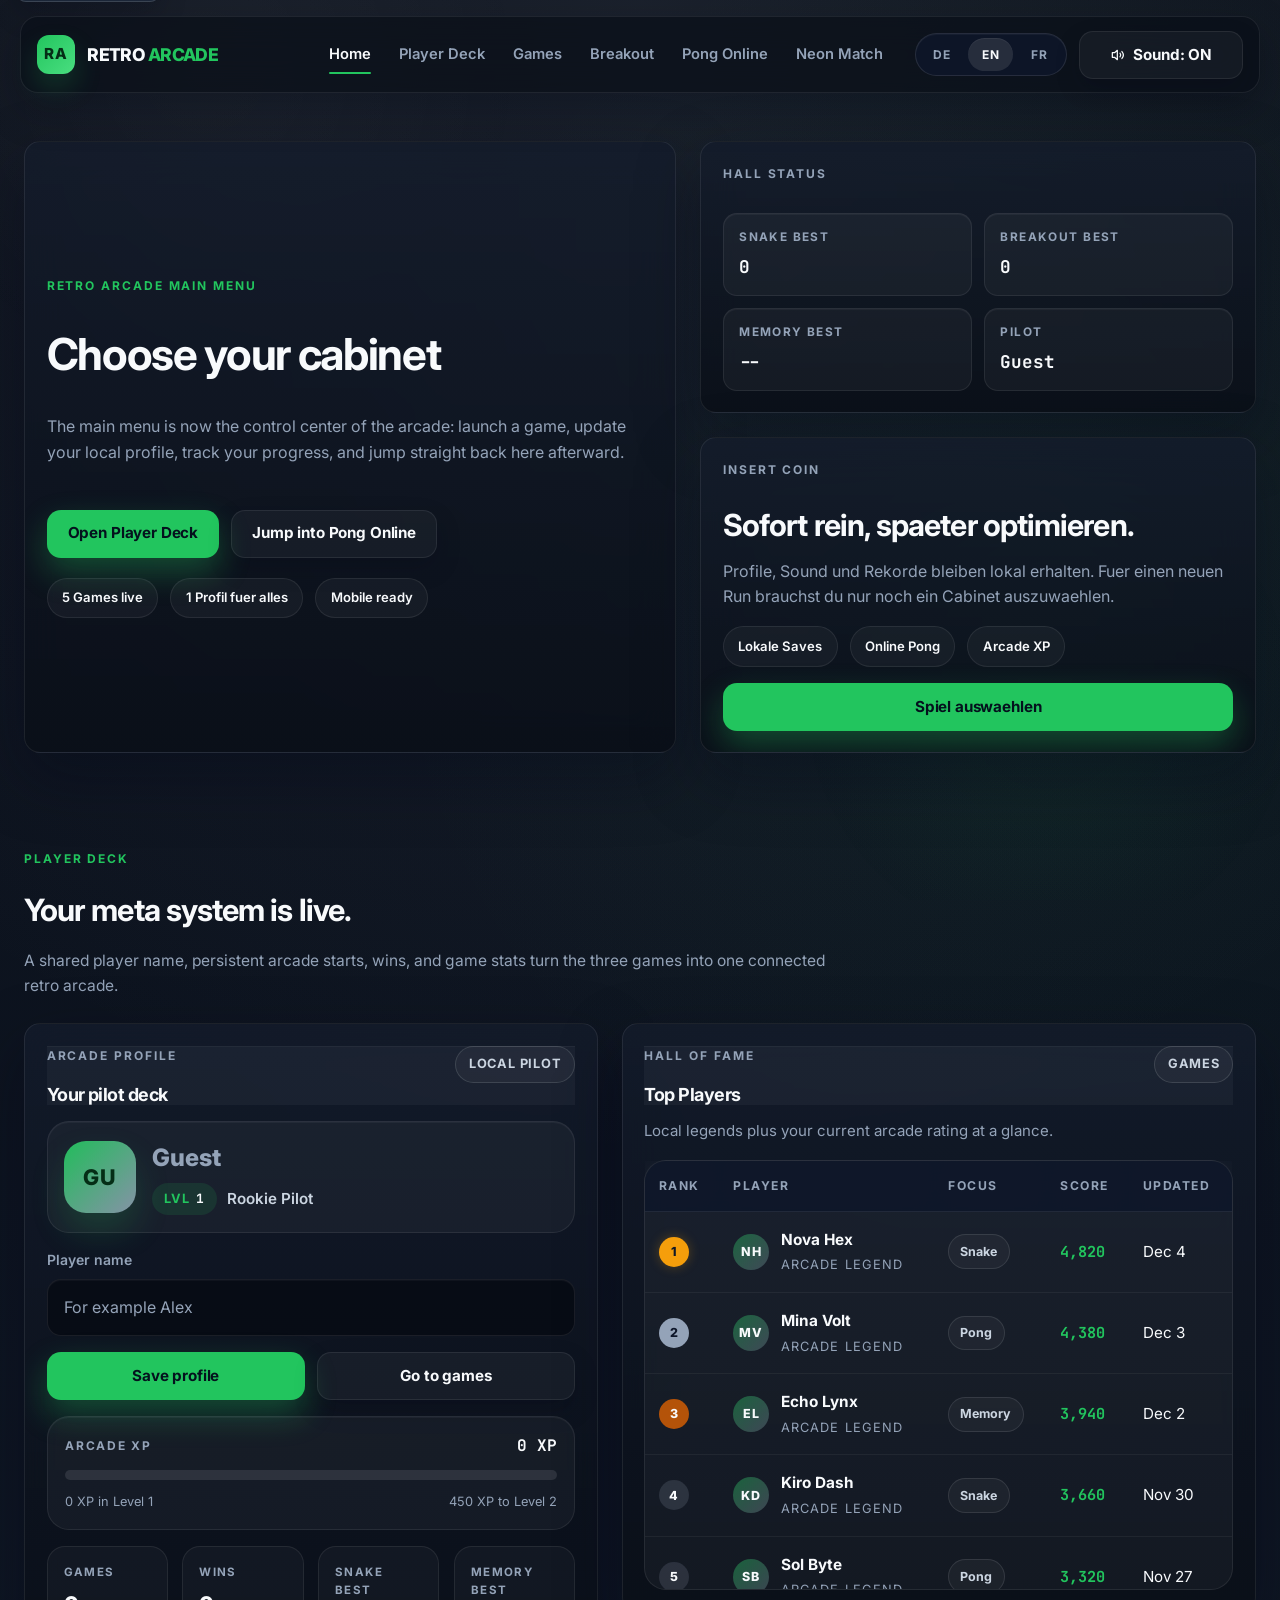
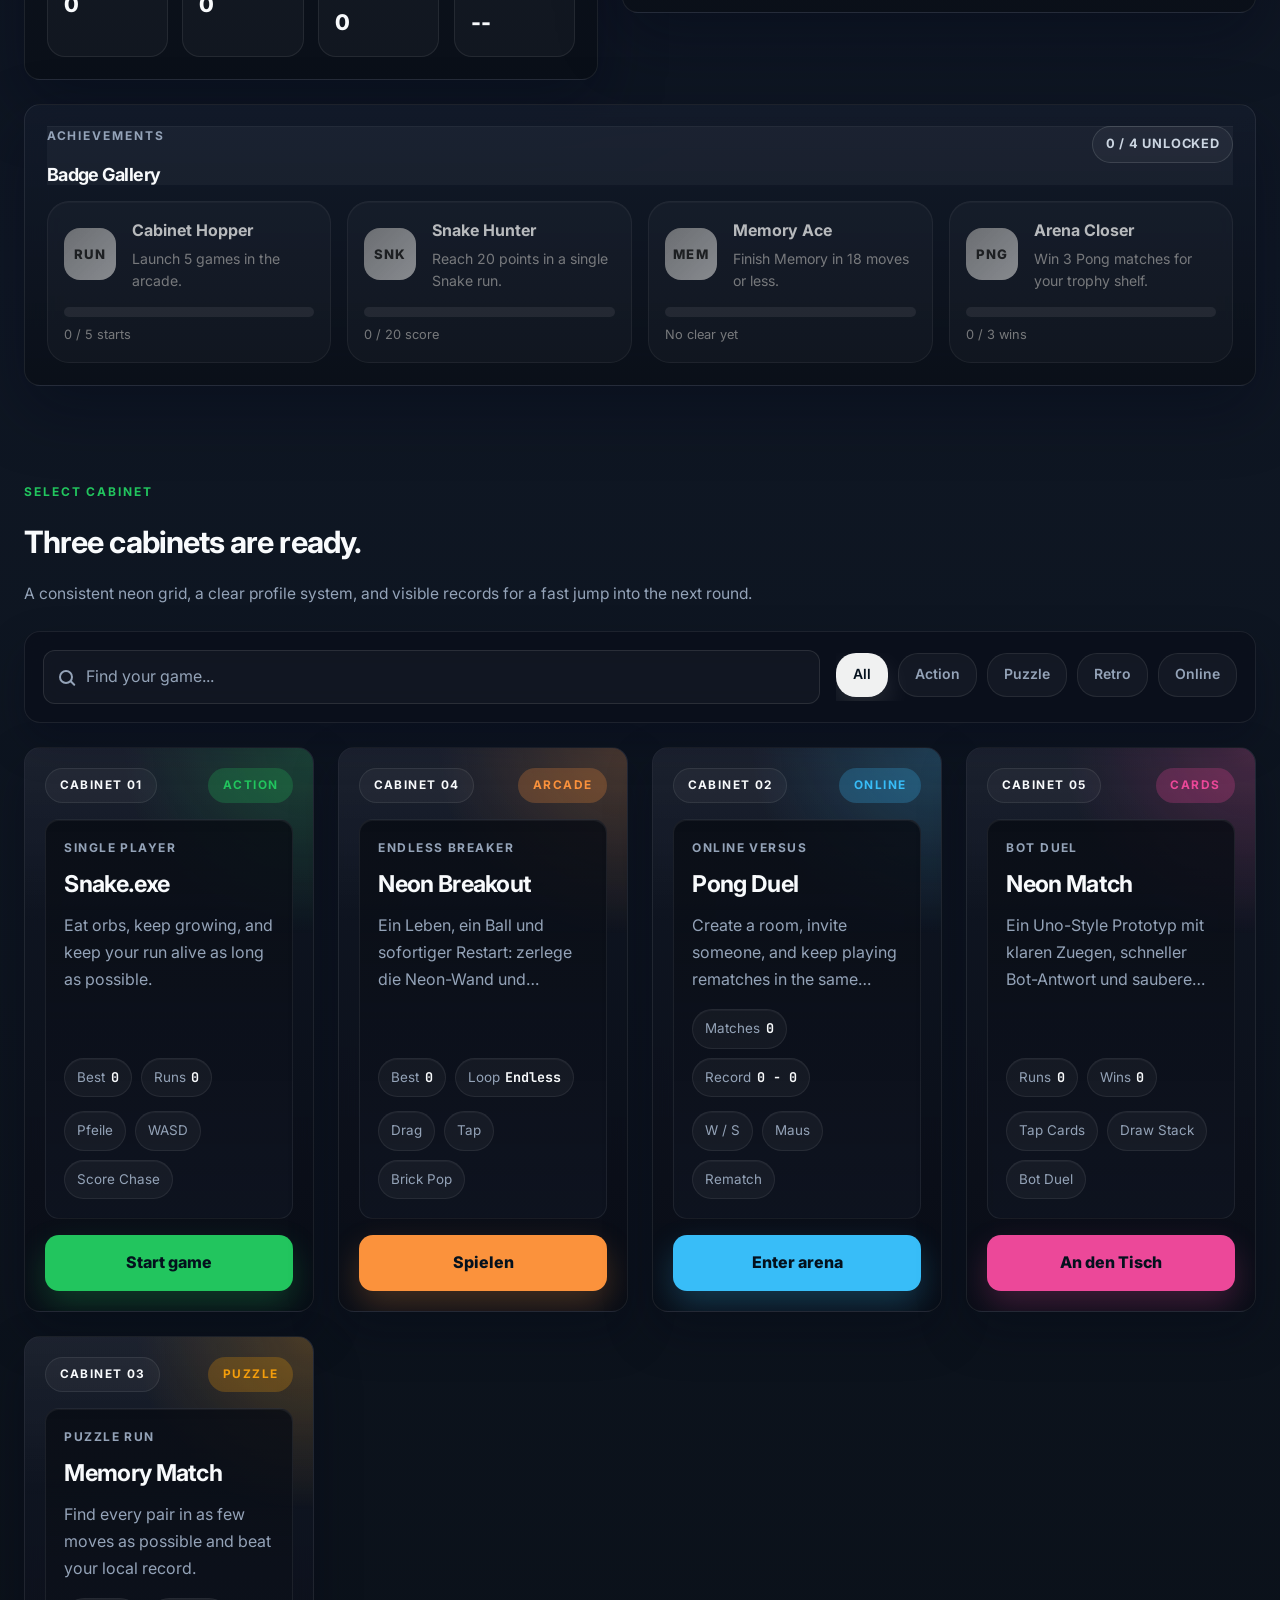
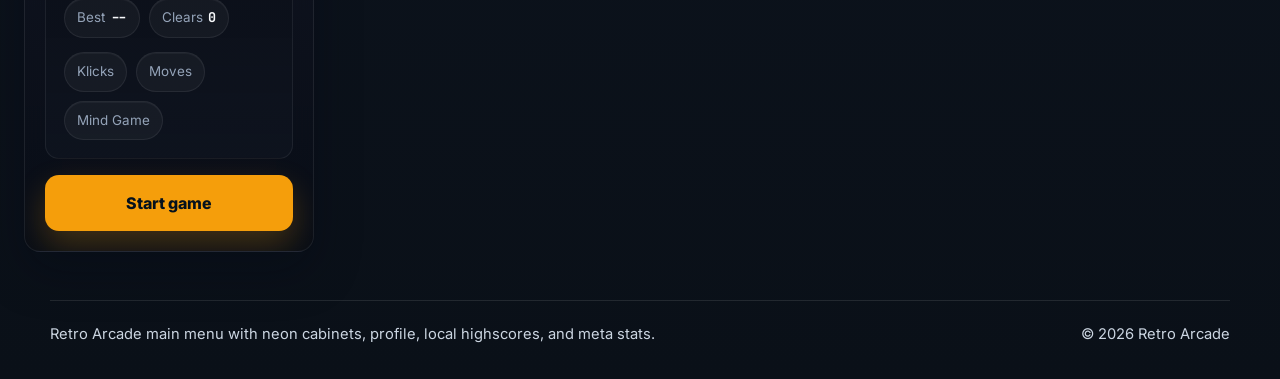
<file: index.html>
<!doctype html>
<html lang="de">
<head>
  <meta charset="utf-8">
  <meta name="viewport" content="width=device-width, initial-scale=1">
  <title>Retro Arcade | Hauptmenue</title>
  <meta
    name="description"
    content="Retro Arcade als Neon-Spielhalle mit Snake, Breakout, Pong, Neon Match und Memory auf eigenen Seiten."
  >
  <link rel="preconnect" href="https://fonts.googleapis.com">
  <link rel="preconnect" href="https://fonts.gstatic.com" crossorigin>
  <link href="https://fonts.googleapis.com/css2?family=Inter:wght@400;500;600;700;800&family=JetBrains+Mono:wght@600;700&display=swap" rel="stylesheet">
  <link rel="stylesheet" href="styles.css">
</head>
<body class="landing-page arcade-theme">
  <a class="skip-link" href="#content">Zum Inhalt springen</a>

  <header class="topbar main-header">
    <div class="container topbar-inner header-container">
      <a class="brand logo" href="index.html">
        <span class="brand-mark logo-icon">RA</span>
        <span class="logo-text">RETRO<span>ARCADE</span></span>
      </a>
      <button class="nav-toggle" type="button" data-nav-toggle aria-expanded="false" aria-controls="primary-nav" aria-label="Menue oeffnen">
        <span></span>
        <span></span>
        <span></span>
      </button>
      <nav class="nav-links main-nav" id="primary-nav" aria-label="Spiele Navigation">
        <ul>
          <li><a class="active" href="index.html">Home</a></li>
          <li><a href="#player-deck">Player Deck</a></li>
          <li><a href="#game-floor">Automaten</a></li>
          <li><a href="breakout.html">Breakout</a></li>
          <li><a href="pong.html">Pong Online</a></li>
          <li><a href="neon-match.html">Neon Match</a></li>
        </ul>
      </nav>
      <div class="topbar-controls header-actions">
        <button class="button button-secondary btn-outline topbar-sound" data-arcade-sound-toggle type="button">Sound: AN</button>
      </div>
    </div>
  </header>

  <main id="content" class="arcade-lobby content-shell">
    <section class="hero hero-landing arcade-hero">
      <div class="container content-wrapper arcade-hero-grid lobby-bento-grid">
        <article class="arcade-marquee lobby-bento-card lobby-intro-card">
          <p class="kicker">Retro Arcade Main Menu</p>
          <h1>Waehle dein naechstes Spiel ohne UI-Rauschen.</h1>
          <p class="lead">
            Fuenf Games, ein Profil und eine klare Navigation. Alles Wichtige liegt in ruhigen Bento-Flaechen, damit der Weg zum naechsten Run sofort sichtbar ist.
          </p>
          <div class="hero-actions lobby-hero-actions">
            <a class="button button-primary" href="#game-floor">Jetzt spielen</a>
            <a class="button button-secondary" href="#player-deck">Player Deck</a>
          </div>
          <div class="hero-inline-meta">
            <span>5 Games live</span>
            <span>1 Profil fuer alles</span>
            <span>Mobile ready</span>
          </div>
        </article>

        <aside class="arcade-status-grid lobby-side-grid">
          <article class="info-card lobby-monitor lobby-bento-card lobby-status-card">
            <p class="eyebrow">Hall Status</p>
            <div class="status-grid status-grid-wide arcade-score-grid">
              <div class="status-box">
                <span>Snake Best</span>
                <strong data-arcade-record="snake-score">0</strong>
              </div>
              <div class="status-box">
                <span>Breakout Best</span>
                <strong data-arcade-record="breakout-score">0</strong>
              </div>
              <div class="status-box">
                <span>Memory Best</span>
                <strong data-arcade-record="memory-best-moves">--</strong>
              </div>
              <div class="status-box">
                <span>Pilot</span>
                <strong data-arcade-profile-name>Gast</strong>
              </div>
            </div>
          </article>

          <article class="info-card lobby-monitor lobby-bento-card lobby-quick-card">
            <p class="eyebrow">Quick Start</p>
            <h2 class="lobby-card-title">Sofort rein, spaeter optimieren.</h2>
            <p class="lobby-card-copy">
              Profile, Sound und Rekorde bleiben lokal erhalten. Fuer einen neuen Run brauchst du nur noch ein Cabinet auszuwaehlen.
            </p>
            <div class="lobby-chip-row">
              <span>Lokale Saves</span>
              <span>Online Pong</span>
              <span>Arcade XP</span>
            </div>
            <a class="button button-primary lobby-card-action" href="#game-floor">Spiel auswaehlen</a>
          </article>
        </aside>
      </div>
    </section>

    <section class="section arcade-meta-section" id="player-deck">
      <div class="container content-wrapper">
        <div class="section-heading section-header">
          <div class="section-header-copy">
            <p class="kicker">Player Deck</p>
            <h2 class="section-title">Dein Meta-System ist live.</h2>
            <p class="lead compact-lead">
              Ein globaler Spielername, dauerhafte Arcade-Starts, Siege und Spielwerte machen aus vier Games jetzt eine zusammenhaengende Retro-Spielhalle.
            </p>
          </div>
        </div>

        <div class="arcade-dashboard-grid">
          <article class="info-card meta-card profile-hub" data-arcade-profile-scope data-reveal-card>
            <div class="card-header">
              <div class="card-heading">
                <p class="eyebrow">Arcade Profil</p>
                <h3>Dein Pilot-Deck</h3>
              </div>
              <span class="panel-chip" data-arcade-profile-status>Lokal aktiv</span>
            </div>

            <div class="profile-hero">
              <div class="profile-avatar" data-arcade-avatar-initials>GA</div>
              <div class="profile-identity">
                <p class="profile-name" data-arcade-profile-name>Gast</p>
                <div class="profile-meta">
                  <span class="profile-level-badge">LVL <strong data-arcade-level-number>1</strong></span>
                  <span class="profile-title" data-arcade-level-title>Rookie Pilot</span>
                </div>
              </div>
            </div>

            <label class="field-stack profile-editor" for="arcade-profile-name">
              <span>Spielername</span>
              <input
                class="text-field"
                id="arcade-profile-name"
                data-arcade-profile-input
                type="text"
                maxlength="18"
                autocomplete="nickname"
                placeholder="Zum Beispiel Alex"
              >
            </label>

            <div class="form-row form-row-compact">
              <button class="button button-primary" data-arcade-profile-save type="button">Profil speichern</button>
              <a class="button button-secondary" href="#game-floor">Zu den Spielen</a>
            </div>

            <div class="xp-panel">
              <div class="xp-header">
                <span class="xp-label">Arcade XP</span>
                <strong class="xp-total" data-arcade-xp-total>0 XP</strong>
              </div>
              <div class="xp-track" aria-hidden="true">
                <span class="xp-fill" data-arcade-xp-fill style="width: 0%"></span>
              </div>
              <div class="xp-meta">
                <span data-arcade-xp-current>0 XP in Level 1</span>
                <span data-arcade-xp-next>450 XP bis Level 2</span>
              </div>
            </div>

            <div class="profile-stats-grid">
              <article class="profile-stat" data-profile-stat="starts">
                <span>Games</span>
                <strong data-arcade-stat="total-starts">0</strong>
              </article>
              <article class="profile-stat" data-profile-stat="wins">
                <span>Siege</span>
                <strong data-arcade-stat="total-wins">0</strong>
              </article>
              <article class="profile-stat" data-profile-stat="snake">
                <span>Snake Best</span>
                <strong data-arcade-record="snake-score">0</strong>
              </article>
              <article class="profile-stat" data-profile-stat="memory">
                <span>Memory Best</span>
                <strong data-arcade-record="memory-best-moves">--</strong>
              </article>
            </div>
          </article>

          <article class="info-card highscore-card" data-reveal-card>
            <div class="card-header">
              <div class="card-heading">
                <p class="eyebrow">Hall of Fame</p>
                <h3>Top Spieler</h3>
              </div>
              <a class="btn-text" href="#game-floor">Spiele</a>
            </div>
            <p class="meta-hint leaderboard-hint">Lokale Legenden plus dein aktuelles Arcade-Rating auf einen Blick.</p>
            <div class="highscore-table-shell">
              <table class="highscore-table">
                <thead>
                  <tr>
                    <th>Rank</th>
                    <th>Spieler</th>
                    <th>Fokus</th>
                    <th>Score</th>
                    <th>Datum</th>
                  </tr>
                </thead>
                <tbody data-arcade-leaderboard-body>
                  <tr>
                    <td data-label="Rank"><span class="rank-badge gold">1</span></td>
                    <td data-label="Spieler">
                      <div class="user-cell">
                        <span class="user-avatar">NH</span>
                        <div>
                          <strong>Nova Hex</strong>
                          <span class="row-subtle">Arcade Legende</span>
                        </div>
                      </div>
                    </td>
                    <td data-label="Fokus"><span class="game-chip">Snake</span></td>
                    <td class="score-cell" data-label="Score">4,820</td>
                    <td data-label="Datum">Heute</td>
                  </tr>
                </tbody>
              </table>
            </div>
          </article>

          <article class="info-card achievement-panel" data-reveal-card>
            <div class="card-header">
              <div class="card-heading">
                <p class="eyebrow">Achievements</p>
                <h3>Badge-Vitrine</h3>
              </div>
              <span class="panel-chip" data-arcade-badge-summary>0 / 4 freigeschaltet</span>
            </div>
            <div class="achievement-grid">
              <article class="achievement-badge" data-achievement-card="starter">
                <div class="achievement-icon">RUN</div>
                <div class="achievement-copy">
                  <strong>Cabinet Hopper</strong>
                  <p>Starte 5 Spiele in der Arcade.</p>
                </div>
                <div class="achievement-progress-row">
                  <div class="achievement-track" aria-hidden="true"><span data-achievement-fill="starter"></span></div>
                  <span class="achievement-progress-text" data-achievement-progress="starter">0 / 5 Starts</span>
                </div>
              </article>

              <article class="achievement-badge" data-achievement-card="snake">
                <div class="achievement-icon">SNK</div>
                <div class="achievement-copy">
                  <strong>Snake Hunter</strong>
                  <p>Erreiche 20 Punkte in einem Snake-Run.</p>
                </div>
                <div class="achievement-progress-row">
                  <div class="achievement-track" aria-hidden="true"><span data-achievement-fill="snake"></span></div>
                  <span class="achievement-progress-text" data-achievement-progress="snake">0 / 20 Punkte</span>
                </div>
              </article>

              <article class="achievement-badge" data-achievement-card="memory">
                <div class="achievement-icon">MEM</div>
                <div class="achievement-copy">
                  <strong>Memory Ace</strong>
                  <p>Beende Memory in 18 Zuegen oder weniger.</p>
                </div>
                <div class="achievement-progress-row">
                  <div class="achievement-track" aria-hidden="true"><span data-achievement-fill="memory"></span></div>
                  <span class="achievement-progress-text" data-achievement-progress="memory">Noch kein Clear</span>
                </div>
              </article>

              <article class="achievement-badge" data-achievement-card="pong">
                <div class="achievement-icon">PNG</div>
                <div class="achievement-copy">
                  <strong>Arena Closer</strong>
                  <p>Gewinne 3 Pong-Matches fuer deine Vitrine.</p>
                </div>
                <div class="achievement-progress-row">
                  <div class="achievement-track" aria-hidden="true"><span data-achievement-fill="pong"></span></div>
                  <span class="achievement-progress-text" data-achievement-progress="pong">0 / 3 Siege</span>
                </div>
              </article>
            </div>
          </article>
        </div>
      </div>
    </section>

    <section class="section arcade-floor" id="game-floor">
      <div class="container content-wrapper">
        <div class="section-heading section-header">
          <div class="section-header-copy">
            <p class="kicker">Select Cabinet</p>
            <h2 class="section-title">Fuenf Automaten stehen bereit.</h2>
            <p class="lead compact-lead">
              Einheitliches Neon-Grid, klares Profil-System und direkt sichtbare Bestwerte fuer den schnellen Sprung in die naechste Runde.
            </p>
          </div>
        </div>

        <section class="filter-section bento-filter-section" aria-label="Spiele filtern">
          <div class="filter-container">
            <label class="search-wrapper" for="game-search">
              <span class="search-icon" aria-hidden="true"></span>
              <input
                id="game-search"
                data-game-search
                type="search"
                autocomplete="off"
                placeholder="Finde dein Spiel..."
                aria-label="Spiele durchsuchen"
              >
            </label>
            <div class="category-pills" aria-label="Kategorien filtern" role="group">
              <button class="pill is-active" data-filter-button data-filter="all" type="button" aria-pressed="true">Alle</button>
              <button class="pill" data-filter-button data-filter="action" type="button" aria-pressed="false">Action</button>
              <button class="pill" data-filter-button data-filter="puzzle" type="button" aria-pressed="false">Puzzle</button>
              <button class="pill" data-filter-button data-filter="retro" type="button" aria-pressed="false">Retro</button>
              <button class="pill" data-filter-button data-filter="multiplayer" type="button" aria-pressed="false">Online</button>
            </div>
          </div>
        </section>

        <div class="arcade-machine-grid game-grid" data-game-grid>
          <a
            class="arcade-machine snake-machine bento-game-card"
            data-reveal-card
            data-game-card
            data-game-category="action retro"
            data-search-index="snake snake.exe schlange score punkte chase single player retro orb speed arcade"
            href="snake.html"
          >
            <div class="machine-card-top">
              <span class="machine-marquee">Cabinet 01</span>
              <span class="machine-tag">Action</span>
            </div>
            <div class="machine-screen">
              <div class="machine-copy-block">
                <p class="machine-mode">Single Player</p>
                <h3 class="machine-title">Snake.exe</h3>
                <p class="machine-copy">
                  Friss Orbs, wachse weiter und halte deinen Lauf so lange wie moeglich am Leben.
                </p>
              </div>
              <div class="machine-screen-footer">
                <div class="machine-stats">
                  <span>Best <strong data-arcade-record="snake-score">0</strong></span>
                  <span>Runs <strong data-arcade-stat="snake-plays">0</strong></span>
                </div>
                <div class="machine-controls">
                  <span>Pfeile</span>
                  <span>WASD</span>
                  <span>Score Chase</span>
                </div>
              </div>
            </div>
            <span class="machine-cta">Spielen</span>
          </a>

          <a
            class="arcade-machine breakout-machine bento-game-card"
            data-reveal-card
            data-game-card
            data-game-category="action retro"
            data-search-index="breakout neon breakout arkanoid bricks blocks paddle ball endless retro score touch mobile"
            href="breakout.html"
          >
            <div class="machine-card-top">
              <span class="machine-marquee">Cabinet 04</span>
              <span class="machine-tag">Arcade</span>
            </div>
            <div class="machine-screen">
              <div class="machine-copy-block">
                <p class="machine-mode">Endless Breaker</p>
                <h3 class="machine-title">Neon Breakout</h3>
                <p class="machine-copy">
                  Ein Leben, ein Ball und sofortiger Restart: zerlege die Neon-Wand und ueberlebe so viele Wellen wie moeglich.
                </p>
              </div>
              <div class="machine-screen-footer">
                <div class="machine-stats">
                  <span>Best <strong data-arcade-record="breakout-score">0</strong></span>
                  <span>Loop <strong>Endless</strong></span>
                </div>
                <div class="machine-controls">
                  <span>Drag</span>
                  <span>Tap</span>
                  <span>Brick Pop</span>
                </div>
              </div>
            </div>
            <span class="machine-cta">Spielen</span>
          </a>

          <a
            class="arcade-machine pong-machine bento-game-card"
            data-reveal-card
            data-game-card
            data-game-category="action retro multiplayer"
            data-search-index="pong duel online multiplayer versus room code raum code rematch retro arena"
            href="pong.html"
          >
            <div class="machine-card-top">
              <span class="machine-marquee">Cabinet 02</span>
              <span class="machine-tag">Online</span>
            </div>
            <div class="machine-screen">
              <div class="machine-copy-block">
                <p class="machine-mode">Online Versus</p>
                <h3 class="machine-title">Pong Duel</h3>
                <p class="machine-copy">
                  Erstelle einen Raum, lade jemanden ein und spiele mit Revanche direkt im gleichen Match-Raum weiter.
                </p>
              </div>
              <div class="machine-screen-footer">
                <div class="machine-stats">
                  <span>Matches <strong data-arcade-stat="pong-matches">0</strong></span>
                  <span>Record <strong data-arcade-stat="pong-record">0 - 0</strong></span>
                </div>
                <div class="machine-controls">
                  <span>W / S</span>
                  <span>Maus</span>
                  <span>Rematch</span>
                </div>
              </div>
            </div>
            <span class="machine-cta">Arena oeffnen</span>
          </a>

          <a
            class="arcade-machine neon-match-machine bento-game-card"
            data-reveal-card
            data-game-card
            data-game-category="multiplayer retro cards"
            data-search-index="neon match uno cards karten colors farben bot singleplayer social multiplayer prototype"
            href="neon-match.html"
          >
            <div class="machine-card-top">
              <span class="machine-marquee">Cabinet 05</span>
              <span class="machine-tag">Cards</span>
            </div>
            <div class="machine-screen">
              <div class="machine-copy-block">
                <p class="machine-mode">Bot Duel</p>
                <h3 class="machine-title">Neon Match</h3>
                <p class="machine-copy">
                  Ein Uno-Style Prototyp mit klaren Zuegen, schneller Bot-Antwort und sauberem Card-Table im Cabinet.
                </p>
              </div>
              <div class="machine-screen-footer">
                <div class="machine-stats">
                  <span>Runs <strong data-arcade-stat="neon-match-plays">0</strong></span>
                  <span>Wins <strong data-arcade-stat="neon-match-wins">0</strong></span>
                </div>
                <div class="machine-controls">
                  <span>Tap Cards</span>
                  <span>Draw Stack</span>
                  <span>Bot Duel</span>
                </div>
              </div>
            </div>
            <span class="machine-cta">An den Tisch</span>
          </a>
          <a
            class="arcade-machine memory-machine bento-game-card"
            data-reveal-card
            data-game-card
            data-game-category="puzzle retro"
            data-search-index="memory match puzzle cards karten pairs paare moves zuege record retro brain"
            href="memory.html"
          >
            <div class="machine-card-top">
              <span class="machine-marquee">Cabinet 03</span>
              <span class="machine-tag">Puzzle</span>
            </div>
            <div class="machine-screen">
              <div class="machine-copy-block">
                <p class="machine-mode">Puzzle Run</p>
                <h3 class="machine-title">Memory Match</h3>
                <p class="machine-copy">
                  Finde alle Paare in moeglichst wenigen Zuegen und verbessere deinen lokalen Rekord.
                </p>
              </div>
              <div class="machine-screen-footer">
                <div class="machine-stats">
                  <span>Best <strong data-arcade-record="memory-best-moves">--</strong></span>
                  <span>Clears <strong data-arcade-stat="memory-wins">0</strong></span>
                </div>
                <div class="machine-controls">
                  <span>Klicks</span>
                  <span>Moves</span>
                  <span>Mind Game</span>
                </div>
              </div>
            </div>
            <span class="machine-cta">Spielen</span>
          </a>
        </div>

        <div class="game-grid-skeleton" data-game-grid-skeleton hidden aria-hidden="true">
          <article class="skeleton-card">
            <div class="skeleton-media"></div>
            <div class="skeleton-line skeleton-line-title"></div>
            <div class="skeleton-line"></div>
            <div class="skeleton-line skeleton-line-short"></div>
          </article>
          <article class="skeleton-card">
            <div class="skeleton-media"></div>
            <div class="skeleton-line skeleton-line-title"></div>
            <div class="skeleton-line"></div>
            <div class="skeleton-line skeleton-line-short"></div>
          </article>
          <article class="skeleton-card">
            <div class="skeleton-media"></div>
            <div class="skeleton-line skeleton-line-title"></div>
            <div class="skeleton-line"></div>
            <div class="skeleton-line skeleton-line-short"></div>
          </article>
        </div>

        <div class="game-grid-empty-state" data-game-grid-empty hidden>
          Noch keine Spiele passen zu deiner Suche oder dem aktiven Filter.
        </div>
      </div>
    </section>
  </main>

  <footer class="site-footer">
    <div class="container footer-inner">
      <p>Retro Arcade Hauptmenue mit Neon-Automaten, Profil und lokalen Meta-Werten.</p>
      <p>&copy; <span id="year"></span> Retro Arcade</p>
    </div>
  </footer>

  <script src="i18n.js"></script>
  <script src="app.js"></script>
</body>
</html>
</file>
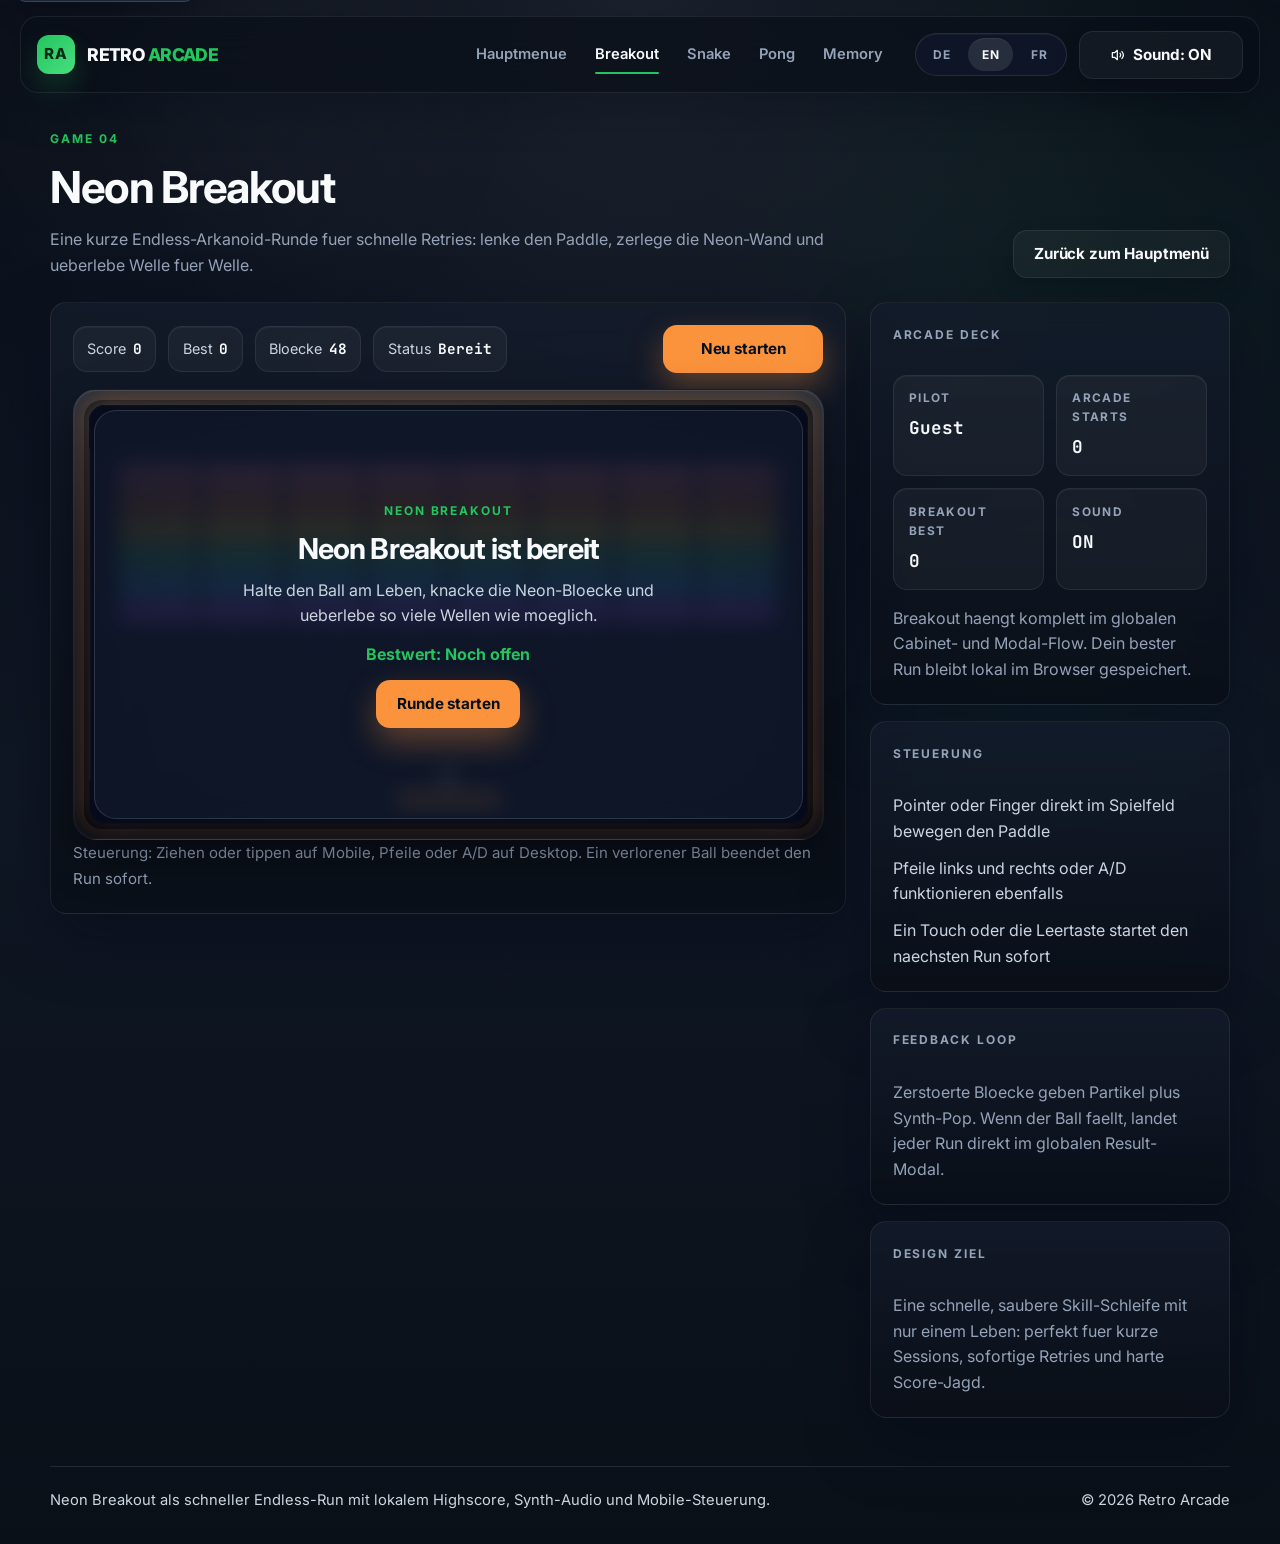
<file: breakout.html>
<!doctype html>
<html lang="de">
<head>
  <meta charset="utf-8">
  <meta name="viewport" content="width=device-width, initial-scale=1">
  <title>Neon Breakout | Retro Arcade</title>
  <meta
    name="description"
    content="Neon Breakout als schnelle Endless-Arkanoid-Runde mit Touch-Steuerung, Modal-Flow und lokalem Highscore."
  >
  <link rel="preconnect" href="https://fonts.googleapis.com">
  <link rel="preconnect" href="https://fonts.gstatic.com" crossorigin>
  <link href="https://fonts.googleapis.com/css2?family=Inter:wght@400;500;600;700;800&family=JetBrains+Mono:wght@600;700&display=swap" rel="stylesheet">
  <link rel="stylesheet" href="styles.css">
</head>
<body class="game-page breakout-theme">
  <a class="skip-link" href="#content">Zum Inhalt springen</a>

  <header class="topbar main-header">
    <div class="container topbar-inner header-container">
      <a class="brand logo" href="index.html">
        <span class="brand-mark logo-icon">RA</span>
        <span class="logo-text">RETRO<span>ARCADE</span></span>
      </a>
      <button class="nav-toggle" type="button" data-nav-toggle aria-expanded="false" aria-controls="breakout-nav" aria-label="Menue oeffnen">
        <span></span>
        <span></span>
        <span></span>
      </button>
      <nav class="nav-links main-nav" id="breakout-nav" aria-label="Spiele Navigation">
        <ul>
          <li><a href="index.html">Hauptmenue</a></li>
          <li><a class="active" href="breakout.html">Breakout</a></li>
          <li><a href="snake.html">Snake</a></li>
          <li><a href="pong.html">Pong</a></li>
          <li><a href="memory.html">Memory</a></li>
        </ul>
      </nav>
      <div class="topbar-controls header-actions">
        <button class="button button-secondary btn-outline topbar-sound" data-arcade-sound-toggle type="button">Sound: AN</button>
      </div>
    </div>
  </header>

  <main id="content" class="game-shell">
    <div class="container">
      <section class="page-intro">
        <div>
          <p class="kicker">Game 04</p>
          <h1>Neon Breakout</h1>
          <p class="lead">
            Eine kurze Endless-Arkanoid-Runde fuer schnelle Retries: lenke den Paddle, zerlege die Neon-Wand und ueberlebe Welle fuer Welle.
          </p>
        </div>
        <div class="page-actions">
          <a class="button button-secondary menu-return" href="index.html">Zur&uuml;ck zum Hauptmen&uuml;</a>
        </div>
      </section>

      <section class="game-layout game-layout-pong">
        <article class="stage-card stage-card-wide">
          <div class="stage-toolbar">
            <div class="hud hud-wide hud-online">
              <span>Score <strong id="breakout-score">0</strong></span>
              <span>Best <strong data-arcade-record="breakout-score">0</strong></span>
              <span>Bloecke <strong id="breakout-bricks">0</strong></span>
              <span>Status <strong id="breakout-status">Bereit</strong></span>
            </div>
            <button class="button button-primary stage-button" id="breakout-reset" type="button">Neu starten</button>
          </div>

          <div class="stage-viewport stage-viewport-wide arcade-cabinet">
            <canvas
              class="game-canvas game-canvas-wide"
              id="breakout-canvas"
              width="960"
              height="560"
              tabindex="0"
              aria-label="Neon Breakout Spiel"
            ></canvas>
            <div class="game-overlay" id="breakout-overlay" aria-live="polite">
              <p class="game-overlay-kicker">Neon Breakout</p>
              <h2 class="game-overlay-title" id="breakout-overlay-title">Neon Breakout ist bereit</h2>
              <p class="game-overlay-text" id="breakout-overlay-text">
                Halte den Ball am Leben, knacke die Neon-Bloecke und ueberlebe so viele Wellen wie moeglich.
              </p>
              <p class="game-overlay-meta" id="breakout-overlay-meta">Bestwert: 0</p>
              <div class="overlay-actions">
                <button class="button button-primary" id="breakout-overlay-action" type="button">Runde starten</button>
              </div>
            </div>
          </div>
          <p class="game-note">Steuerung: Ziehen oder tippen auf Mobile, Pfeile oder A/D auf Desktop. Ein verlorener Ball beendet den Run sofort.</p>
        </article>

        <aside class="info-stack">
          <article class="info-card meta-side-card">
            <p class="eyebrow">Arcade Deck</p>
            <div class="status-grid status-grid-wide">
              <div class="status-box">
                <span>Pilot</span>
                <strong data-arcade-profile-name>Gast</strong>
              </div>
              <div class="status-box">
                <span>Arcade Starts</span>
                <strong data-arcade-stat="total-starts">0</strong>
              </div>
              <div class="status-box">
                <span>Breakout Best</span>
                <strong data-arcade-record="breakout-score">0</strong>
              </div>
              <div class="status-box">
                <span>Sound</span>
                <strong data-arcade-sound-label>AN</strong>
              </div>
            </div>
            <p>
              Breakout haengt komplett im globalen Cabinet- und Modal-Flow. Dein bester Run bleibt lokal im Browser gespeichert.
            </p>
          </article>

          <article class="info-card">
            <p class="eyebrow">Steuerung</p>
            <ul class="plain-list compact-list">
              <li>Pointer oder Finger direkt im Spielfeld bewegen den Paddle</li>
              <li>Pfeile links und rechts oder A/D funktionieren ebenfalls</li>
              <li>Ein Touch oder die Leertaste startet den naechsten Run sofort</li>
            </ul>
          </article>

          <article class="info-card">
            <p class="eyebrow">Feedback Loop</p>
            <p>
              Zerstoerte Bloecke geben Partikel plus Synth-Pop. Wenn der Ball faellt, landet jeder Run direkt im globalen Result-Modal.
            </p>
          </article>

          <article class="info-card">
            <p class="eyebrow">Design Ziel</p>
            <p>
              Eine schnelle, saubere Skill-Schleife mit nur einem Leben: perfekt fuer kurze Sessions, sofortige Retries und harte Score-Jagd.
            </p>
          </article>
        </aside>
      </section>
    </div>
  </main>

  <footer class="site-footer">
    <div class="container footer-inner">
      <p>Neon Breakout als schneller Endless-Run mit lokalem Highscore, Synth-Audio und Mobile-Steuerung.</p>
      <p>&copy; <span id="year"></span> Retro Arcade</p>
    </div>
  </footer>

  <script src="i18n.js"></script>
  <script src="app.js"></script>
</body>
</html>
</file>
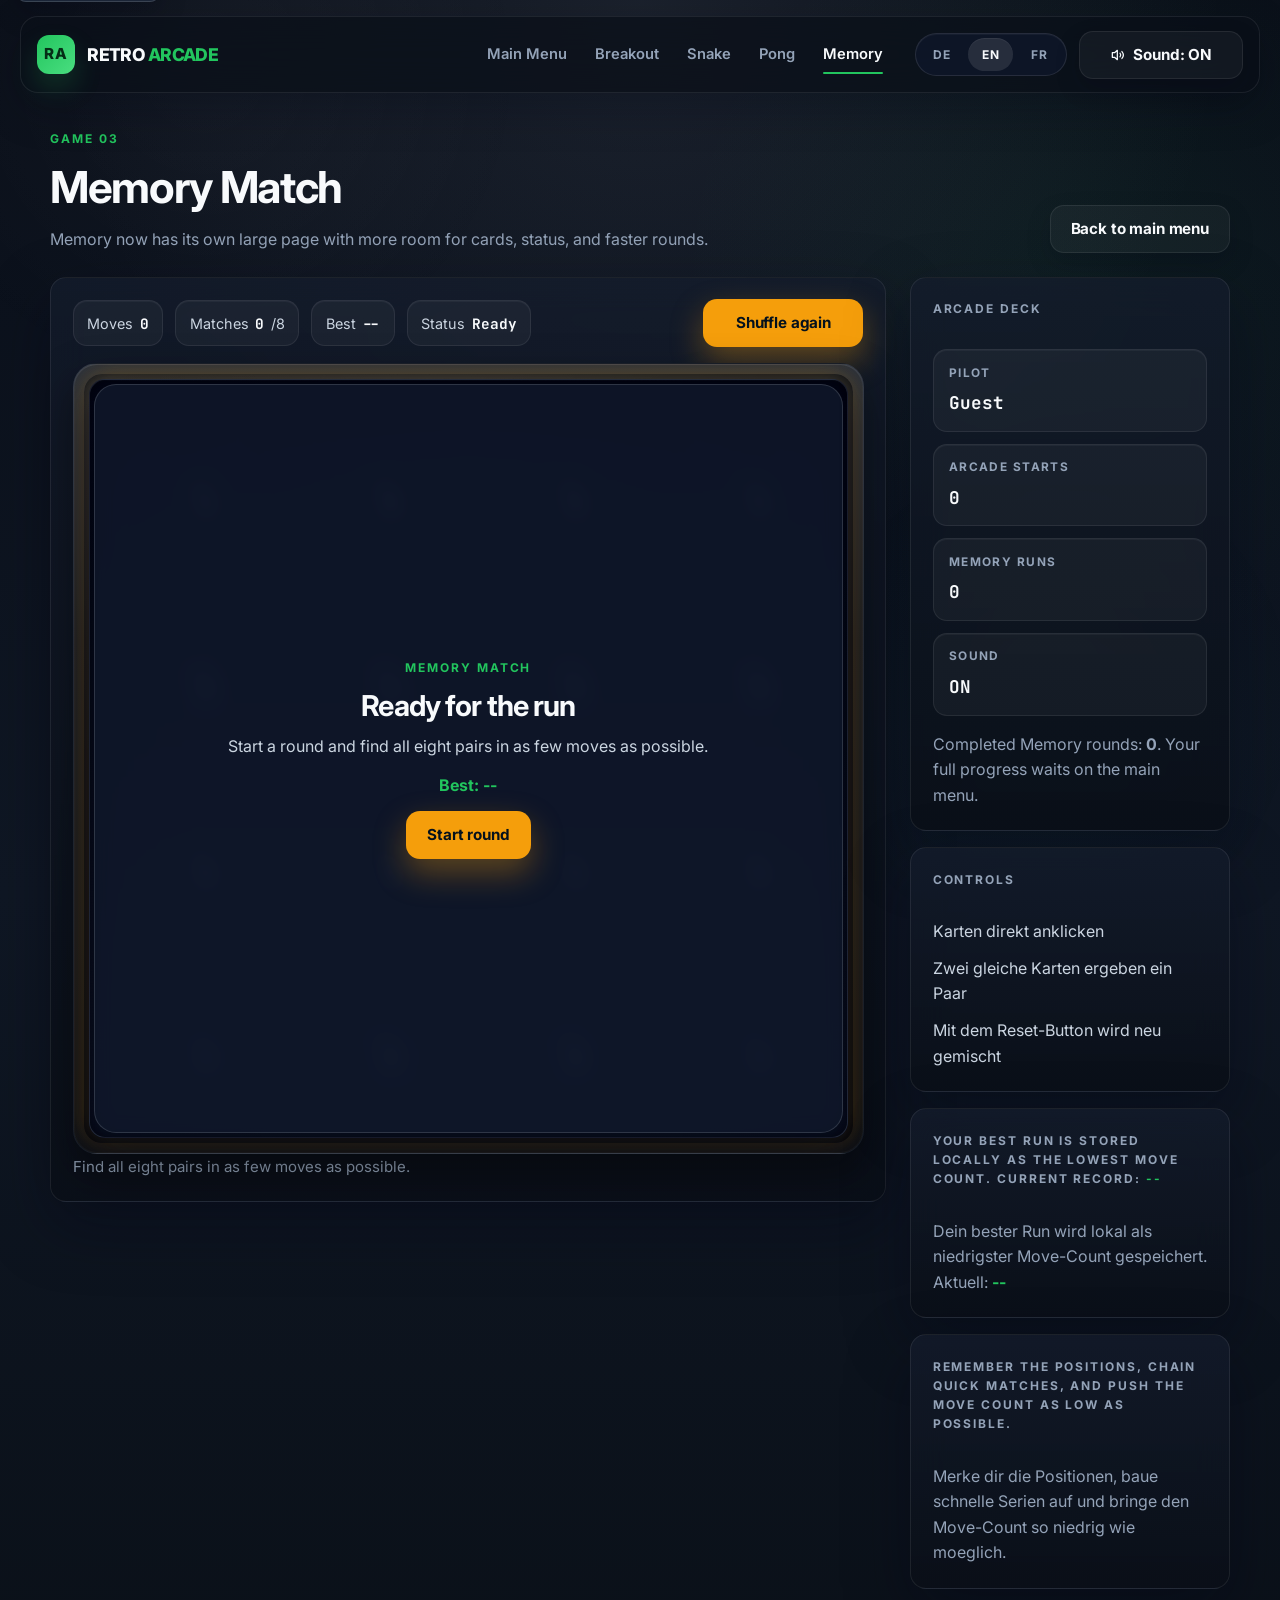
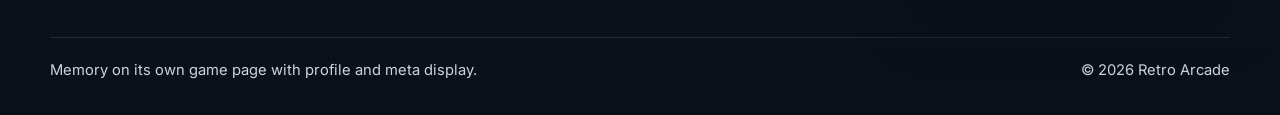
<file: memory.html>
<!doctype html>
<html lang="de">
<head>
  <meta charset="utf-8">
  <meta name="viewport" content="width=device-width, initial-scale=1">
  <title>Memory Match | Retro Arcade</title>
  <meta
    name="description"
    content="Memory als eigenstaendige Browser-Game-Seite mit grossem Kartenraster."
  >
  <link rel="preconnect" href="https://fonts.googleapis.com">
  <link rel="preconnect" href="https://fonts.gstatic.com" crossorigin>
  <link href="https://fonts.googleapis.com/css2?family=Inter:wght@400;500;600;700;800&family=JetBrains+Mono:wght@600;700&display=swap" rel="stylesheet">
  <link rel="stylesheet" href="styles.css">
</head>
<body class="game-page memory-theme">
  <a class="skip-link" href="#content">Zum Inhalt springen</a>

  <header class="topbar main-header">
    <div class="container topbar-inner header-container">
      <a class="brand logo" href="index.html">
        <span class="brand-mark logo-icon">RA</span>
        <span class="logo-text">RETRO<span>ARCADE</span></span>
      </a>
      <button class="nav-toggle" type="button" data-nav-toggle aria-expanded="false" aria-controls="memory-nav" aria-label="Menue oeffnen">
        <span></span>
        <span></span>
        <span></span>
      </button>
      <nav class="nav-links main-nav" id="memory-nav" aria-label="Spiele Navigation">
        <ul>
          <li><a href="index.html">Hauptmenue</a></li>
          <li><a href="breakout.html">Breakout</a></li>
          <li><a href="snake.html">Snake</a></li>
          <li><a href="pong.html">Pong</a></li>
          <li><a class="active" href="memory.html">Memory</a></li>
        </ul>
      </nav>
      <div class="topbar-controls header-actions">
        <button class="button button-secondary btn-outline topbar-sound" data-arcade-sound-toggle type="button">Sound: AN</button>
      </div>
    </div>
  </header>

  <main id="content" class="game-shell">
    <div class="container">
      <section class="page-intro">
        <div>
          <p class="kicker">Game 03</p>
          <h1>Memory Match</h1>
          <p class="lead">
            Die Memory-Runde hat jetzt ihre eigene grosse Seite mit mehr Platz fuer Karten, Status und schnellere Runden.
          </p>
        </div>
        <div class="page-actions">
          <a class="button button-secondary menu-return" href="index.html">Zur&uuml;ck zum Hauptmen&uuml;</a>
        </div>
      </section>

      <section class="game-layout">
        <article class="stage-card">
          <div class="stage-toolbar">
            <div class="hud hud-wide">
              <span>Zuege <strong id="memory-moves">0</strong></span>
              <span>Treffer <strong id="memory-matches">0</strong>/8</span>
              <span>Best <strong data-arcade-record="memory-best-moves">--</strong></span>
              <span>Status <strong id="memory-status">Bereit</strong></span>
            </div>
            <button class="button button-primary stage-button" id="memory-reset" type="button">Neu mischen</button>
          </div>

          <div class="stage-viewport arcade-cabinet">
            <div class="memory-stage">
              <div class="memory-grid memory-grid-large" id="memory-grid" aria-label="Memory Spielfeld"></div>
            </div>
            <div class="game-overlay" id="memory-overlay" aria-live="polite">
              <p class="game-overlay-kicker">Memory Match</p>
              <h2 class="game-overlay-title" id="memory-overlay-title">Bereit fuer den Run</h2>
              <p class="game-overlay-text" id="memory-overlay-text">
                Starte eine Runde und finde alle acht Paare in moeglichst wenigen Zuegen.
              </p>
              <p class="game-overlay-meta" id="memory-overlay-meta">Bestwert: --</p>
              <div class="overlay-actions">
                <button class="button button-primary" id="memory-overlay-action" type="button">Runde starten</button>
              </div>
            </div>
          </div>
          <p class="game-note">Finde alle acht Paare mit moeglichst wenigen Zuegen.</p>
        </article>

        <aside class="info-stack">
          <article class="info-card meta-side-card">
            <p class="eyebrow">Arcade Deck</p>
            <div class="status-grid status-grid-wide">
              <div class="status-box">
                <span>Pilot</span>
                <strong data-arcade-profile-name>Gast</strong>
              </div>
              <div class="status-box">
                <span>Arcade Starts</span>
                <strong data-arcade-stat="total-starts">0</strong>
              </div>
              <div class="status-box">
                <span>Memory Runs</span>
                <strong data-arcade-stat="memory-plays">0</strong>
              </div>
              <div class="status-box">
                <span>Sound</span>
                <strong data-arcade-sound-label>AN</strong>
              </div>
            </div>
            <p>
              Bisher geloeste Memory-Runden: <strong data-arcade-stat="memory-wins">0</strong>. Dein voller Fortschritt wartet im Hauptmenue.
            </p>
          </article>

          <article class="info-card">
            <p class="eyebrow">Steuerung</p>
            <ul class="plain-list compact-list">
              <li>Karten direkt anklicken</li>
              <li>Zwei gleiche Karten ergeben ein Paar</li>
              <li>Mit dem Reset-Button wird neu gemischt</li>
            </ul>
          </article>

          <article class="info-card">
            <p class="eyebrow">Bestleistung</p>
            <p>
              Dein bester Run wird lokal als niedrigster Move-Count gespeichert. Aktuell:
              <strong class="record-value" data-arcade-record="memory-best-moves">--</strong>
            </p>
          </article>

          <article class="info-card">
            <p class="eyebrow">Ziel</p>
            <p>
              Merke dir die Positionen, baue schnelle Serien auf und bringe den Move-Count so niedrig wie moeglich.
            </p>
          </article>
        </aside>
      </section>
    </div>
  </main>

  <footer class="site-footer">
    <div class="container footer-inner">
      <p>Memory auf eigener Spielseite mit Profil- und Meta-Anzeige.</p>
      <p>&copy; <span id="year"></span> Retro Arcade</p>
    </div>
  </footer>

  <script src="i18n.js"></script>
  <script src="app.js"></script>
</body>
</html>
</file>
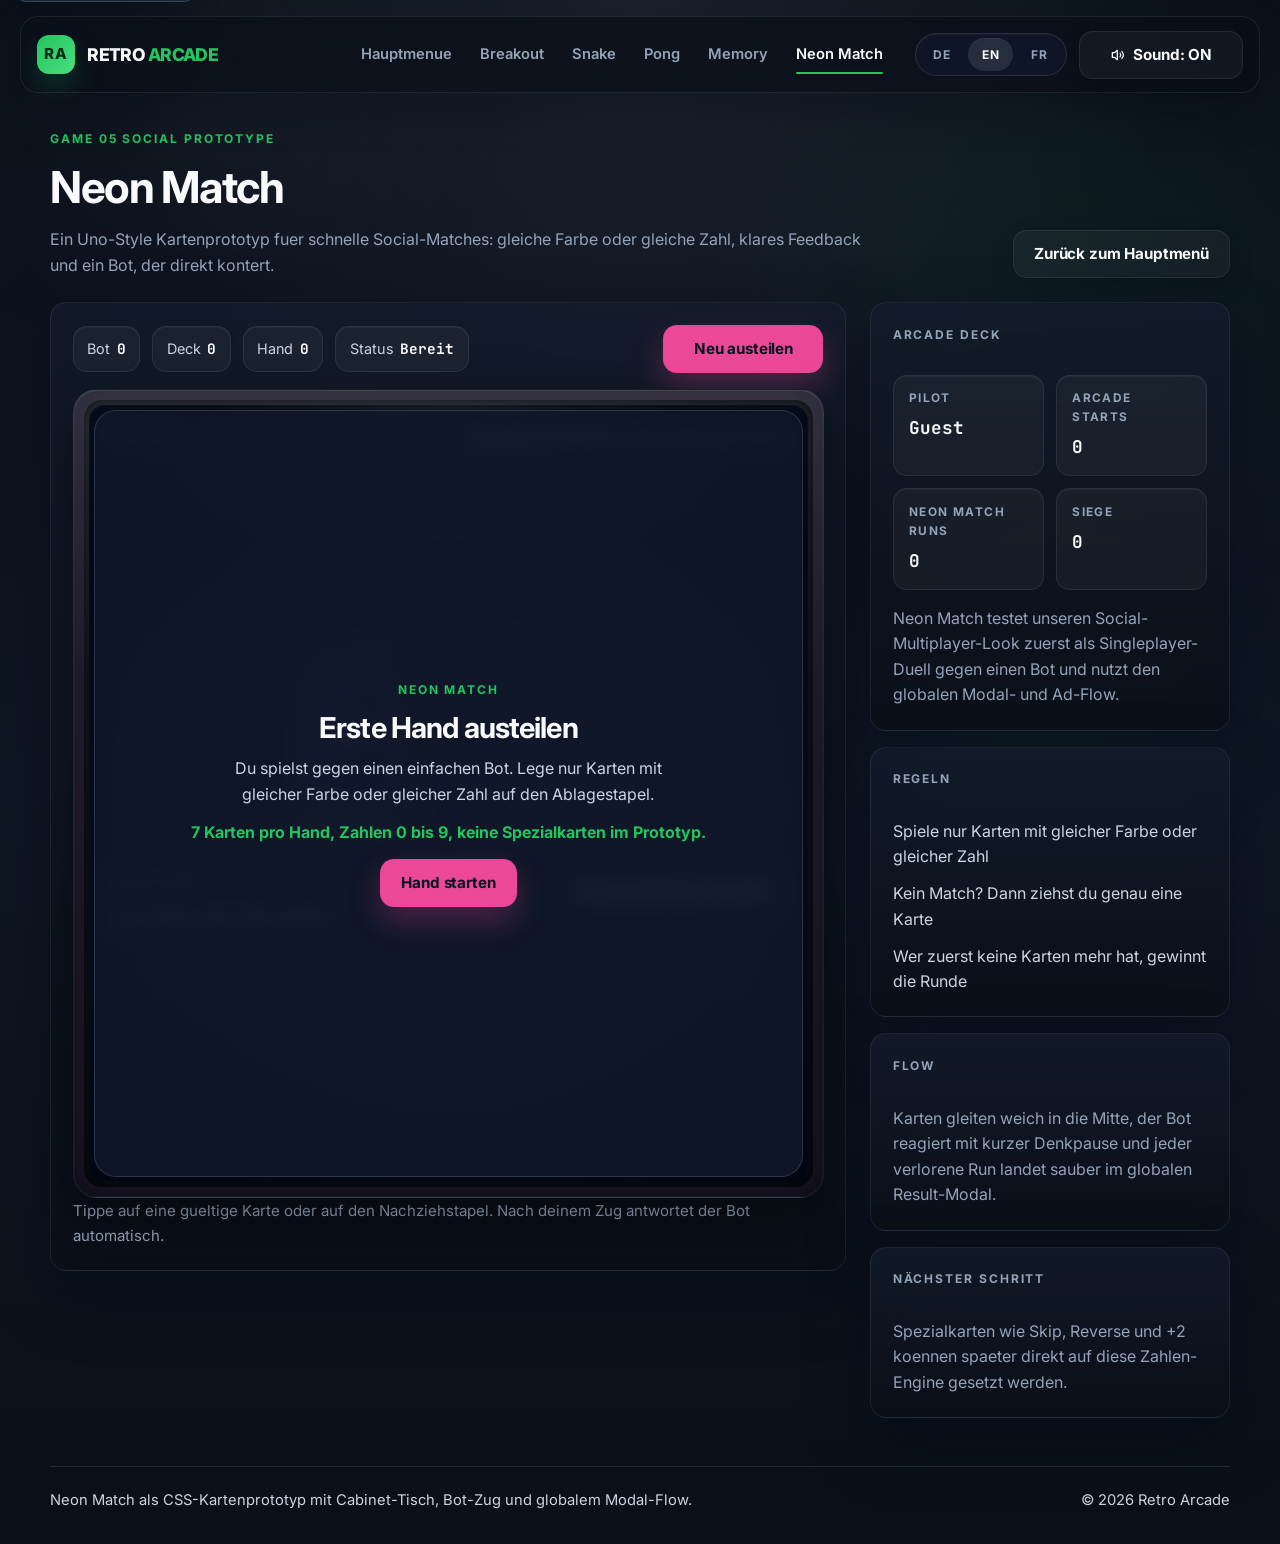
<file: neon-match.html>
<!doctype html>
<html lang="de">
<head>
  <meta charset="utf-8">
  <meta name="viewport" content="width=device-width, initial-scale=1">
  <title>Neon Match | Retro Arcade</title>
  <meta
    name="description"
    content="Neon Match als Uno-Style Singleplayer-Prototyp mit CSS-Karten, Bot-Zug und Cabinet-Tisch."
  >
  <link rel="preconnect" href="https://fonts.googleapis.com">
  <link rel="preconnect" href="https://fonts.gstatic.com" crossorigin>
  <link href="https://fonts.googleapis.com/css2?family=Inter:wght@400;500;600;700;800&family=JetBrains+Mono:wght@600;700&display=swap" rel="stylesheet">
  <link rel="stylesheet" href="styles.css">
</head>
<body class="game-page neon-match-theme">
  <a class="skip-link" href="#content">Zum Inhalt springen</a>

  <header class="topbar main-header">
    <div class="container topbar-inner header-container">
      <a class="brand logo" href="index.html">
        <span class="brand-mark logo-icon">RA</span>
        <span class="logo-text">RETRO<span>ARCADE</span></span>
      </a>
      <button class="nav-toggle" type="button" data-nav-toggle aria-expanded="false" aria-controls="neon-match-nav" aria-label="Menue oeffnen">
        <span></span>
        <span></span>
        <span></span>
      </button>
      <nav class="nav-links main-nav" id="neon-match-nav" aria-label="Spiele Navigation">
        <ul>
          <li><a href="index.html">Hauptmenue</a></li>
          <li><a href="breakout.html">Breakout</a></li>
          <li><a href="snake.html">Snake</a></li>
          <li><a href="pong.html">Pong</a></li>
          <li><a href="memory.html">Memory</a></li>
          <li><a class="active" href="neon-match.html">Neon Match</a></li>
        </ul>
      </nav>
      <div class="topbar-controls header-actions">
        <button class="button button-secondary btn-outline topbar-sound" data-arcade-sound-toggle type="button">Sound: AN</button>
      </div>
    </div>
  </header>

  <main id="content" class="game-shell">
    <div class="container">
      <section class="page-intro">
        <div>
          <p class="kicker">Game 05 Social Prototype</p>
          <h1>Neon Match</h1>
          <p class="lead">
            Ein Uno-Style Kartenprototyp fuer schnelle Social-Matches: gleiche Farbe oder gleiche Zahl, klares Feedback und ein Bot, der direkt kontert.
          </p>
        </div>
        <div class="page-actions">
          <a class="button button-secondary menu-return" href="index.html">Zur&uuml;ck zum Hauptmen&uuml;</a>
        </div>
      </section>

      <section class="game-layout game-layout-pong">
        <article class="stage-card stage-card-wide">
          <div class="stage-toolbar">
            <div class="hud hud-wide hud-online">
              <span>Bot <strong id="neon-match-bot-count">7</strong></span>
              <span>Deck <strong id="neon-match-deck-count">0</strong></span>
              <span>Hand <strong id="neon-match-player-count">7</strong></span>
              <span>Status <strong id="neon-match-status">Bereit</strong></span>
            </div>
            <button class="button button-primary stage-button" id="neon-match-reset" type="button">Neu austeilen</button>
          </div>

          <div class="stage-viewport stage-viewport-wide arcade-cabinet">
            <div class="neon-match-stage" id="neon-match-stage">
              <canvas class="neon-match-particles" id="neon-match-particles" aria-hidden="true"></canvas>
              <section class="neon-match-table" aria-label="Neon Match Spieltisch">
                <div class="neon-match-opponent">
                  <div class="neon-match-seat-head">
                    <p class="eyebrow">Gegner</p>
                    <p class="neon-match-seat-copy" id="neon-match-opponent-copy">Der Bot sucht nach einer passenden Karte.</p>
                  </div>
                  <div class="neon-match-opponent-hand" id="neon-match-bot-hand" aria-label="Handkarten des Bots"></div>
                </div>

                <div class="neon-match-center">
                  <button class="neon-match-stack neon-match-draw-pile" id="neon-match-draw" type="button" aria-label="Karte nachziehen">
                    <span class="neon-match-stack-label">Nachziehen</span>
                    <span class="neon-match-stack-body">
                      <span class="neon-match-stack-mark">NM</span>
                    </span>
                    <strong class="neon-match-stack-meta" id="neon-match-draw-meta">Ziehe eine Karte</strong>
                  </button>

                  <div class="neon-match-stack neon-match-discard-pile" id="neon-match-discard" aria-live="polite"></div>
                </div>

                <div class="neon-match-player">
                  <div class="neon-match-seat-head neon-match-seat-head-player">
                    <div>
                      <p class="eyebrow">Deine Hand</p>
                      <p class="neon-match-turn" id="neon-match-turn">Lege Farbe oder Zahl passend.</p>
                    </div>
                    <span class="neon-match-hint" id="neon-match-hint">Nur passende Karten sind aktiv.</span>
                  </div>
                  <div class="neon-match-player-hand" id="neon-match-player-hand" aria-label="Deine Handkarten"></div>
                </div>
              </section>
            </div>
            <div class="game-overlay" id="neon-match-overlay" aria-live="polite">
              <p class="game-overlay-kicker">Neon Match</p>
              <h2 class="game-overlay-title" id="neon-match-overlay-title">Erste Hand austeilen</h2>
              <p class="game-overlay-text" id="neon-match-overlay-text">
                Du spielst gegen einen einfachen Bot. Lege nur Karten mit gleicher Farbe oder gleicher Zahl auf den Ablagestapel.
              </p>
              <p class="game-overlay-meta" id="neon-match-overlay-meta">7 Karten pro Hand, Zahlen 0 bis 9, keine Spezialkarten im Prototyp.</p>
              <div class="overlay-actions">
                <button class="button button-primary" id="neon-match-overlay-action" type="button">Hand starten</button>
              </div>
            </div>
          </div>
          <p class="game-note">Tippe auf eine gueltige Karte oder auf den Nachziehstapel. Nach deinem Zug antwortet der Bot automatisch.</p>
        </article>

        <aside class="info-stack">
          <article class="info-card meta-side-card">
            <p class="eyebrow">Arcade Deck</p>
            <div class="status-grid status-grid-wide">
              <div class="status-box">
                <span>Pilot</span>
                <strong data-arcade-profile-name>Gast</strong>
              </div>
              <div class="status-box">
                <span>Arcade Starts</span>
                <strong data-arcade-stat="total-starts">0</strong>
              </div>
              <div class="status-box">
                <span>Neon Match Runs</span>
                <strong data-arcade-stat="neon-match-plays">0</strong>
              </div>
              <div class="status-box">
                <span>Siege</span>
                <strong data-arcade-stat="neon-match-wins">0</strong>
              </div>
            </div>
            <p>
              Neon Match testet unseren Social-Multiplayer-Look zuerst als Singleplayer-Duell gegen einen Bot und nutzt den globalen Modal- und Ad-Flow.
            </p>
          </article>

          <article class="info-card">
            <p class="eyebrow">Regeln</p>
            <ul class="plain-list compact-list">
              <li>Spiele nur Karten mit gleicher Farbe oder gleicher Zahl</li>
              <li>Kein Match? Dann ziehst du genau eine Karte</li>
              <li>Wer zuerst keine Karten mehr hat, gewinnt die Runde</li>
            </ul>
          </article>

          <article class="info-card">
            <p class="eyebrow">Flow</p>
            <p>
              Karten gleiten weich in die Mitte, der Bot reagiert mit kurzer Denkpause und jeder verlorene Run landet sauber im globalen Result-Modal.
            </p>
          </article>

          <article class="info-card">
            <p class="eyebrow">N&auml;chster Schritt</p>
            <p>
              Spezialkarten wie Skip, Reverse und +2 koennen spaeter direkt auf diese Zahlen-Engine gesetzt werden.
            </p>
          </article>
        </aside>
      </section>
    </div>
  </main>

  <footer class="site-footer">
    <div class="container footer-inner">
      <p>Neon Match als CSS-Kartenprototyp mit Cabinet-Tisch, Bot-Zug und globalem Modal-Flow.</p>
      <p>&copy; <span id="year"></span> Retro Arcade</p>
    </div>
  </footer>

  <script src="i18n.js"></script>
  <script src="app.js"></script>
</body>
</html>
</file>
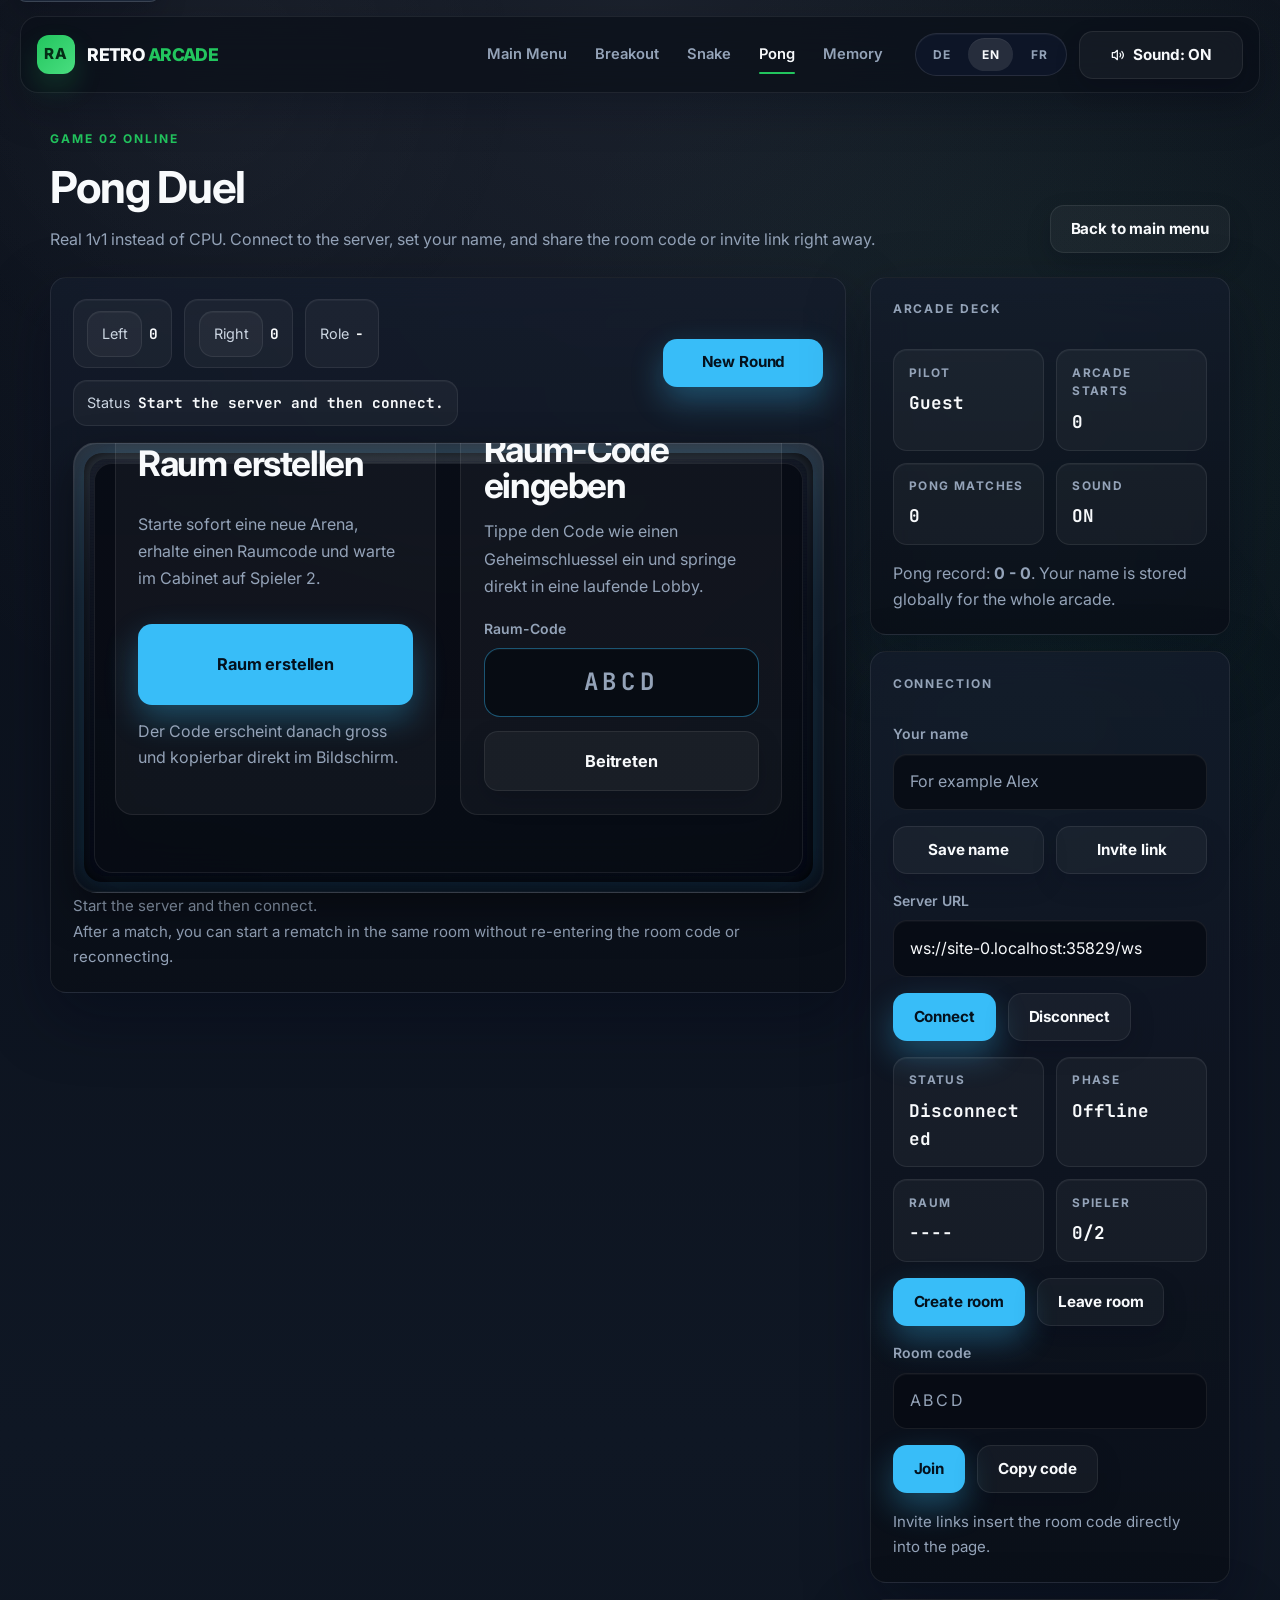
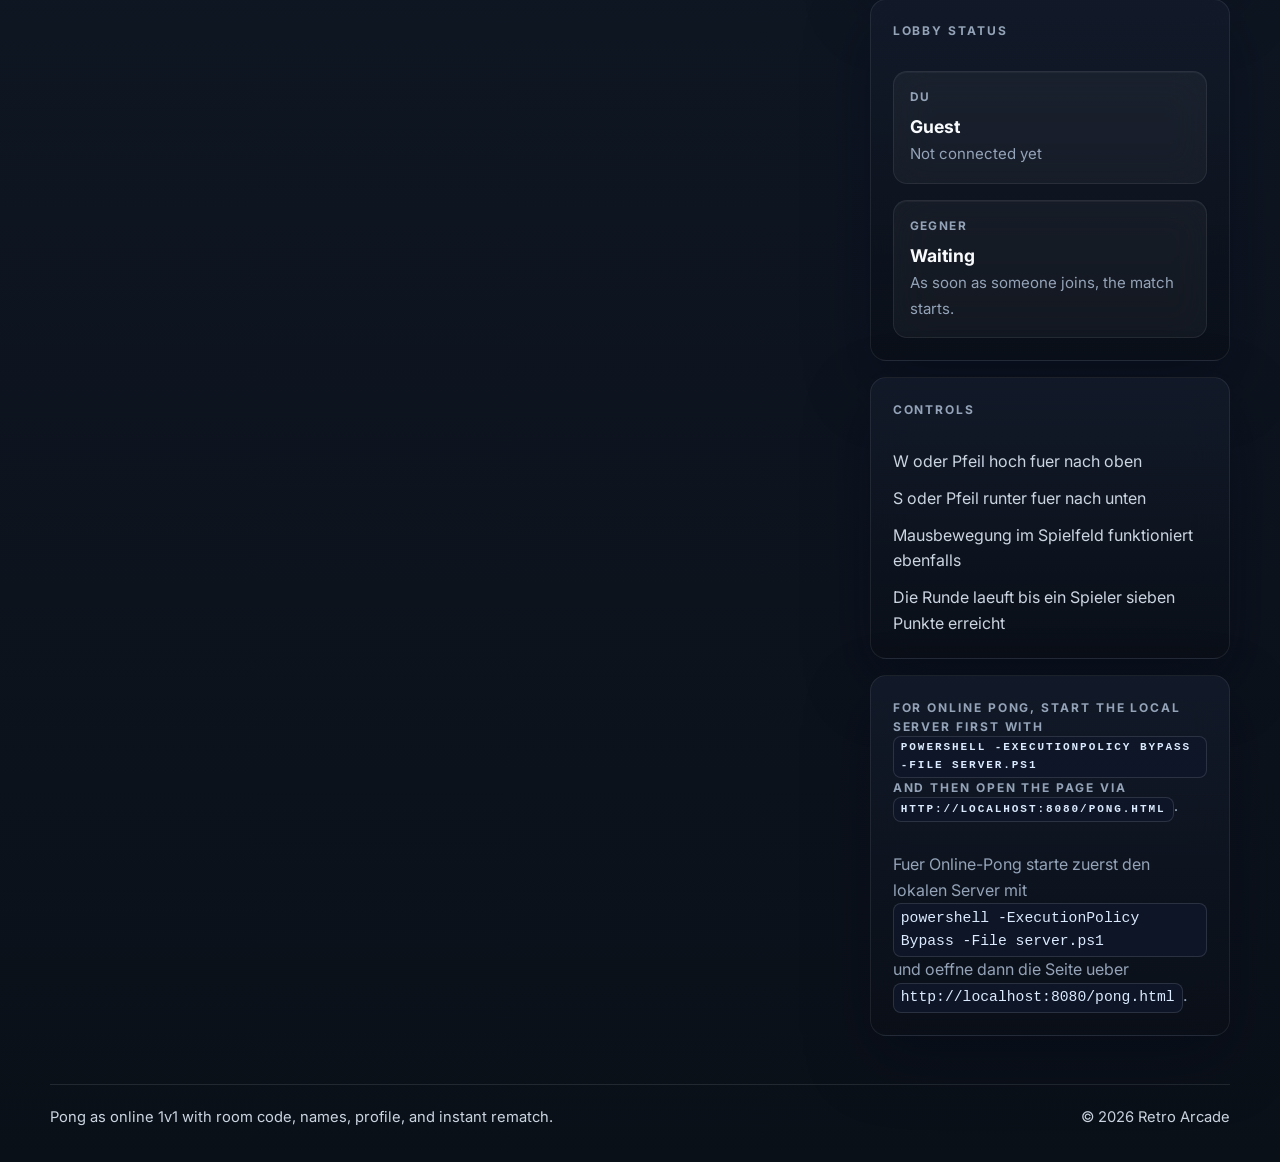
<file: pong.html>
<!doctype html>
<html lang="de">
<head>
  <meta charset="utf-8">
  <meta name="viewport" content="width=device-width, initial-scale=1">
  <title>Pong Online | Retro Arcade</title>
  <meta
    name="description"
    content="Echter 1v1 Online-Pong mit Raumcode, Einladungslink und grosser Arena."
  >
  <link rel="preconnect" href="https://fonts.googleapis.com">
  <link rel="preconnect" href="https://fonts.gstatic.com" crossorigin>
  <link href="https://fonts.googleapis.com/css2?family=Inter:wght@400;500;600;700;800&family=JetBrains+Mono:wght@600;700&display=swap" rel="stylesheet">
  <link rel="stylesheet" href="styles.css">
</head>
<body class="game-page pong-theme pong-online-page">
  <a class="skip-link" href="#content">Zum Inhalt springen</a>

  <header class="topbar main-header">
    <div class="container topbar-inner header-container">
      <a class="brand logo" href="index.html">
        <span class="brand-mark logo-icon">RA</span>
        <span class="logo-text">RETRO<span>ARCADE</span></span>
      </a>
      <button class="nav-toggle" type="button" data-nav-toggle aria-expanded="false" aria-controls="pong-nav" aria-label="Menue oeffnen">
        <span></span>
        <span></span>
        <span></span>
      </button>
      <nav class="nav-links main-nav" id="pong-nav" aria-label="Spiele Navigation">
        <ul>
          <li><a href="index.html">Hauptmenue</a></li>
          <li><a href="breakout.html">Breakout</a></li>
          <li><a href="snake.html">Snake</a></li>
          <li><a class="active" href="pong.html">Pong</a></li>
          <li><a href="memory.html">Memory</a></li>
        </ul>
      </nav>
      <div class="topbar-controls header-actions">
        <button class="button button-secondary btn-outline topbar-sound" data-arcade-sound-toggle type="button">Sound: AN</button>
      </div>
    </div>
  </header>

  <main id="content" class="game-shell">
    <div class="container">
      <section class="page-intro">
        <div>
          <p class="kicker">Game 02 Online</p>
          <h1>Pong Duel</h1>
          <p class="lead">
            Echtes 1v1 statt CPU. Verbinde dich mit dem Server, vergib dir einen Namen und schicke den Raumcode oder Link direkt weiter.
          </p>
        </div>
        <div class="page-actions">
          <a class="button button-secondary menu-return" href="index.html">Zur&uuml;ck zum Hauptmen&uuml;</a>
        </div>
      </section>

      <section class="game-layout game-layout-pong">
        <article class="stage-card stage-card-wide">
          <div class="stage-toolbar">
            <div class="hud hud-wide hud-online">
              <span><span class="hud-label" id="pong-player-label">Links</span><strong id="pong-player-score">0</strong></span>
              <span><span class="hud-label" id="pong-ai-label">Rechts</span><strong id="pong-ai-score">0</strong></span>
              <span>Rolle <strong id="pong-role">-</strong></span>
              <span>Status <strong id="pong-status">Nicht verbunden</strong></span>
            </div>
            <button class="button button-primary stage-button" id="pong-reset" type="button">Neue Runde</button>
          </div>

          <div class="stage-viewport stage-viewport-wide arcade-cabinet">
            <canvas
              class="game-canvas game-canvas-wide pong-stage-canvas"
              id="pong-canvas"
              width="960"
              height="560"
              tabindex="0"
              aria-label="Online Pong Spiel"
            ></canvas>
            <div class="pong-lobby-screen" id="pong-lobby-screen" aria-live="polite">
              <div class="pong-lobby-shell">
                <header class="pong-lobby-header">
                  <p class="pong-lobby-kicker">Online Lobby</p>
                  <h2>Raum starten oder betreten</h2>
                  <p class="pong-lobby-copy">
                    Zwei klare Wege in die Arena: erstelle einen Raum und teile den Code oder gib einen bestehenden Code ein und springe direkt hinein.
                  </p>
                </header>
                <div class="pong-lobby-strip" aria-hidden="true">
                  <span>Schneller Einstieg</span>
                  <span>Live Raumcode</span>
                  <span>Mobile ready</span>
                </div>
                <div class="pong-lobby-actions" id="pong-lobby-actions">
                  <section class="pong-lobby-card">
                    <div class="pong-lobby-card-header">
                      <p class="pong-lobby-kicker">Host</p>
                      <h2>Raum erstellen</h2>
                      <p class="pong-lobby-copy">
                        Starte sofort eine neue Arena, erhalte einen Raumcode und warte im Cabinet auf Spieler 2.
                      </p>
                    </div>
                    <div class="pong-lobby-card-footer">
                      <button class="button button-primary pong-lobby-button" id="pong-lobby-create" type="button">Raum erstellen</button>
                      <p class="pong-lobby-card-note">Der Code erscheint danach gross und kopierbar direkt im Bildschirm.</p>
                    </div>
                  </section>
                  <section class="pong-lobby-card">
                    <div class="pong-lobby-card-header">
                      <p class="pong-lobby-kicker">Join</p>
                      <h2>Raum-Code eingeben</h2>
                      <p class="pong-lobby-copy">
                        Tippe den Code wie einen Geheimschluessel ein und springe direkt in eine laufende Lobby.
                      </p>
                    </div>
                    <div class="pong-lobby-join-stack">
                      <label class="field-stack" for="pong-lobby-room-input">
                        <span>Raum-Code</span>
                        <input
                          class="text-field pong-lobby-code-input"
                          id="pong-lobby-room-input"
                          type="text"
                          inputmode="text"
                          maxlength="6"
                          placeholder="ABCD"
                          autocomplete="one-time-code"
                          spellcheck="false"
                        >
                      </label>
                      <button class="button button-secondary pong-lobby-button" id="pong-lobby-join" type="button">Beitreten</button>
                    </div>
                  </section>
                </div>
                <div class="pong-lobby-waiting is-hidden" id="pong-lobby-waiting">
                  <p class="pong-lobby-kicker">Lobby aktiv</p>
                  <p class="pong-lobby-status" id="pong-lobby-status-text">Raum wird vorbereitet</p>
                  <button class="pong-room-code-display" id="pong-lobby-room-copy" type="button">
                    <span>Raumcode</span>
                    <strong id="pong-lobby-room-value">----</strong>
                    <small>Tippen zum Kopieren</small>
                  </button>
                  <div class="pong-lobby-spinner" aria-hidden="true"></div>
                  <p class="pong-lobby-waiting-copy" id="pong-lobby-waiting-text">Warte auf Herausforderer...</p>
                </div>
              </div>
            </div>
            <div class="game-overlay game-overlay-compact is-hidden" id="pong-match-overlay" aria-live="polite">
              <p class="game-overlay-kicker">Pong Duel</p>
              <h2 class="game-overlay-title" id="pong-match-title">Bereit fuer die Revanche</h2>
              <p class="game-overlay-text" id="pong-match-text">
                Wenn beide Spieler verbunden bleiben, startet die naechste Runde direkt im selben Raum.
              </p>
              <div class="overlay-actions overlay-actions-left">
                <button class="button button-primary" id="pong-match-action" type="button">Rematch starten</button>
              </div>
            </div>
          </div>
          <p class="game-note" id="pong-help">
            Starte den Server, verbinde dich und erstelle dann einen Raumcode oder trete einem bei.
          </p>
          <p class="rematch-note" id="pong-rematch-note">
            Nach dem Match koennt ihr im selben Raum direkt ein Rematch starten, ohne Raumcode oder Verbindung neu aufzusetzen.
          </p>
        </article>

        <aside class="info-stack">
          <article class="info-card meta-side-card">
            <p class="eyebrow">Arcade Deck</p>
            <div class="status-grid status-grid-wide">
              <div class="status-box">
                <span>Pilot</span>
                <strong data-arcade-profile-name>Gast</strong>
              </div>
              <div class="status-box">
                <span>Arcade Starts</span>
                <strong data-arcade-stat="total-starts">0</strong>
              </div>
              <div class="status-box">
                <span>Pong Matches</span>
                <strong data-arcade-stat="pong-matches">0</strong>
              </div>
              <div class="status-box">
                <span>Sound</span>
                <strong data-arcade-sound-label>AN</strong>
              </div>
            </div>
            <p>
              Pong Record: <strong data-arcade-stat="pong-record">0 - 0</strong>. Dein Name wird global fuer die ganze Arcade gespeichert.
            </p>
          </article>

          <article class="info-card server-panel">
            <p class="eyebrow">Verbindung</p>

            <label class="field-stack" for="pong-player-name">
              <span>Dein Name</span>
              <input class="text-field" id="pong-player-name" data-arcade-profile-input type="text" maxlength="18" autocomplete="nickname" placeholder="Zum Beispiel Alex">
            </label>

            <div class="form-row form-row-compact">
              <button class="button button-secondary" id="pong-save-name" type="button">Name speichern</button>
              <button class="button button-secondary" id="pong-copy-link" type="button">Einladungslink</button>
            </div>

            <label class="field-stack" for="pong-server-url">
              <span>Server URL</span>
              <input class="text-field" id="pong-server-url" type="text" autocomplete="off">
            </label>

            <div class="form-row">
              <button class="button button-primary" id="pong-connect" type="button">Verbinden</button>
              <button class="button button-secondary" id="pong-disconnect" type="button">Trennen</button>
            </div>

            <div class="status-grid status-grid-wide">
              <div class="status-box">
                <span>Status</span>
                <strong id="pong-connection">Offline</strong>
              </div>
              <div class="status-box">
                <span>Phase</span>
                <strong id="pong-phase">Lobby</strong>
              </div>
              <div class="status-box">
                <span>Raum</span>
                <strong id="pong-room-code">----</strong>
              </div>
              <div class="status-box">
                <span>Spieler</span>
                <strong id="pong-players">0/2</strong>
              </div>
            </div>

            <div class="form-row">
              <button class="button button-primary" id="pong-create-room" type="button">Raum erstellen</button>
              <button class="button button-secondary" id="pong-leave-room" type="button">Raum verlassen</button>
            </div>

            <label class="field-stack" for="pong-room-input">
              <span>Raumcode</span>
              <input
                class="text-field code-field"
                id="pong-room-input"
                type="text"
                maxlength="6"
                placeholder="ABCD"
                autocomplete="off"
              >
            </label>

            <div class="form-row">
              <button class="button button-primary" id="pong-join-room" type="button">Beitreten</button>
              <button class="button button-secondary" id="pong-copy-code" type="button">Code kopieren</button>
            </div>

            <p class="share-note" id="pong-share-note">
              Einladungslinks tragen den Raumcode direkt in die Seite ein.
            </p>
          </article>

          <article class="info-card presence-panel">
            <p class="eyebrow">Lobby Status</p>
            <div class="player-presence">
              <div class="presence-card">
                <span>Du</span>
                <strong id="pong-you-name">Gast</strong>
                <p class="presence-state" id="pong-you-state">Noch nicht im Raum</p>
              </div>
              <div class="presence-card">
                <span>Gegner</span>
                <strong id="pong-opponent-name">Wartet</strong>
                <p class="presence-state" id="pong-opponent-state">Sobald jemand beitritt, startet das Match.</p>
              </div>
            </div>
          </article>

          <article class="info-card">
            <p class="eyebrow">Steuerung</p>
            <ul class="plain-list compact-list">
              <li>W oder Pfeil hoch fuer nach oben</li>
              <li>S oder Pfeil runter fuer nach unten</li>
              <li>Mausbewegung im Spielfeld funktioniert ebenfalls</li>
              <li>Die Runde laeuft bis ein Spieler sieben Punkte erreicht</li>
            </ul>
          </article>

          <article class="info-card">
            <p class="eyebrow">Server Start</p>
            <p>
              Fuer Online-Pong starte zuerst den lokalen Server mit
              <code class="inline-code">powershell -ExecutionPolicy Bypass -File server.ps1</code>
              und oeffne dann die Seite ueber <code class="inline-code">http://localhost:8080/pong.html</code>.
            </p>
          </article>
        </aside>
      </section>
    </div>
  </main>

  <footer class="site-footer">
    <div class="container footer-inner">
      <p>Pong als Online 1v1 mit Raumcode, Namen, Profil und direkter Revanche.</p>
      <p>&copy; <span id="year"></span> Retro Arcade</p>
    </div>
  </footer>

  <script src="i18n.js"></script>
  <script src="app.js"></script>
</body>
</html>
</file>
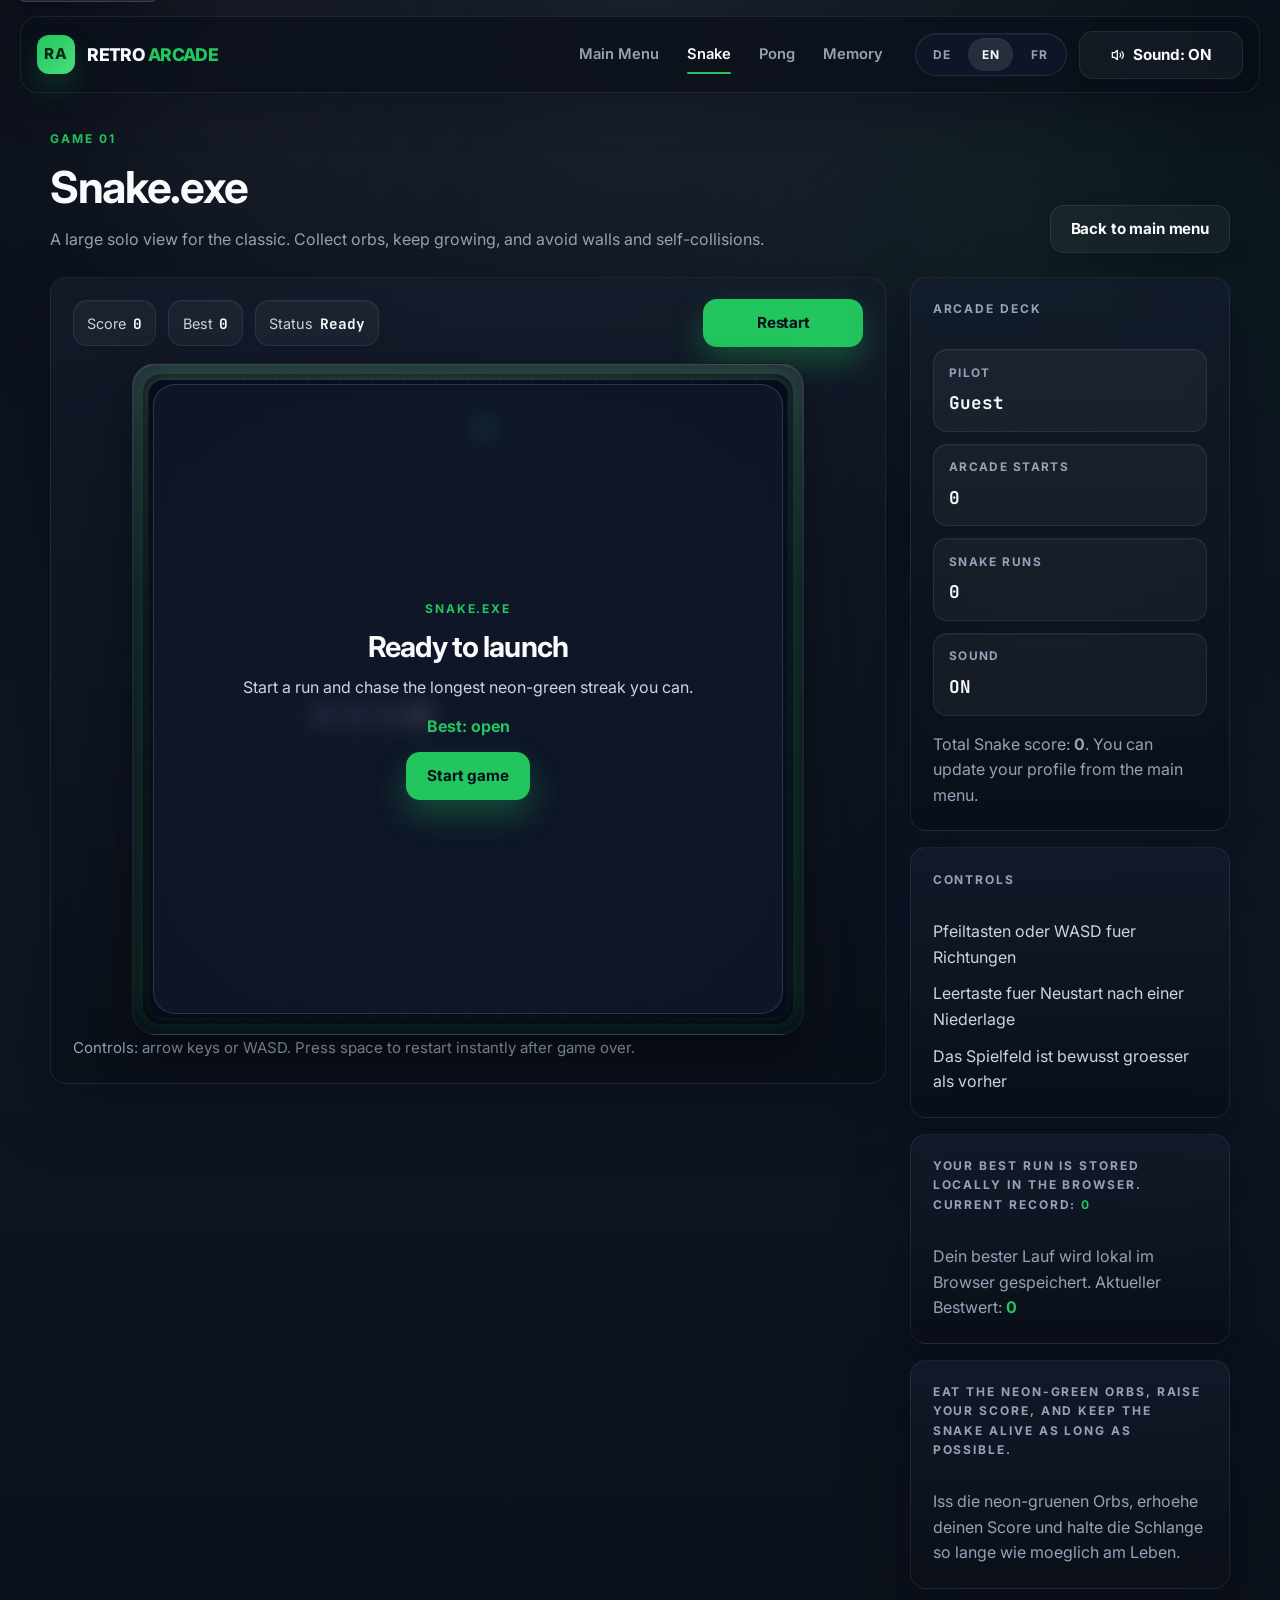
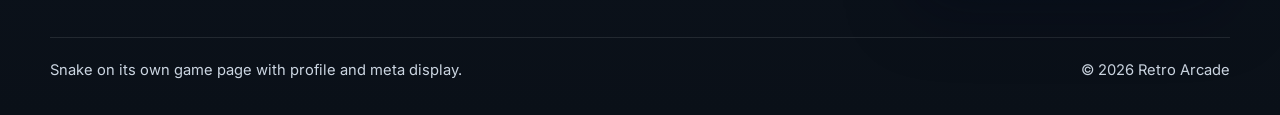
<file: snake.html>
<!doctype html>
<html lang="de">
<head>
  <meta charset="utf-8">
  <meta name="viewport" content="width=device-width, initial-scale=1">
  <title>Snake.exe | Retro Arcade</title>
  <meta
    name="description"
    content="Snake als eigenstaendige Browser-Game-Seite mit grossem Spielfeld."
  >
  <link rel="preconnect" href="https://fonts.googleapis.com">
  <link rel="preconnect" href="https://fonts.gstatic.com" crossorigin>
  <link href="https://fonts.googleapis.com/css2?family=Inter:wght@400;500;600;700;800&family=JetBrains+Mono:wght@600;700&display=swap" rel="stylesheet">
  <link rel="stylesheet" href="styles.css">
</head>
<body class="game-page snake-theme">
  <a class="skip-link" href="#content">Zum Inhalt springen</a>

  <header class="topbar main-header">
    <div class="container topbar-inner header-container">
      <a class="brand logo" href="index.html">
        <span class="brand-mark logo-icon">RA</span>
        <span class="logo-text">RETRO<span>ARCADE</span></span>
      </a>
      <button class="nav-toggle" type="button" data-nav-toggle aria-expanded="false" aria-controls="snake-nav" aria-label="Menue oeffnen">
        <span></span>
        <span></span>
        <span></span>
      </button>
      <nav class="nav-links main-nav" id="snake-nav" aria-label="Spiele Navigation">
        <ul>
          <li><a href="index.html">Hauptmenue</a></li>
          <li><a class="active" href="snake.html">Snake</a></li>
          <li><a href="pong.html">Pong</a></li>
          <li><a href="memory.html">Memory</a></li>
        </ul>
      </nav>
      <div class="topbar-controls header-actions">
        <button class="button button-secondary btn-outline topbar-sound" data-arcade-sound-toggle type="button">Sound: AN</button>
      </div>
    </div>
  </header>

  <main id="content" class="game-shell">
    <div class="container">
      <section class="page-intro">
        <div>
          <p class="kicker">Game 01</p>
          <h1>Snake.exe</h1>
          <p class="lead">
            Eine grosse Einzelansicht fuer den Klassiker. Sammle Orbs, wachse weiter und vermeide Wand und Eigenkollision.
          </p>
        </div>
        <div class="page-actions">
          <a class="button button-secondary menu-return" href="index.html">Zur&uuml;ck zum Hauptmen&uuml;</a>
        </div>
      </section>

      <section class="game-layout">
        <article class="stage-card">
          <div class="stage-toolbar">
            <div class="hud hud-wide">
              <span>Score <strong id="snake-score">0</strong></span>
              <span>Best <strong data-arcade-record="snake-score">0</strong></span>
              <span>Status <strong id="snake-status">Bereit</strong></span>
            </div>
            <button class="button button-primary stage-button" id="snake-reset" type="button">Neu starten</button>
          </div>

          <div class="stage-viewport stage-viewport-square">
            <canvas
              class="game-canvas game-canvas-square"
              id="snake-canvas"
              width="560"
              height="560"
              tabindex="0"
              aria-label="Snake Spiel"
            ></canvas>
            <div class="game-overlay" id="snake-overlay" aria-live="polite">
              <p class="game-overlay-kicker">Snake.exe</p>
              <h2 class="game-overlay-title" id="snake-overlay-title">Bereit fuer den Start</h2>
              <p class="game-overlay-text" id="snake-overlay-text">
                Starte eine Runde und iss moeglichst viele neon-gruene Orbs.
              </p>
              <p class="game-overlay-meta" id="snake-overlay-meta">Bestwert: 0</p>
              <div class="overlay-actions">
                <button class="button button-primary" id="snake-overlay-action" type="button">Spiel starten</button>
              </div>
            </div>
          </div>
          <p class="game-note">Steuerung: Pfeiltasten oder WASD. Leertaste startet nach Game Over sofort neu.</p>
        </article>

        <aside class="info-stack">
          <article class="info-card meta-side-card">
            <p class="eyebrow">Arcade Deck</p>
            <div class="status-grid status-grid-wide">
              <div class="status-box">
                <span>Pilot</span>
                <strong data-arcade-profile-name>Gast</strong>
              </div>
              <div class="status-box">
                <span>Arcade Starts</span>
                <strong data-arcade-stat="total-starts">0</strong>
              </div>
              <div class="status-box">
                <span>Snake Runs</span>
                <strong data-arcade-stat="snake-plays">0</strong>
              </div>
              <div class="status-box">
                <span>Sound</span>
                <strong data-arcade-sound-label>AN</strong>
              </div>
            </div>
            <p>
              Gesamtpunkte in Snake: <strong data-arcade-stat="snake-total-score">0</strong>. Im Hauptmenue kannst du dein Profil zentral anpassen.
            </p>
          </article>

          <article class="info-card">
            <p class="eyebrow">Steuerung</p>
            <ul class="plain-list compact-list">
              <li>Pfeiltasten oder WASD fuer Richtungen</li>
              <li>Leertaste fuer Neustart nach einer Niederlage</li>
              <li>Das Spielfeld ist bewusst groesser als vorher</li>
            </ul>
          </article>

          <article class="info-card">
            <p class="eyebrow">Highscore</p>
            <p>
              Dein bester Lauf wird lokal im Browser gespeichert. Aktueller Bestwert:
              <strong class="record-value" data-arcade-record="snake-score">0</strong>
            </p>
          </article>

          <article class="info-card">
            <p class="eyebrow">Ziel</p>
            <p>
              Iss die neon-gruenen Orbs, erhoehe deinen Score und halte die Schlange so lange wie moeglich am Leben.
            </p>
          </article>
        </aside>
      </section>
    </div>
  </main>

  <footer class="site-footer">
    <div class="container footer-inner">
      <p>Snake auf eigener Spielseite mit Profil- und Meta-Anzeige.</p>
      <p>&copy; <span id="year"></span> Retro Arcade</p>
    </div>
  </footer>

  <script src="i18n.js"></script>
  <script src="app.js"></script>
</body>
</html>
</file>
<file: styles.css>
:root {
  --bg: #0f172a;
  --bg-elevated: #111c30;
  --surface: rgba(30, 41, 59, 0.78);
  --surface-strong: rgba(30, 41, 59, 0.92);
  --surface-soft: rgba(248, 250, 252, 0.04);
  --surface-muted: rgba(148, 163, 184, 0.1);
  --text: #f8fafc;
  --muted: #cbd5e1;
  --subtle: #94a3b8;
  --accent: #22c55e;
  --accent-strong: #16a34a;
  --accent-soft: rgba(34, 197, 94, 0.14);
  --accent-ring: rgba(34, 197, 94, 0.28);
  --primary: #22c55e;
  --primary-glow: rgba(34, 197, 94, 0.32);
  --border: rgba(248, 250, 252, 0.1);
  --border-strong: rgba(248, 250, 252, 0.14);
  --shadow-sm: 0 12px 28px rgba(2, 6, 23, 0.18);
  --shadow-md: 0 22px 48px rgba(2, 6, 23, 0.28);
  --shadow-lg: 0 30px 72px rgba(2, 6, 23, 0.34);
  --radius-xs: 8px;
  --radius-sm: 10px;
  --radius-md: 14px;
  --radius-lg: 20px;
  --radius-xl: 28px;
  --container: min(1180px, calc(100% - 2.5rem));
  --transition: 0.2s ease-in-out;
}

@view-transition {
  navigation: auto;
}

* {
  box-sizing: border-box;
}

html {
  scroll-behavior: smooth;
}

body {
  margin: 0;
  min-height: 100vh;
  font-family: Inter, system-ui, -apple-system, BlinkMacSystemFont, "Segoe UI", sans-serif;
  font-size: 1rem;
  line-height: 1.6;
  color: var(--text);
  background:
    radial-gradient(circle at top, rgba(148, 163, 184, 0.16), transparent 34%),
    radial-gradient(circle at 82% 18%, rgba(34, 197, 94, 0.08), transparent 24%),
    linear-gradient(180deg, #0f172a 0%, #111827 52%, #0b1220 100%);
  animation: arcade-page-enter 240ms ease-out;
}

.game-page {
  --screen-glow: rgba(34, 197, 94, 0.2);
  --screen-reflection: rgba(255, 255, 255, 0.06);
  --screen-scanline: rgba(2, 6, 23, 0.18);
  --screen-vignette: rgba(2, 6, 23, 0.52);
}

.snake-theme {
  --screen-glow: rgba(34, 197, 94, 0.22);
  --primary: #22c55e;
  --primary-glow: rgba(34, 197, 94, 0.32);
}

.breakout-theme {
  --screen-glow: rgba(251, 146, 60, 0.24);
  --primary: #fb923c;
  --primary-glow: rgba(251, 146, 60, 0.34);
}

.pong-theme {
  --screen-glow: rgba(56, 189, 248, 0.2);
  --primary: #38bdf8;
  --primary-glow: rgba(56, 189, 248, 0.32);
}

.memory-theme {
  --screen-glow: rgba(245, 158, 11, 0.2);
  --primary: #f59e0b;
  --primary-glow: rgba(245, 158, 11, 0.34);
}

body::before,
body::after {
  content: "";
  position: fixed;
  inset: 0;
  pointer-events: none;
}

body::before {
  background:
    linear-gradient(rgba(255, 255, 255, 0.02) 1px, transparent 1px),
    linear-gradient(90deg, rgba(255, 255, 255, 0.018) 1px, transparent 1px);
  background-size: 44px 44px;
  mask-image: linear-gradient(180deg, transparent, black 12%, black 88%, transparent);
  opacity: 0.34;
  z-index: -2;
}

body::after {
  background:
    radial-gradient(circle at 20% 10%, rgba(34, 197, 94, 0.06), transparent 28%),
    radial-gradient(circle at 86% 74%, rgba(148, 163, 184, 0.12), transparent 24%);
  z-index: -1;
}

::selection {
  background: rgba(34, 197, 94, 0.32);
  color: var(--text);
}

a {
  color: inherit;
  text-decoration: none;
}

button,
input,
canvas {
  font: inherit;
}

button {
  border: 0;
  background: none;
}

button,
a,
input {
  transition:
    color var(--transition),
    background-color var(--transition),
    border-color var(--transition),
    box-shadow var(--transition),
    transform var(--transition),
    opacity var(--transition);
}

:focus-visible {
  outline: 2px solid var(--accent);
  outline-offset: 3px;
}

.container {
  width: var(--container);
  margin: 0 auto;
}

.content-shell {
  width: 100%;
  max-width: 1280px;
  margin: 0 auto;
}

.content-wrapper {
  width: 100%;
  max-width: 1280px;
  margin: 0 auto;
  padding: 48px 24px;
}

.arcade-lobby > .hero-landing,
.arcade-lobby > .section {
  padding: 0;
}

.arcade-lobby .container.content-wrapper {
  width: 100%;
}

.skip-link {
  position: absolute;
  left: 1rem;
  top: -3rem;
  z-index: 80;
  padding: 0.7rem 0.95rem;
  border-radius: var(--radius-sm);
  background: var(--surface-strong);
  border: 1px solid var(--border-strong);
  color: var(--text);
  box-shadow: var(--shadow-sm);
}

.skip-link:focus {
  top: 1rem;
}

.topbar {
  position: sticky;
  top: 0;
  z-index: 50;
  padding: 0.85rem 0 0;
}

.topbar-inner {
  display: flex;
  align-items: center;
  justify-content: space-between;
  gap: 1rem;
  padding: 0.9rem 1rem;
  border: 1px solid var(--border);
  border-radius: 18px;
  background: rgba(15, 23, 42, 0.8);
  box-shadow: var(--shadow-sm);
  backdrop-filter: blur(14px);
}

.brand {
  display: inline-flex;
  align-items: center;
  gap: 0.75rem;
  font-size: 0.95rem;
  font-weight: 700;
  letter-spacing: 0.06em;
  text-transform: uppercase;
}

.brand-mark {
  display: grid;
  place-items: center;
  width: 2.4rem;
  height: 2.4rem;
  border-radius: 12px;
  background: linear-gradient(135deg, var(--accent), #4ade80);
  color: #052e16;
  font-weight: 800;
  box-shadow: 0 10px 22px rgba(34, 197, 94, 0.18);
}

.nav-links {
  display: flex;
  align-items: center;
  flex-wrap: wrap;
  gap: 0.85rem;
}

.nav-links a {
  color: var(--muted);
  font-size: 0.95rem;
}

.nav-links a:hover,
.nav-links a:focus-visible,
.card-cta,
.machine-cta,
.record-value {
  color: var(--accent);
}

.topbar-controls {
  display: flex;
  align-items: center;
  gap: 0.75rem;
}

.topbar-sound {
  display: inline-flex;
  align-items: center;
  justify-content: center;
  gap: 0.55rem;
  min-width: 10.25rem;
  white-space: nowrap;
}

.sound-toggle-icon {
  display: inline-grid;
  place-items: center;
  width: 1rem;
  height: 1rem;
  flex: 0 0 auto;
}

.sound-toggle-icon svg {
  display: block;
  width: 100%;
  height: 100%;
}

.sound-toggle-label {
  line-height: 1;
}

.topbar-sound[data-sound-state="off"] .sound-toggle-icon {
  opacity: 0.62;
}

.language-switcher {
  display: inline-flex;
  align-items: center;
  gap: 0.25rem;
  padding: 0.25rem;
  border: 1px solid var(--border);
  border-radius: 999px;
  background: rgba(15, 23, 42, 0.9);
  box-shadow: inset 0 1px 0 rgba(255, 255, 255, 0.04);
}

.lang-chip {
  min-width: 2.8rem;
  padding: 0.45rem 0.7rem;
  border-radius: 999px;
  color: var(--subtle);
  font-size: 0.75rem;
  font-weight: 700;
  letter-spacing: 0.08em;
  text-transform: uppercase;
  cursor: pointer;
}

.lang-chip:hover,
.lang-chip:focus-visible {
  color: var(--text);
  background: rgba(248, 250, 252, 0.06);
}

.lang-chip.is-active {
  color: var(--text);
  background: rgba(248, 250, 252, 0.1);
  box-shadow: inset 0 1px 0 rgba(255, 255, 255, 0.06);
}

.kicker,
.eyebrow {
  margin: 0 0 0.9rem;
  font-size: 0.75rem;
  font-weight: 700;
  letter-spacing: 0.16em;
  text-transform: uppercase;
}

.kicker {
  color: var(--accent);
}

.eyebrow {
  color: var(--subtle);
}

h1,
h2,
h3 {
  margin: 0;
  color: var(--text);
  line-height: 1.1;
  letter-spacing: -0.03em;
}

h1 {
  max-width: 14ch;
  font-size: clamp(2rem, 4vw, 2.75rem);
  font-weight: 700;
}

h2 {
  font-size: clamp(1.65rem, 3vw, 2.1rem);
  font-weight: 700;
}

h3 {
  font-size: 1.125rem;
  font-weight: 700;
}

p,
ul,
label {
  margin: 0;
}

.lead,
.compact-lead,
.hero-panel p,
.game-link-card p,
.info-card p,
.plain-list li,
.hud span,
.game-note,
.rematch-note,
.share-note,
.meta-hint,
.presence-state,
.site-footer p {
  color: var(--muted);
}

.lead {
  max-width: 52rem;
  margin-top: 1rem;
  font-size: 1rem;
}

.compact-lead {
  margin-top: 0.75rem;
  font-size: 0.975rem;
}

.hero-landing {
  padding: 4rem 0 2.5rem;
}

.section {
  padding: 3rem 0;
}

.section-heading {
  display: grid;
  gap: 0.35rem;
  margin-bottom: 1.5rem;
}

.section-header {
  margin-bottom: 2rem;
  padding-bottom: 1.5rem;
  border-bottom: 1px solid rgba(248, 250, 252, 0.08);
}

.section-header-copy {
  display: grid;
  gap: 0.4rem;
  max-width: 56rem;
}

.section-title {
  display: inline-flex;
  align-items: center;
  min-height: 2.5rem;
  padding-left: 0.75rem;
  border-left: 4px solid var(--accent);
  font-size: 1.5rem;
  line-height: 1.2;
}

.hero-grid,
.arcade-hero-grid,
.arcade-meta-layout,
.game-layout,
.game-layout-pong,
.cards-grid {
  display: grid;
  gap: 1.25rem;
}

.arcade-hero-grid {
  grid-template-columns: minmax(0, 1.18fr) minmax(300px, 0.82fr);
  align-items: stretch;
}

.arcade-status-grid,
.info-stack,
.player-presence,
.arcade-status-grid,
.status-stack {
  display: grid;
  gap: 1rem;
}

.arcade-meta-layout {
  grid-template-columns: minmax(0, 1fr) minmax(0, 1fr);
}

.arcade-machine-grid {
  display: grid;
  grid-template-columns: repeat(auto-fit, minmax(260px, 1fr));
  gap: 1.25rem;
}

.game-grid,
.game-grid-skeleton {
  display: grid;
  grid-template-columns: repeat(auto-fill, minmax(280px, 1fr));
  gap: 32px;
  align-items: stretch;
}

.hero-panel,
.game-link-card,
.stage-card,
.info-card,
.arcade-marquee,
.arcade-machine,
.machine-screen,
.memory-stage,
.presence-card {
  border: 1px solid var(--border);
  background: linear-gradient(180deg, rgba(30, 41, 59, 0.82), rgba(15, 23, 42, 0.94));
  box-shadow: var(--shadow-md);
}

.hero-panel,
.game-link-card,
.stage-card,
.info-card,
.arcade-marquee,
.arcade-machine,
.memory-stage {
  border-radius: var(--radius-xl);
}

.stage-card,
.info-card,
.arcade-marquee,
.arcade-machine,
.hero-panel,
.game-link-card {
  padding: 1.4rem;
}

.info-card,
.arcade-marquee,
.machine-screen,
.meta-card,
.server-panel,
.presence-panel {
  display: flex;
  flex-direction: column;
  gap: 1rem;
}

.arcade-marquee {
  justify-content: center;
  min-height: 100%;
}

.hero-actions,
.page-actions,
.form-row,
.overlay-actions {
  display: flex;
  flex-wrap: wrap;
  gap: 0.75rem;
}

.hero-actions {
  margin-top: 1.5rem;
}

.button {
  display: inline-flex;
  align-items: center;
  justify-content: center;
  gap: 0.45rem;
  min-height: 44px;
  padding: 0.625rem 1.25rem;
  border: 1px solid transparent;
  border-radius: var(--radius-xs);
  font-size: 0.95rem;
  font-weight: 600;
  cursor: pointer;
  box-shadow: 0 8px 18px rgba(2, 6, 23, 0.12);
}

.button:hover,
.button:focus-visible {
  transform: translateY(-1px);
}

.button-primary {
  background: linear-gradient(180deg, #22c55e, #16a34a);
  color: #052e16;
  box-shadow: 0 12px 24px rgba(34, 197, 94, 0.18);
}

.button-primary:hover,
.button-primary:focus-visible {
  background: linear-gradient(180deg, #34d399, #16a34a);
  box-shadow: 0 14px 28px rgba(34, 197, 94, 0.22);
}

.button-secondary {
  border-color: var(--border);
  background: rgba(248, 250, 252, 0.04);
  color: var(--text);
}

.button-secondary:hover,
.button-secondary:focus-visible {
  border-color: var(--border-strong);
  background: rgba(248, 250, 252, 0.08);
  box-shadow: 0 12px 24px rgba(2, 6, 23, 0.2);
}

.stage-button,
.menu-return {
  min-width: 10rem;
}

.arcade-floor,
.arcade-meta-section {
  padding-top: 1rem;
}

.arcade-machine {
  position: relative;
  display: flex;
  flex-direction: column;
  gap: 1rem;
  min-height: 0;
  height: 100%;
  overflow: hidden;
}

.arcade-machine::before {
  content: "";
  position: absolute;
  inset: 0;
  background: linear-gradient(180deg, rgba(255, 255, 255, 0.06), transparent 30%);
  opacity: 0.55;
  pointer-events: none;
}

.arcade-machine:hover,
.arcade-machine:focus-visible {
  border-color: var(--accent-ring);
  box-shadow: var(--shadow-lg);
  transform: translateY(-4px);
}

.machine-marquee {
  position: relative;
  z-index: 1;
  display: inline-flex;
  width: fit-content;
  align-items: center;
  justify-content: center;
  min-height: 2.25rem;
  padding: 0.45rem 0.8rem;
  border: 1px solid var(--accent-ring);
  border-radius: 999px;
  background: var(--accent-soft);
  color: var(--accent);
  font-size: 0.74rem;
  font-weight: 700;
  letter-spacing: 0.12em;
  text-transform: uppercase;
}

.machine-screen {
  position: relative;
  z-index: 1;
  display: flex;
  flex: 1;
  flex-direction: column;
  justify-content: space-between;
  aspect-ratio: 16 / 9;
  overflow: hidden;
  padding: 1.1rem;
  border-radius: calc(var(--radius-xl) - 6px);
  background: linear-gradient(180deg, rgba(15, 23, 42, 0.82), rgba(15, 23, 42, 0.58));
  border: 1px solid rgba(248, 250, 252, 0.08);
  box-shadow: inset 0 1px 0 rgba(255, 255, 255, 0.05);
}

.machine-mode {
  color: var(--subtle);
  font-size: 0.75rem;
  font-weight: 700;
  letter-spacing: 0.12em;
  text-transform: uppercase;
}

.machine-title {
  max-width: 100%;
  margin-top: 0.45rem;
  overflow: hidden;
  text-overflow: ellipsis;
  white-space: nowrap;
  font-size: 1.35rem;
}

.machine-copy {
  display: -webkit-box;
  margin-top: 0.85rem;
  overflow: hidden;
  -webkit-box-orient: vertical;
  -webkit-line-clamp: 3;
  line-height: 1.7;
}

.machine-stats,
.machine-controls,
.tag-list {
  display: flex;
  flex-wrap: wrap;
  gap: 0.65rem;
}

.machine-stats span,
.machine-controls span,
.tag-list span,
.hud span,
.status-box {
  border: 1px solid rgba(248, 250, 252, 0.09);
  background: rgba(248, 250, 252, 0.04);
  box-shadow: inset 0 1px 0 rgba(255, 255, 255, 0.04);
}

.machine-stats span,
.machine-controls span,
.tag-list span {
  display: inline-flex;
  align-items: center;
  gap: 0.35rem;
  min-height: 2.25rem;
  padding: 0.5rem 0.75rem;
  border-radius: 999px;
  color: var(--muted);
  font-size: 0.84rem;
}

.machine-stats strong,
.status-box strong,
.presence-card strong,
.hud strong {
  color: var(--text);
}

.machine-cta {
  position: relative;
  z-index: 1;
  margin-top: auto;
  font-size: 0.92rem;
  font-weight: 700;
}

.arcade-lobby.is-reveal-ready [data-reveal-card] {
  opacity: 0;
  transform: translateY(20px);
}

.arcade-lobby.is-reveal-ready [data-reveal-card].is-visible {
  opacity: 1;
  transform: translateY(0);
}

[data-reveal-card] {
  transition: opacity 0.45s ease, transform 0.45s ease, box-shadow var(--transition), border-color var(--transition);
  transition-delay: var(--reveal-delay, 0ms);
}

.game-grid-empty-state {
  display: grid;
  place-items: center;
  min-height: 220px;
  padding: 2rem;
  border: 1px dashed rgba(248, 250, 252, 0.16);
  border-radius: var(--radius-xl);
  background: rgba(15, 23, 42, 0.55);
  color: var(--muted);
  text-align: center;
}

.game-grid-skeleton[hidden],
.game-grid-empty-state[hidden] {
  display: none;
}

.skeleton-card {
  display: grid;
  gap: 1rem;
  padding: 1.25rem;
  border: 1px solid var(--border);
  border-radius: var(--radius-xl);
  background: linear-gradient(180deg, rgba(30, 41, 59, 0.72), rgba(15, 23, 42, 0.88));
  box-shadow: var(--shadow-md);
  overflow: hidden;
}

.skeleton-media {
  aspect-ratio: 16 / 9;
  border-radius: calc(var(--radius-xl) - 8px);
  background: linear-gradient(90deg, rgba(148, 163, 184, 0.12), rgba(248, 250, 252, 0.12), rgba(148, 163, 184, 0.12));
  background-size: 200% 100%;
  animation: skeleton-shimmer 1.4s ease-in-out infinite;
}

.skeleton-line {
  height: 12px;
  border-radius: 999px;
  background: linear-gradient(90deg, rgba(148, 163, 184, 0.12), rgba(248, 250, 252, 0.12), rgba(148, 163, 184, 0.12));
  background-size: 200% 100%;
  animation: skeleton-shimmer 1.4s ease-in-out infinite;
}

.skeleton-line-title {
  height: 16px;
  width: 58%;
}

.skeleton-line-short {
  width: 42%;
}

.page-intro {
  display: flex;
  align-items: flex-end;
  justify-content: space-between;
  gap: 1.25rem;
  margin-bottom: 1.5rem;
}

.page-intro h1 {
  max-width: none;
}

.game-shell {
  padding: 2.25rem 0 3rem;
}

.game-layout {
  grid-template-columns: minmax(0, 1fr) 320px;
  align-items: start;
}

.game-layout-pong {
  grid-template-columns: minmax(0, 1fr) 360px;
}

.stage-card {
  padding: 1.5rem;
}

.stage-card-wide {
  padding: 1.5rem;
}

.stage-toolbar {
  display: flex;
  align-items: center;
  justify-content: space-between;
  gap: 1rem;
  margin-bottom: 1rem;
}

.hud {
  display: flex;
  flex-wrap: wrap;
  gap: 0.75rem;
}

.hud span {
  display: inline-flex;
  align-items: center;
  gap: 0.4rem;
  min-height: 2.5rem;
  padding: 0.65rem 0.85rem;
  border-radius: 12px;
  font-size: 0.9rem;
}

.hud-label {
  color: var(--subtle);
}

.stage-viewport {
  position: relative;
  --cabinet-padding: clamp(0.85rem, 1.8vw, 1.05rem);
  padding: var(--cabinet-padding);
  border-radius: 28px;
  border: 1px solid rgba(248, 250, 252, 0.08);
  background:
    linear-gradient(180deg, rgba(30, 41, 59, 0.92), rgba(2, 6, 23, 0.98)),
    rgba(15, 23, 42, 0.96);
  box-shadow:
    0 20px 48px rgba(2, 6, 23, 0.42),
    inset 0 1px 0 rgba(255, 255, 255, 0.04);
  overflow: hidden;
  isolation: isolate;
}

.arcade-cabinet {
  transform: translate3d(0, 0, 0);
  will-change: transform, box-shadow, filter;
}

.stage-viewport::before,
.stage-viewport::after {
  content: "";
  position: absolute;
  pointer-events: none;
  transition: box-shadow 180ms ease, opacity 180ms ease, filter 180ms ease;
}

.stage-viewport::before {
  inset: calc(var(--cabinet-padding) * 0.55);
  border-radius: 24px;
  background:
    linear-gradient(145deg, var(--screen-reflection), transparent 32%),
    radial-gradient(circle at 50% 12%, rgba(255, 255, 255, 0.08), transparent 42%);
  box-shadow:
    inset 0 0 26px rgba(0, 0, 0, 0.9),
    0 0 40px var(--screen-glow);
  z-index: 0;
}

.stage-viewport::after {
  inset: var(--cabinet-padding);
  border-radius: 20px;
  background:
    repeating-linear-gradient(
      0deg,
      var(--screen-scanline),
      var(--screen-scanline) 1px,
      transparent 1px,
      transparent 3px
    ),
    radial-gradient(circle at center, transparent 58%, var(--screen-vignette) 100%);
  opacity: 0.7;
  z-index: 1;
}

@keyframes arcade-cabinet-shake {
  0%,
  100% {
    transform: translate3d(0, 0, 0) rotate(0deg);
  }
  18% {
    transform: translate3d(-6px, 3px, 0) rotate(-0.35deg);
  }
  36% {
    transform: translate3d(5px, -4px, 0) rotate(0.28deg);
  }
  54% {
    transform: translate3d(-4px, 2px, 0) rotate(-0.22deg);
  }
  72% {
    transform: translate3d(3px, -2px, 0) rotate(0.18deg);
  }
}

@keyframes arcade-cabinet-win-pulse {
  0%,
  100% {
    box-shadow:
      0 20px 48px rgba(2, 6, 23, 0.42),
      inset 0 1px 0 rgba(255, 255, 255, 0.04),
      0 0 0 rgba(0, 0, 0, 0);
    filter: saturate(1) brightness(1);
  }
  50% {
    box-shadow:
      0 24px 56px rgba(2, 6, 23, 0.48),
      inset 0 1px 0 rgba(255, 255, 255, 0.06),
      0 0 52px var(--primary-glow);
    filter: saturate(1.08) brightness(1.03);
  }
}

@keyframes arcade-cabinet-screen-pulse {
  0%,
  100% {
    opacity: 0.72;
    filter: saturate(1) brightness(1);
  }
  50% {
    opacity: 0.94;
    filter: saturate(1.15) brightness(1.08);
  }
}

.arcade-cabinet.is-shaking {
  animation: arcade-cabinet-shake 360ms cubic-bezier(0.36, 0.07, 0.19, 0.97) both;
}

.arcade-cabinet.cabinet-state-win {
  animation: arcade-cabinet-win-pulse 1.75s ease-in-out infinite;
}

.arcade-cabinet.cabinet-state-win::before {
  box-shadow:
    inset 0 0 26px rgba(0, 0, 0, 0.9),
    0 0 56px var(--primary-glow);
}

.arcade-cabinet.cabinet-state-win::after {
  animation: arcade-cabinet-screen-pulse 1.75s ease-in-out infinite;
}

.stage-viewport-square {
  max-width: 42rem;
  margin: 0 auto;
}

.stage-viewport-wide {
  width: 100%;
}

.game-canvas {
  position: relative;
  z-index: 0;
  display: block;
  width: 100%;
  height: auto;
  touch-action: none;
  border-radius: 20px;
  background: linear-gradient(180deg, #020617, #0f172a);
  box-shadow:
    inset 0 0 20px rgba(0, 0, 0, 0.82),
    inset 0 1px 0 rgba(255, 255, 255, 0.05),
    0 18px 34px rgba(2, 6, 23, 0.4),
    0 0 42px var(--screen-glow);
}

.game-canvas-square {
  aspect-ratio: 1 / 1;
}

.game-canvas-wide {
  aspect-ratio: 12 / 7;
}

.memory-stage {
  position: relative;
  z-index: 0;
  display: grid;
  align-content: center;
  width: 100%;
  aspect-ratio: 1 / 1;
  padding: 1rem;
  border-radius: 20px;
  background: linear-gradient(180deg, #020617, #0f172a);
  box-shadow:
    inset 0 0 20px rgba(0, 0, 0, 0.82),
    inset 0 1px 0 rgba(255, 255, 255, 0.05),
    0 18px 34px rgba(2, 6, 23, 0.4),
    0 0 42px var(--screen-glow);
  overflow: hidden;
}

.memory-grid {
  display: grid;
  grid-template-columns: repeat(4, minmax(0, 1fr));
  gap: 0.9rem;
}

.memory-card {
  position: relative;
  aspect-ratio: 1;
  padding: 0;
  border-radius: 18px;
  border: 0;
  background: transparent;
  cursor: pointer;
  overflow: hidden;
}

.memory-card:hover,
.memory-card:focus-visible {
  transform: translateY(-2px);
}

.memory-card-inner {
  position: relative;
  width: 100%;
  height: 100%;
  transition: transform var(--transition);
}

.memory-card-face {
  position: absolute;
  inset: 0;
  display: grid;
  place-items: center;
  padding: 0.5rem;
  border-radius: 18px;
  border: 1px solid var(--border);
  background: linear-gradient(180deg, rgba(30, 41, 59, 0.95), rgba(15, 23, 42, 0.95));
  color: var(--text);
  font-size: 1rem;
  font-weight: 700;
  letter-spacing: 0.08em;
  text-transform: uppercase;
  text-align: center;
  transition: opacity var(--transition), transform var(--transition), border-color var(--transition), box-shadow var(--transition);
  pointer-events: none;
}

.memory-card-front {
  color: var(--subtle);
  font-size: 1.35rem;
}

.memory-card-back {
  opacity: 0;
  transform: scale(0.96);
  background: linear-gradient(180deg, rgba(34, 197, 94, 0.12), rgba(15, 23, 42, 0.95));
}

.memory-card.is-flipped .memory-card-inner,
.memory-card.is-matched .memory-card-inner {
  transform: scale(0.985);
}

.memory-card.is-flipped .memory-card-front,
.memory-card.is-matched .memory-card-front {
  opacity: 0;
}

.memory-card.is-flipped .memory-card-back,
.memory-card.is-matched .memory-card-back {
  opacity: 1;
  transform: scale(1);
}

.memory-card.is-matched .memory-card-back {
  border-color: var(--accent-ring);
  box-shadow: 0 14px 28px rgba(34, 197, 94, 0.12);
}

.game-overlay {
  position: absolute;
  inset: calc(var(--cabinet-padding) + 0.3rem);
  display: grid;
  align-content: center;
  justify-items: center;
  gap: 0.8rem;
  padding: 1.5rem;
  border-radius: 22px;
  border: 1px solid var(--border-strong);
  background: rgba(15, 23, 42, 0.88);
  box-shadow: var(--shadow-md);
  backdrop-filter: blur(10px);
  text-align: center;
  transition: opacity var(--transition), transform var(--transition), visibility var(--transition);
}

.game-overlay.is-hidden {
  opacity: 0;
  visibility: hidden;
  pointer-events: none;
  transform: translateY(8px);
}

.game-overlay-compact {
  inset: auto calc(var(--cabinet-padding) + 0.3rem) calc(var(--cabinet-padding) + 0.3rem);
  max-width: 30rem;
  justify-items: start;
  text-align: left;
}

.game-overlay-kicker {
  color: var(--accent);
  font-size: 0.75rem;
  font-weight: 700;
  letter-spacing: 0.16em;
  text-transform: uppercase;
}

.game-overlay-title {
  font-size: clamp(1.4rem, 3vw, 1.8rem);
}

.game-overlay-text {
  max-width: 30rem;
  color: var(--muted);
}

.game-overlay-meta {
  color: var(--accent);
  font-weight: 700;
}

.overlay-actions {
  justify-content: center;
}

.overlay-actions-left {
  justify-content: flex-start;
}

.game-note,
.rematch-note,
.share-note,
.meta-hint,
.presence-state {
  font-size: 0.94rem;
  line-height: 1.7;
}

.info-stack {
  align-content: start;
}

.field-stack {
  display: grid;
  gap: 0.5rem;
}

.field-stack > span,
.field-stack label,
label[for] > span {
  color: var(--subtle);
  font-size: 0.875rem;
  font-weight: 600;
}

.text-field {
  width: 100%;
  padding: 0.75rem 0.85rem;
  border: 1px solid var(--border);
  border-radius: var(--radius-sm);
  background: rgba(15, 23, 42, 0.78);
  color: var(--text);
  box-shadow: inset 0 1px 0 rgba(255, 255, 255, 0.03);
}

.text-field::placeholder {
  color: var(--subtle);
}

.text-field:hover {
  border-color: var(--border-strong);
}

.text-field:focus {
  outline: none;
  border-color: var(--accent);
  box-shadow: 0 0 0 4px rgba(34, 197, 94, 0.16);
}

.code-field {
  text-transform: uppercase;
  letter-spacing: 0.18em;
}

.form-row-compact .button {
  flex: 1 1 9rem;
}

.status-grid {
  display: grid;
  grid-template-columns: repeat(auto-fit, minmax(140px, 1fr));
  gap: 0.75rem;
}

.status-grid-wide {
  grid-template-columns: repeat(auto-fit, minmax(150px, 1fr));
}

.arcade-score-grid {
  grid-template-columns: repeat(2, minmax(0, 1fr));
}

.arcade-progress-grid {
  grid-template-columns: repeat(3, minmax(0, 1fr));
}

.status-box {
  padding: 0.85rem 0.95rem;
  border-radius: 16px;
}

.status-box span,
.presence-card span {
  display: block;
  color: var(--subtle);
  font-size: 0.74rem;
  font-weight: 700;
  letter-spacing: 0.12em;
  text-transform: uppercase;
}

.status-box strong,
.presence-card strong {
  display: block;
  margin-top: 0.4rem;
  font-size: 1.1rem;
  font-weight: 700;
  word-break: break-word;
}

.presence-card {
  padding: 1rem;
  border-radius: var(--radius-lg);
}

.inline-code {
  display: inline-block;
  padding: 0.15rem 0.45rem;
  border-radius: 8px;
  border: 1px solid rgba(248, 250, 252, 0.12);
  background: rgba(15, 23, 42, 0.9);
  color: #dbeafe;
  font-family: Consolas, "Courier New", monospace;
  font-size: 0.92em;
}

.plain-list,
.compact-list {
  padding: 0;
  margin: 0;
  list-style: none;
}

.plain-list {
  display: grid;
  gap: 0.7rem;
}

.site-footer {
  padding: 0 0 2rem;
}

.footer-inner {
  display: flex;
  justify-content: space-between;
  gap: 1rem;
  padding-top: 1.35rem;
  border-top: 1px solid var(--border);
}

.site-footer p {
  font-size: 0.92rem;
}

.is-hidden {
  opacity: 0;
  visibility: hidden;
  pointer-events: none;
}

.main-header {
  z-index: 90;
}

.header-container {
  position: relative;
  width: min(1280px, calc(100% - 2.5rem));
  min-height: 72px;
  padding: 0 1.25rem;
  justify-content: flex-start;
}

.logo {
  flex-shrink: 0;
}

.logo-icon {
  box-shadow: 0 14px 28px rgba(34, 197, 94, 0.2);
}

.logo-text {
  display: inline-flex;
  align-items: baseline;
  gap: 0.2rem;
  font-size: 1.1rem;
  font-weight: 800;
  letter-spacing: -0.04em;
}

.logo-text span {
  color: var(--accent);
}

.main-nav {
  margin-left: auto;
}

.main-nav ul {
  display: flex;
  align-items: center;
  gap: 1.75rem;
  margin: 0;
  padding: 0;
  list-style: none;
}

.main-nav a {
  position: relative;
  display: inline-flex;
  align-items: center;
  padding: 0.5rem 0;
  color: var(--subtle);
  font-size: 0.92rem;
  font-weight: 600;
}

.main-nav a::after {
  content: "";
  position: absolute;
  left: 0;
  bottom: 0.05rem;
  width: 100%;
  height: 2px;
  border-radius: 999px;
  background: var(--accent);
  opacity: 0;
  transform: scaleX(0);
  transform-origin: left;
  transition: transform var(--transition), opacity var(--transition);
}

.main-nav a:hover,
.main-nav a:focus-visible,
.main-nav a.active {
  color: var(--text);
}

.main-nav a:hover::after,
.main-nav a:focus-visible::after,
.main-nav a.active::after {
  opacity: 1;
  transform: scaleX(1);
}

.header-actions {
  margin-left: 1rem;
}

.btn-outline {
  border-color: rgba(248, 250, 252, 0.16);
  background: rgba(248, 250, 252, 0.03);
}

.btn-outline:hover,
.btn-outline:focus-visible {
  border-color: rgba(248, 250, 252, 0.28);
  background: rgba(248, 250, 252, 0.08);
}

.btn-primary {
  background: linear-gradient(180deg, #22c55e, #16a34a);
  color: #052e16;
}

.nav-toggle {
  display: none;
  width: 44px;
  height: 44px;
  margin-left: auto;
  padding: 0;
  border: 1px solid var(--border);
  border-radius: 12px;
  background: rgba(248, 250, 252, 0.04);
  align-items: center;
  justify-content: center;
  flex-direction: column;
  gap: 4px;
  cursor: pointer;
  box-shadow: var(--shadow-sm);
}

.nav-toggle span {
  display: block;
  width: 18px;
  height: 2px;
  border-radius: 999px;
  background: var(--text);
  transition: transform var(--transition), opacity var(--transition);
}

.main-header.is-nav-open .nav-toggle span:nth-child(1) {
  transform: translateY(6px) rotate(45deg);
}

.main-header.is-nav-open .nav-toggle span:nth-child(2) {
  opacity: 0;
}

.main-header.is-nav-open .nav-toggle span:nth-child(3) {
  transform: translateY(-6px) rotate(-45deg);
}

.game-overlay {
  z-index: 2;
}

@media (max-width: 860px) {
  .main-header {
    padding-top: 0.5rem;
  }

  .header-container {
    width: min(100%, calc(100% - 1.25rem));
    padding: 0.95rem 1rem;
    gap: 0.9rem;
  }

  .logo-text {
    font-size: 1rem;
  }

  .nav-toggle {
    display: inline-flex;
    order: 2;
  }

  .main-nav {
    order: 3;
    width: 100%;
    margin-left: 0;
    opacity: 0;
    visibility: hidden;
    max-height: 0;
    overflow: hidden;
    pointer-events: none;
    transform: translateY(-8px);
    transition: max-height var(--transition), opacity var(--transition), transform var(--transition), visibility var(--transition);
  }

  .main-nav ul {
    flex-direction: column;
    align-items: stretch;
    gap: 0.1rem;
    padding: 0.65rem 0.85rem;
    border: 1px solid var(--border);
    border-radius: 16px;
    background: rgba(15, 23, 42, 0.92);
    box-shadow: var(--shadow-md);
  }

  .main-nav a {
    width: 100%;
    padding: 0.8rem 0.2rem;
  }

  .main-nav a::after {
    bottom: 0.2rem;
  }

  .header-actions {
    order: 4;
    width: 100%;
    display: none;
    margin-left: 0;
    padding: 0.75rem 0.85rem;
    border: 1px solid var(--border);
    border-radius: 16px;
    background: rgba(15, 23, 42, 0.92);
    box-shadow: var(--shadow-md);
  }

  .main-header.is-nav-open .main-nav {
    opacity: 1;
    visibility: visible;
    max-height: 20rem;
    transform: translateY(0);
    pointer-events: auto;
  }

  .main-header.is-nav-open .header-actions {
    display: flex;
    flex-direction: column;
    align-items: stretch;
  }

  .main-header.is-nav-open .topbar-controls {
    gap: 0.75rem;
  }

  .main-header.is-nav-open .topbar-sound,
  .main-header.is-nav-open .language-switcher {
    width: 100%;
  }

  .main-header.is-nav-open .language-switcher {
    justify-content: space-between;
  }
}

@keyframes arcade-page-enter {
  from {
    opacity: 0;
    transform: translateY(10px);
  }

  to {
    opacity: 1;
    transform: translateY(0);
  }
}

@keyframes skeleton-shimmer {
  0% {
    background-position: 200% 0;
  }

  100% {
    background-position: -200% 0;
  }
}

@media (max-width: 1080px) {
  .arcade-hero-grid,
  .arcade-meta-layout,
  .game-layout,
  .game-layout-pong {
    grid-template-columns: 1fr;
  }

  .arcade-machine-grid {
    grid-template-columns: repeat(2, minmax(0, 1fr));
  }
}

@media (max-width: 820px) {
  .arcade-progress-grid,
  .arcade-score-grid {
    grid-template-columns: 1fr;
  }
}

@media (max-width: 760px) {
  :root {
    --container: min(100%, calc(100% - 1.25rem));
  }

  .topbar {
    padding-top: 0.5rem;
  }

  .topbar-inner,
  .page-intro,
  .stage-toolbar,
  .footer-inner {
    flex-direction: column;
    align-items: flex-start;
  }

  .nav-links,
  .hero-actions,
  .page-actions,
  .topbar-controls,
  .form-row,
  .overlay-actions {
    width: 100%;
  }

  .language-switcher {
    width: 100%;
    justify-content: center;
  }

  .lang-chip {
    flex: 1 1 0;
  }

  .button {
    width: 100%;
  }

  .arcade-machine-grid,
  .arcade-progress-grid,
  .status-grid,
  .status-grid-wide,
  .arcade-score-grid {
    grid-template-columns: 1fr;
  }

  .game-grid,
  .game-grid-skeleton {
    grid-template-columns: 1fr;
    gap: 16px;
  }

  .content-wrapper {
    padding: 24px 16px;
  }

  .memory-grid {
    grid-template-columns: repeat(2, minmax(0, 1fr));
  }

  .stage-card,
  .stage-card-wide,
  .info-card,
  .arcade-marquee,
  .arcade-machine,
  .hero-panel,
  .game-link-card {
    padding: 1.1rem;
  }

  .machine-screen {
    padding: 1rem;
  }

  .stage-viewport {
    --cabinet-padding: 0.65rem;
    border-radius: 22px;
  }

  .game-canvas {
    border-radius: 16px;
  }

  .memory-stage {
    padding: 0.75rem;
    border-radius: 16px;
  }

  .game-overlay {
    inset: calc(var(--cabinet-padding) + 0.25rem);
    padding: 1.1rem;
    border-radius: 18px;
  }

  .game-overlay-compact {
    inset: auto calc(var(--cabinet-padding) + 0.25rem) calc(var(--cabinet-padding) + 0.25rem);
    max-width: none;
  }
}

@media (max-width: 620px) {
  h1 {
    font-size: clamp(2rem, 11vw, 2.35rem);
  }

  h2 {
    font-size: clamp(1.45rem, 8vw, 1.85rem);
  }

  .memory-grid {
    gap: 0.7rem;
  }

  .memory-card-face {
    font-size: 0.9rem;
  }

  .machine-title {
    font-size: 1.2rem;
  }
}

@media (max-width: 860px) {
  .main-header .header-container {
    flex-direction: row;
    align-items: center;
    justify-content: flex-start;
    flex-wrap: wrap;
  }

  .main-header .nav-toggle {
    display: inline-flex;
    order: 2;
  }

  .main-header .main-nav {
    order: 3;
    width: 100%;
    margin-left: 0;
    opacity: 0;
    visibility: hidden;
    max-height: 0;
    overflow: hidden;
    pointer-events: none;
    transform: translateY(-8px);
  }

  .main-header .main-nav ul {
    flex-direction: column;
    align-items: stretch;
  }

  .main-header .header-actions {
    order: 4;
    width: 100%;
    display: none;
    margin-left: 0;
  }

  .main-header.is-nav-open .main-nav {
    opacity: 1;
    visibility: visible;
    max-height: 20rem;
    pointer-events: auto;
    transform: translateY(0);
  }

  .main-header.is-nav-open .header-actions {
    display: flex;
    flex-direction: column;
    align-items: stretch;
  }

  .main-header.is-nav-open .language-switcher {
    justify-content: space-between;
  }
}
.filter-section {
  position: sticky;
  top: 88px;
  z-index: 80;
  margin-bottom: 24px;
}

.filter-container {
  display: flex;
  justify-content: space-between;
  align-items: center;
  gap: 20px;
  padding: 16px 20px;
  border: 1px solid rgba(248, 250, 252, 0.08);
  border-radius: 20px;
  background: rgba(15, 23, 42, 0.78);
  box-shadow: var(--shadow-sm);
  backdrop-filter: blur(12px);
}

.search-wrapper {
  position: relative;
  flex: 1 1 380px;
  max-width: 400px;
}

.search-icon {
  position: absolute;
  left: 16px;
  top: 50%;
  width: 14px;
  height: 14px;
  transform: translateY(-50%);
  pointer-events: none;
}

.search-icon::before {
  content: "";
  position: absolute;
  inset: 0;
  border: 2px solid #94a3b8;
  border-radius: 50%;
  transition: border-color var(--transition);
}

.search-icon::after {
  content: "";
  position: absolute;
  width: 7px;
  height: 2px;
  right: -3px;
  bottom: 0;
  border-radius: 999px;
  background: #94a3b8;
  transform: rotate(45deg);
  transform-origin: center;
  transition: background-color var(--transition);
}

#game-search {
  width: 100%;
  padding: 10px 16px 10px 42px;
  border: 1px solid rgba(248, 250, 252, 0.1);
  border-radius: 12px;
  background: rgba(255, 255, 255, 0.03);
  color: var(--text);
  outline: none;
  transition: border-color var(--transition), box-shadow var(--transition), background-color var(--transition);
}

#game-search::placeholder {
  color: var(--subtle);
}

#game-search:focus {
  border-color: var(--accent);
  box-shadow: 0 0 0 2px rgba(34, 197, 94, 0.2);
  background: rgba(255, 255, 255, 0.08);
}

.search-wrapper:focus-within .search-icon::before {
  border-color: var(--accent);
}

.search-wrapper:focus-within .search-icon::after {
  background: var(--accent);
}

.category-pills {
  display: flex;
  align-items: center;
  gap: 8px;
  overflow-x: auto;
  padding-bottom: 4px;
  scrollbar-width: none;
}

.category-pills::-webkit-scrollbar {
  display: none;
}

.pill {
  padding: 6px 16px;
  border: 1px solid rgba(248, 250, 252, 0.1);
  border-radius: 20px;
  background: rgba(255, 255, 255, 0.05);
  color: var(--muted);
  font-size: 14px;
  font-weight: 600;
  white-space: nowrap;
  cursor: pointer;
  transition: background 0.3s ease, color var(--transition), border-color var(--transition), transform var(--transition), box-shadow var(--transition);
}

.pill:hover,
.pill:focus-visible {
  border-color: rgba(248, 250, 252, 0.22);
  background: rgba(255, 255, 255, 0.09);
  color: var(--text);
}

.pill:active {
  transform: scale(0.95);
}

.pill.is-active,
.pill[aria-pressed="true"] {
  border-color: transparent;
  background: var(--accent);
  color: #064e3b;
  box-shadow: 0 10px 22px rgba(34, 197, 94, 0.16);
}

.game-grid {
  position: relative;
}

.game-grid.is-filtering [data-game-card]:not([hidden]) {
  animation: grid-refresh 220ms ease;
}

[data-game-card][hidden] {
  display: none !important;
}

.game-grid-empty-state {
  margin-top: 8px;
}

@keyframes grid-refresh {
  0% {
    opacity: 0.76;
    transform: translateY(8px) scale(0.985);
  }

  100% {
    opacity: 1;
    transform: translateY(0) scale(1);
  }
}

@media (max-width: 860px) {
  .filter-section {
    top: 84px;
  }

  .filter-container {
    flex-direction: column;
    align-items: stretch;
    padding: 14px;
  }

  .search-wrapper {
    max-width: none;
  }
}

@media (max-width: 760px) {
  .filter-section {
    margin-bottom: 20px;
  }

  .filter-container {
    gap: 14px;
    padding: 14px;
  }

  .category-pills {
    width: calc(100% + 4px);
    margin: 0 -2px;
    padding: 0 2px 4px;
  }
}
@keyframes pongLobbyPulse {
  0% {
    transform: scale(0.88);
    box-shadow: 0 0 0 0 rgba(56, 189, 248, 0.42);
  }

  70% {
    transform: scale(1);
    box-shadow: 0 0 0 14px rgba(56, 189, 248, 0);
  }

  100% {
    transform: scale(0.88);
    box-shadow: 0 0 0 0 rgba(56, 189, 248, 0);
  }
}

.pong-stage-canvas {
  transition: opacity var(--transition), filter var(--transition), transform var(--transition);
}

.pong-stage-canvas.is-obscured {
  opacity: 0.26;
  filter: blur(2px) saturate(0.82);
  transform: scale(0.985);
  pointer-events: none;
}

.pong-lobby-screen {
  position: absolute;
  inset: calc(var(--cabinet-padding) + 0.3rem);
  display: grid;
  align-content: center;
  gap: 1.25rem;
  padding: 2.5rem;
  border-radius: 24px;
  border: 1px solid rgba(148, 163, 184, 0.18);
  background:
    linear-gradient(180deg, rgba(15, 23, 42, 0.9), rgba(15, 23, 42, 0.78)),
    rgba(15, 23, 42, 0.74);
  box-shadow: var(--shadow-md);
  -webkit-backdrop-filter: blur(14px);
  backdrop-filter: blur(14px);
  z-index: 3;
  transition: opacity var(--transition), transform var(--transition), visibility var(--transition);
}

.pong-lobby-screen.is-hidden {
  opacity: 0;
  visibility: hidden;
  pointer-events: none;
  transform: translateY(10px);
}

.pong-lobby-actions {
  display: flex;
  gap: 24px;
  justify-content: center;
  align-items: stretch;
}

.pong-lobby-card {
  flex: 1 1 0;
  min-width: 0;
  display: grid;
  gap: 1rem;
  padding: 2rem;
  border-radius: 22px;
  border: 1px solid rgba(148, 163, 184, 0.14);
  background: linear-gradient(180deg, rgba(30, 41, 59, 0.78), rgba(15, 23, 42, 0.92));
  box-shadow: inset 0 1px 0 rgba(255, 255, 255, 0.04);
}

.pong-lobby-card h2 {
  margin: 0;
  font-size: clamp(1.8rem, 4vw, 2.4rem);
  line-height: 1;
  letter-spacing: -0.04em;
}

.pong-lobby-kicker {
  margin: 0;
  color: var(--primary);
  font-size: 0.78rem;
  font-weight: 800;
  letter-spacing: 0.2em;
  text-transform: uppercase;
}

.pong-lobby-copy {
  margin: 0;
  color: var(--muted);
  line-height: 1.7;
}

.pong-lobby-button {
  min-height: 58px;
  font-size: 1.02rem;
  font-weight: 700;
}

.pong-lobby-code-input {
  min-height: 64px;
  padding: 1rem 1.15rem;
  border: 2px solid var(--primary);
  border-radius: 18px;
  background: rgba(2, 6, 23, 0.45);
  color: var(--text);
  font-family: "JetBrains Mono", ui-monospace, SFMono-Regular, monospace;
  font-size: clamp(1.25rem, 4vw, 1.5rem);
  font-weight: 700;
  text-align: center;
  letter-spacing: 0.28em;
  text-transform: uppercase;
}

.pong-lobby-code-input::placeholder {
  letter-spacing: 0.2em;
}

.pong-lobby-code-input:focus {
  box-shadow: 0 0 0 4px rgba(56, 189, 248, 0.16), 0 0 24px rgba(56, 189, 248, 0.14);
}

.pong-lobby-waiting {
  display: grid;
  justify-items: center;
  gap: 1rem;
  text-align: center;
}

.pong-lobby-status {
  margin: 0;
  color: #dbeafe;
  font-size: 0.9rem;
  font-weight: 700;
  letter-spacing: 0.18em;
  text-transform: uppercase;
}

.pong-room-code-display {
  width: min(100%, 30rem);
  display: grid;
  gap: 0.5rem;
  justify-items: center;
  padding: 1.4rem 1.6rem;
  border: 1px solid rgba(56, 189, 248, 0.24);
  border-radius: 24px;
  background: linear-gradient(180deg, rgba(8, 47, 73, 0.28), rgba(15, 23, 42, 0.96));
  box-shadow:
    inset 0 1px 0 rgba(255, 255, 255, 0.05),
    0 0 36px rgba(56, 189, 248, 0.12);
  color: var(--text);
  cursor: pointer;
}

.pong-room-code-display:hover,
.pong-room-code-display:focus-visible {
  border-color: rgba(56, 189, 248, 0.42);
  box-shadow:
    inset 0 1px 0 rgba(255, 255, 255, 0.06),
    0 0 44px rgba(56, 189, 248, 0.18);
}

.pong-room-code-display span,
.pong-room-code-display small {
  color: var(--subtle);
  font-size: 0.82rem;
  font-weight: 700;
  letter-spacing: 0.18em;
  text-transform: uppercase;
}

.pong-room-code-display strong {
  color: var(--text);
  font-family: "JetBrains Mono", ui-monospace, SFMono-Regular, monospace;
  font-size: clamp(3rem, 10vw, 4.8rem);
  line-height: 1;
  letter-spacing: 0.24em;
  text-indent: 0.24em;
}

.pong-lobby-spinner {
  width: 16px;
  height: 16px;
  border-radius: 999px;
  background: var(--primary);
  animation: pongLobbyPulse 1.2s ease-out infinite;
}

.pong-lobby-waiting-copy {
  max-width: 32rem;
  margin: 0;
  color: var(--muted);
  line-height: 1.7;
}

@media (max-width: 900px) {
  .pong-lobby-actions {
    flex-direction: column;
  }
}

@media (max-width: 760px) {
  .pong-lobby-screen {
    padding: 1.25rem;
  }

  .pong-lobby-card {
    padding: 1.35rem;
  }

  .pong-lobby-code-input {
    min-height: 60px;
    font-size: 1.2rem;
  }
}

@media (max-width: 600px) {
  .pong-lobby-screen {
    inset: calc(var(--cabinet-padding) + 0.2rem);
    padding: 1rem;
  }

  .pong-lobby-card {
    gap: 0.85rem;
    padding: 1.1rem;
  }

  .pong-lobby-card h2 {
    font-size: clamp(1.45rem, 8vw, 1.9rem);
  }

  .pong-lobby-code-input {
    min-height: 58px;
    padding: 0.9rem 1rem;
    font-size: 1.05rem;
    letter-spacing: 0.22em;
  }

  .pong-room-code-display {
    width: 100%;
    padding: 1.15rem 1rem;
  }

  .pong-room-code-display strong {
    font-size: clamp(2.4rem, 16vw, 3.3rem);
    letter-spacing: 0.18em;
    text-indent: 0.18em;
  }
}

@media (prefers-reduced-motion: reduce) {
  .pong-stage-canvas,
  .pong-lobby-screen {
    transition: none;
  }

  .pong-lobby-spinner {
    animation: none;
  }
}
@media (prefers-reduced-motion: reduce) {
  html {
    scroll-behavior: auto;
  }

  *,
  *::before,
  *::after {
    animation: none !important;
    transition-duration: 0.01ms !important;
    transition-delay: 0ms !important;
    scroll-behavior: auto !important;
  }
}






.arcade-dashboard-grid {
  display: grid;
  grid-template-columns: minmax(320px, 0.92fr) minmax(0, 1.08fr);
  gap: 32px;
  align-items: start;
}

.profile-hub,
.highscore-card,
.achievement-panel {
  overflow: hidden;
}

.achievement-panel {
  grid-column: 1 / -1;
}

.card-header {
  display: flex;
  align-items: flex-start;
  justify-content: space-between;
  gap: 1rem;
}

.card-heading {
  display: grid;
  gap: 0.35rem;
}

.panel-chip,
.btn-text {
  display: inline-flex;
  align-items: center;
  justify-content: center;
  min-height: 34px;
  padding: 0.45rem 0.8rem;
  border: 1px solid rgba(248, 250, 252, 0.12);
  border-radius: 999px;
  background: rgba(248, 250, 252, 0.04);
  color: var(--muted);
  font-size: 0.8rem;
  font-weight: 700;
  letter-spacing: 0.06em;
  text-transform: uppercase;
}

.btn-text:hover,
.btn-text:focus-visible {
  border-color: rgba(34, 197, 94, 0.22);
  background: rgba(34, 197, 94, 0.08);
  color: var(--text);
}

.profile-hero {
  display: flex;
  align-items: center;
  gap: 1rem;
  padding: 1.05rem;
  border: 1px solid rgba(248, 250, 252, 0.08);
  border-radius: 22px;
  background: rgba(248, 250, 252, 0.03);
}

.profile-avatar {
  display: grid;
  place-items: center;
  width: 72px;
  height: 72px;
  border-radius: 22px;
  background: linear-gradient(135deg, rgba(34, 197, 94, 0.95), rgba(148, 163, 184, 0.88));
  color: #052e16;
  font-size: 1.35rem;
  font-weight: 800;
  letter-spacing: 0.08em;
  box-shadow: 0 18px 34px rgba(34, 197, 94, 0.18);
}

.profile-identity {
  display: grid;
  gap: 0.4rem;
}

.profile-name {
  font-size: 1.5rem;
  font-weight: 800;
  color: var(--text);
}

.profile-meta {
  display: flex;
  flex-wrap: wrap;
  align-items: center;
  gap: 0.65rem;
}

.profile-level-badge {
  display: inline-flex;
  align-items: center;
  gap: 0.35rem;
  min-height: 32px;
  padding: 0.35rem 0.75rem;
  border-radius: 999px;
  background: rgba(34, 197, 94, 0.12);
  color: var(--accent);
  font-size: 0.8rem;
  font-weight: 700;
  letter-spacing: 0.08em;
  text-transform: uppercase;
}

.profile-level-badge strong {
  color: var(--text);
}

.profile-title {
  color: var(--muted);
  font-size: 0.95rem;
  font-weight: 600;
}

.xp-panel {
  display: grid;
  gap: 0.75rem;
  padding: 1rem 1.1rem;
  border: 1px solid rgba(248, 250, 252, 0.08);
  border-radius: 22px;
  background: rgba(15, 23, 42, 0.55);
}

.xp-header,
.xp-meta {
  display: flex;
  align-items: center;
  justify-content: space-between;
  gap: 0.85rem;
}

.xp-label {
  color: var(--subtle);
  font-size: 0.75rem;
  font-weight: 700;
  letter-spacing: 0.14em;
  text-transform: uppercase;
}

.xp-total {
  color: var(--text);
  font-family: "JetBrains Mono", ui-monospace, SFMono-Regular, monospace;
  font-size: 1rem;
  font-weight: 700;
}

.xp-track,
.achievement-track {
  height: 10px;
  overflow: hidden;
  border-radius: 999px;
  background: rgba(248, 250, 252, 0.1);
}

.xp-fill,
.achievement-track span {
  display: block;
  width: 0;
  height: 100%;
  border-radius: inherit;
  background: linear-gradient(90deg, #22c55e, #86efac);
  box-shadow: 0 0 18px rgba(34, 197, 94, 0.22);
  transition: width 0.3s ease-in-out;
}

.xp-meta,
.achievement-progress-text,
.row-subtle {
  color: var(--subtle);
  font-size: 0.8rem;
}

.profile-stats-grid {
  display: grid;
  grid-template-columns: repeat(4, minmax(0, 1fr));
  gap: 0.9rem;
}

.profile-stat {
  padding: 1rem;
  border: 1px solid rgba(248, 250, 252, 0.08);
  border-radius: 18px;
  background: rgba(248, 250, 252, 0.03);
}

.profile-stat span {
  display: block;
  color: var(--subtle);
  font-size: 0.72rem;
  font-weight: 700;
  letter-spacing: 0.12em;
  text-transform: uppercase;
}

.profile-stat strong {
  display: block;
  margin-top: 0.35rem;
  color: var(--text);
  font-size: 1.35rem;
  font-weight: 800;
}

.leaderboard-hint {
  margin-top: -0.15rem;
}

.highscore-table-shell {
  overflow: auto;
  max-height: 430px;
  border: 1px solid rgba(248, 250, 252, 0.08);
  border-radius: 22px;
  background: rgba(15, 23, 42, 0.52);
}

.highscore-table {
  width: 100%;
  border-collapse: separate;
  border-spacing: 0;
}

.highscore-table th {
  position: sticky;
  top: 0;
  z-index: 1;
  padding: 0.95rem 0.85rem;
  background: rgba(15, 23, 42, 0.92);
  backdrop-filter: blur(12px);
  color: var(--subtle);
  font-size: 0.76rem;
  font-weight: 700;
  letter-spacing: 0.12em;
  text-transform: uppercase;
  border-bottom: 1px solid rgba(248, 250, 252, 0.08);
  text-align: left;
}

.highscore-table td {
  padding: 1rem 0.85rem;
  font-size: 0.95rem;
  vertical-align: middle;
  border-bottom: 1px solid rgba(255, 255, 255, 0.05);
}

.highscore-table tbody tr {
  transition: background-color var(--transition), transform var(--transition);
}

.highscore-table tbody tr:hover {
  background: rgba(34, 197, 94, 0.05);
}

.highscore-row.is-current-player {
  background: rgba(34, 197, 94, 0.08);
  box-shadow: inset 0 0 0 1px rgba(34, 197, 94, 0.18);
}

.highscore-row.is-top-rank {
  animation: hall-of-fame-glow 2.8s ease-in-out infinite;
}

.rank-badge {
  display: inline-flex;
  align-items: center;
  justify-content: center;
  width: 30px;
  height: 30px;
  border-radius: 50%;
  background: rgba(148, 163, 184, 0.18);
  color: var(--text);
  font-size: 0.78rem;
  font-weight: 800;
}

.rank-badge.gold {
  background: #f59e0b;
  color: #111827;
  box-shadow: 0 0 12px rgba(245, 158, 11, 0.28);
}

.rank-badge.silver {
  background: #94a3b8;
  color: #0f172a;
}

.rank-badge.bronze {
  background: #b45309;
  color: #f8fafc;
}

.user-cell {
  display: flex;
  align-items: center;
  gap: 0.75rem;
}

.user-cell > div {
  display: grid;
  gap: 0.2rem;
}

.user-cell strong {
  color: var(--text);
  font-size: 0.96rem;
}

.user-avatar {
  display: grid;
  place-items: center;
  width: 36px;
  height: 36px;
  border-radius: 50%;
  background: linear-gradient(135deg, rgba(34, 197, 94, 0.42), rgba(148, 163, 184, 0.32));
  color: var(--text);
  font-size: 0.78rem;
  font-weight: 800;
  letter-spacing: 0.08em;
}

.row-subtle {
  text-transform: uppercase;
  letter-spacing: 0.08em;
}

.game-chip {
  display: inline-flex;
  align-items: center;
  min-height: 32px;
  padding: 0.4rem 0.7rem;
  border: 1px solid rgba(248, 250, 252, 0.1);
  border-radius: 999px;
  background: rgba(248, 250, 252, 0.04);
  color: var(--muted);
  font-size: 0.78rem;
  font-weight: 700;
}

.score-cell {
  color: var(--accent);
  font-family: "JetBrains Mono", ui-monospace, SFMono-Regular, monospace;
  font-weight: 700;
  white-space: nowrap;
}

.achievement-grid {
  display: grid;
  grid-template-columns: repeat(4, minmax(0, 1fr));
  gap: 1rem;
}

.achievement-badge {
  display: grid;
  grid-template-columns: auto 1fr;
  gap: 1rem;
  align-items: center;
  padding: 1rem;
  border: 1px solid rgba(248, 250, 252, 0.08);
  border-radius: 22px;
  background: rgba(248, 250, 252, 0.03);
  filter: grayscale(1) saturate(0.2);
  opacity: 0.72;
}

.achievement-badge.is-unlocked {
  border-color: rgba(34, 197, 94, 0.22);
  background: rgba(34, 197, 94, 0.08);
  box-shadow: 0 18px 36px rgba(15, 23, 42, 0.2);
  filter: grayscale(0) saturate(1);
  opacity: 1;
}

.achievement-icon {
  display: grid;
  place-items: center;
  width: 52px;
  height: 52px;
  border-radius: 16px;
  background: linear-gradient(135deg, rgba(34, 197, 94, 0.92), rgba(134, 239, 172, 0.85));
  color: #052e16;
  font-size: 0.82rem;
  font-weight: 800;
  letter-spacing: 0.08em;
}

.achievement-badge.is-unlocked .achievement-icon {
  box-shadow: 0 0 22px rgba(34, 197, 94, 0.22);
}

.achievement-copy {
  display: grid;
  gap: 0.3rem;
}

.achievement-copy strong {
  color: var(--text);
  font-size: 1rem;
}

.achievement-copy p {
  color: var(--muted);
  font-size: 0.88rem;
  line-height: 1.5;
}

.achievement-progress-row {
  grid-column: 1 / -1;
  display: grid;
  gap: 0.55rem;
}

@keyframes hall-of-fame-glow {
  0%,
  100% {
    box-shadow: inset 0 0 0 1px rgba(245, 158, 11, 0.12);
  }

  50% {
    box-shadow: inset 0 0 0 1px rgba(245, 158, 11, 0.36), 0 0 24px rgba(245, 158, 11, 0.12);
  }
}

@media (max-width: 1180px) {
  .arcade-dashboard-grid {
    grid-template-columns: 1fr;
  }

  .achievement-grid {
    grid-template-columns: repeat(2, minmax(0, 1fr));
  }
}

@media (max-width: 760px) {
  .card-header,
  .xp-header,
  .xp-meta {
    flex-direction: column;
    align-items: flex-start;
  }

  .profile-stats-grid {
    grid-template-columns: repeat(2, minmax(0, 1fr));
  }

  .highscore-table-shell {
    max-height: none;
  }
}

@media (max-width: 600px) {
  .profile-hero {
    flex-direction: column;
    align-items: flex-start;
  }

  .profile-avatar {
    width: 64px;
    height: 64px;
  }

  .profile-stats-grid,
  .achievement-grid {
    grid-template-columns: 1fr;
  }

  .highscore-table,
  .highscore-table thead,
  .highscore-table tbody,
  .highscore-table tr,
  .highscore-table th,
  .highscore-table td {
    display: block;
  }

  .highscore-table thead {
    position: absolute;
    width: 1px;
    height: 1px;
    overflow: hidden;
    clip: rect(0 0 0 0);
    clip-path: inset(50%);
  }

  .highscore-table tbody {
    display: grid;
    gap: 0.85rem;
    padding: 0.85rem;
  }

  .highscore-table tbody tr {
    padding: 0.85rem;
    border: 1px solid rgba(248, 250, 252, 0.08);
    border-radius: 18px;
    background: rgba(248, 250, 252, 0.03);
  }

  .highscore-table td {
    display: flex;
    align-items: flex-start;
    justify-content: space-between;
    gap: 1rem;
    padding: 0.45rem 0;
    border-bottom: 0;
  }

  .highscore-table td::before {
    content: attr(data-label);
    color: var(--subtle);
    font-size: 0.74rem;
    font-weight: 700;
    letter-spacing: 0.1em;
    text-transform: uppercase;
  }

  .user-cell {
    align-items: flex-start;
  }
}

body.modal-open {
  overflow: hidden;
}

.ad-overlay {
  position: fixed;
  inset: 0;
  display: grid;
  place-items: center;
  padding: 1.5rem;
  background: rgba(2, 6, 23, 0.96);
  opacity: 0;
  pointer-events: none;
  z-index: 2600;
  transition: opacity 0.3s ease;
}

.ad-overlay[hidden] {
  display: none;
}

.ad-overlay.is-visible {
  opacity: 1;
  pointer-events: auto;
}

.ad-card {
  width: min(100%, 420px);
  display: grid;
  justify-items: center;
  gap: 1rem;
  padding: 2.25rem 1.85rem;
  border: 1px solid rgba(248, 250, 252, 0.08);
  border-radius: 22px;
  background: linear-gradient(180deg, rgba(2, 6, 23, 0.96), rgba(15, 23, 42, 0.98));
  box-shadow: 0 28px 80px rgba(0, 0, 0, 0.52);
  text-align: center;
  transform: scale(0.96) translateY(10px);
  transition: transform 0.3s ease;
}

.ad-overlay.is-visible .ad-card {
  transform: scale(1) translateY(0);
}

.ad-kicker {
  margin: 0;
  color: var(--subtle);
  font-size: 0.78rem;
  font-weight: 700;
  letter-spacing: 0.18em;
  text-transform: uppercase;
}

.ad-title {
  margin: 0;
  font-size: clamp(1.9rem, 5vw, 2.4rem);
  line-height: 1.05;
}

.ad-countdown {
  width: 118px;
  height: 118px;
  display: grid;
  justify-items: center;
  align-content: center;
  border-radius: 999px;
  border: 1px solid rgba(248, 250, 252, 0.12);
  background: rgba(248, 250, 252, 0.04);
  box-shadow:
    inset 0 1px 0 rgba(255, 255, 255, 0.05),
    0 0 28px rgba(248, 250, 252, 0.04);
}

.ad-countdown-value {
  font-family: "JetBrains Mono", ui-monospace, SFMono-Regular, monospace;
  font-size: clamp(2.7rem, 8vw, 3.4rem);
  font-weight: 800;
  line-height: 1;
}

.ad-countdown-label {
  color: var(--subtle);
  font-size: 0.78rem;
  font-weight: 700;
  letter-spacing: 0.16em;
  text-transform: uppercase;
}

.ad-note {
  margin: 0;
  color: var(--muted);
  line-height: 1.65;
}

.modal-overlay {
  position: fixed;
  inset: 0;
  display: flex;
  align-items: center;
  justify-content: center;
  padding: 1.5rem;
  background: rgba(15, 23, 42, 0.85);
  -webkit-backdrop-filter: blur(8px);
  backdrop-filter: blur(8px);
  opacity: 0;
  pointer-events: none;
  z-index: 2200;
  transition: opacity 0.3s ease;
}

.modal-overlay[hidden] {
  display: none;
}

.modal-overlay.is-visible {
  opacity: 1;
  pointer-events: auto;
}

.result-card {
  width: min(100%, 460px);
  padding: 2.25rem 2rem;
  border: 1px solid rgba(248, 250, 252, 0.1);
  border-radius: 18px;
  background:
    linear-gradient(180deg, rgba(30, 41, 59, 0.96), rgba(15, 23, 42, 0.98)),
    rgba(30, 41, 59, 0.86);
  box-shadow: 0 24px 64px rgba(2, 6, 23, 0.48);
  text-align: center;
  transform: scale(0.92) translateY(12px);
  transform-origin: center;
  transition: transform 0.3s cubic-bezier(0.175, 0.885, 0.32, 1.15);
}

.modal-overlay.is-visible .result-card {
  transform: scale(1) translateY(0);
  animation: modalPop 0.32s cubic-bezier(0.175, 0.885, 0.32, 1.15);
}

.result-card.state-win {
  border-top: 4px solid var(--accent);
  box-shadow:
    0 24px 64px rgba(2, 6, 23, 0.48),
    0 0 40px rgba(34, 197, 94, 0.15);
}

.result-card.state-lose {
  border-top: 4px solid #ef4444;
  box-shadow:
    0 24px 64px rgba(2, 6, 23, 0.46),
    0 0 30px rgba(239, 68, 68, 0.1);
}

.result-header {
  display: grid;
  justify-items: center;
  gap: 1rem;
  margin-bottom: 1.15rem;
}

.result-icon {
  display: grid;
  place-items: center;
  width: 68px;
  height: 68px;
  border-radius: 20px;
  border: 1px solid rgba(248, 250, 252, 0.12);
  background: rgba(248, 250, 252, 0.06);
  color: var(--text);
  font-size: 0.92rem;
  font-weight: 800;
  letter-spacing: 0.14em;
  text-transform: uppercase;
}

.result-card.state-win .result-icon {
  background: rgba(34, 197, 94, 0.12);
  border-color: rgba(34, 197, 94, 0.22);
  color: #86efac;
  box-shadow: inset 0 0 0 1px rgba(34, 197, 94, 0.08);
}

.result-card.state-lose .result-icon {
  background: rgba(239, 68, 68, 0.1);
  border-color: rgba(239, 68, 68, 0.18);
  color: #fca5a5;
}

.result-title {
  margin: 0;
  font-size: clamp(2rem, 4vw, 2.5rem);
  line-height: 1.05;
  letter-spacing: -0.04em;
}

.result-card.state-win .result-title {
  color: #dcfce7;
  text-shadow: 0 0 18px rgba(34, 197, 94, 0.12);
}

.result-card.state-lose .result-title {
  color: #f8fafc;
}

.result-copy {
  margin: 0 0 1.4rem;
  color: var(--muted);
  font-size: 0.98rem;
  line-height: 1.6;
}

.result-body {
  display: grid;
  gap: 0.9rem;
}

.score-display,
.xp-display {
  display: grid;
  gap: 0.45rem;
  padding: 1rem 1.1rem;
  border-radius: 14px;
  border: 1px solid rgba(248, 250, 252, 0.08);
  background: rgba(2, 6, 23, 0.24);
}

.score-display .label,
.xp-display .label {
  color: var(--subtle);
  font-size: 0.72rem;
  font-weight: 700;
  letter-spacing: 0.14em;
  text-transform: uppercase;
}

.score-display .value {
  color: var(--text);
  font-family: "JetBrains Mono", ui-monospace, SFMono-Regular, monospace;
  font-size: clamp(2.65rem, 8vw, 3rem);
  font-weight: 800;
  line-height: 1;
}

.xp-text {
  color: var(--accent);
  font-family: "JetBrains Mono", ui-monospace, SFMono-Regular, monospace;
  font-size: clamp(1.35rem, 4.8vw, 1.65rem);
  font-weight: 700;
}

.result-card.state-lose .xp-text {
  color: #fca5a5;
}

.result-actions {
  display: flex;
  gap: 0.9rem;
  margin-top: 1.5rem;
}

.result-actions .button {
  flex: 1 1 0;
  min-height: 48px;
}

.result-actions .button:active {
  transform: scale(0.98);
}

@keyframes modalPop {
  0% {
    opacity: 0;
    transform: scale(0.9) translateY(14px);
  }

  100% {
    opacity: 1;
    transform: scale(1) translateY(0);
  }
}

@media (max-width: 640px) {
  .ad-overlay,
  .modal-overlay {
    padding: 1rem;
  }

  .ad-card,
  .result-card {
    width: 100%;
    min-height: min(560px, calc(100vh - 2rem));
    padding: 1.75rem 1.25rem;
    display: grid;
    align-content: center;
  }

  .result-actions {
    flex-direction: column-reverse;
  }
}
@media (prefers-reduced-motion: reduce) {
  .highscore-row.is-top-rank {
    animation: none;
  }

  .highscore-table tbody tr,
  .achievement-badge,
  .xp-fill,
  .achievement-track span,
  .ad-overlay,
  .ad-card,
  .modal-overlay,
  .result-card,
  .result-actions .button {
    transition: none;
  }

  .modal-overlay.is-visible .result-card {
    animation: none;
  }
}

:root {
  --text-main: #f8fafc;
  --text-muted: #94a3b8;
  --ui-surface: rgba(255, 255, 255, 0.05);
  --ui-surface-strong: rgba(15, 23, 42, 0.74);
  --ui-surface-deep: rgba(7, 11, 19, 0.9);
  --ui-stroke: rgba(255, 255, 255, 0.08);
  --ui-stroke-strong: rgba(255, 255, 255, 0.14);
  --ui-shadow: 0 24px 64px rgba(2, 6, 23, 0.34);
  --bento-radius: 16px;
  --bento-blur: blur(18px);
}

body {
  background:
    radial-gradient(circle at top, rgba(148, 163, 184, 0.12), transparent 32%),
    radial-gradient(circle at 84% 16%, rgba(34, 197, 94, 0.06), transparent 22%),
    linear-gradient(180deg, #0a0f19 0%, #0f1724 52%, #0a1018 100%);
}

body::before {
  background-size: 56px 56px;
  opacity: 0.18;
}

body::after {
  background:
    radial-gradient(circle at 16% 8%, rgba(255, 255, 255, 0.03), transparent 24%),
    radial-gradient(circle at 82% 78%, rgba(34, 197, 94, 0.05), transparent 20%);
}

.topbar {
  padding-top: 1rem;
}

.topbar-inner {
  padding: 0.85rem 1rem;
  border-color: var(--ui-stroke);
  border-radius: 18px;
  background: rgba(10, 15, 25, 0.74);
  box-shadow: 0 16px 40px rgba(2, 6, 23, 0.26);
  backdrop-filter: blur(18px);
}

.nav-links a,
.lead,
.compact-lead,
.info-card p,
.machine-copy,
.machine-controls span,
.machine-stats span,
.game-note,
.rematch-note,
.share-note,
.meta-hint,
.presence-state,
.lobby-card-copy,
.pong-lobby-copy,
.pong-lobby-card-note,
.pong-lobby-waiting-copy {
  color: var(--text-muted);
}

.button {
  min-height: 48px;
  border-radius: 14px;
  font-weight: 700;
  letter-spacing: -0.01em;
  box-shadow: 0 10px 24px rgba(2, 6, 23, 0.18);
}

.button-primary {
  background: var(--primary);
  color: #04111d;
  box-shadow: 0 14px 32px var(--primary-glow);
}

.button-secondary {
  border-color: var(--ui-stroke);
  background: rgba(255, 255, 255, 0.04);
}

.section-header {
  margin-bottom: 1.5rem;
  padding-bottom: 0;
  border-bottom: 0;
}

.section-header-copy {
  gap: 0.55rem;
}

.section-title {
  min-height: auto;
  padding-left: 0;
  border-left: 0;
  font-size: clamp(1.55rem, 2.4vw, 2rem);
}

.arcade-hero-grid,
.arcade-dashboard-grid,
.game-layout,
.game-layout-pong {
  gap: 24px;
}

.arcade-hero-grid {
  grid-template-columns: minmax(0, 1.08fr) minmax(320px, 0.92fr);
}

.arcade-dashboard-grid {
  grid-template-columns: minmax(340px, 0.95fr) minmax(0, 1.05fr);
}

.info-card,
.arcade-marquee,
.stage-card,
.hero-panel,
.game-link-card,
.presence-card {
  border: 1px solid var(--ui-stroke);
  border-radius: var(--bento-radius);
  background: linear-gradient(180deg, rgba(20, 28, 44, 0.76), rgba(10, 15, 24, 0.9));
  box-shadow: var(--ui-shadow);
  backdrop-filter: var(--bento-blur);
}

.stage-card,
.info-card,
.arcade-marquee,
.hero-panel,
.game-link-card {
  padding: 1.35rem;
}

.lobby-bento-grid {
  align-items: stretch;
}

.lobby-bento-card {
  overflow: hidden;
}

.lobby-intro-card {
  gap: 1.25rem;
  min-height: 100%;
  justify-content: center;
}

.lobby-side-grid {
  gap: 24px;
}

.hero-inline-meta,
.lobby-chip-row,
.pong-lobby-strip {
  display: flex;
  flex-wrap: wrap;
  gap: 0.75rem;
}

.hero-inline-meta span,
.lobby-chip-row span,
.pong-lobby-strip span {
  display: inline-flex;
  align-items: center;
  min-height: 2.5rem;
  padding: 0.55rem 0.9rem;
  border: 1px solid var(--ui-stroke);
  border-radius: 999px;
  background: rgba(255, 255, 255, 0.04);
  color: var(--text-main);
  font-size: 0.82rem;
  font-weight: 600;
}

.lobby-card-title {
  font-size: clamp(1.5rem, 2.4vw, 1.9rem);
}

.lobby-card-action {
  margin-top: auto;
}

.card-header,
.profile-hero,
.xp-panel,
.highscore-table-shell,
.achievement-badge,
.presence-card,
.status-box,
.hud span {
  border-color: var(--ui-stroke);
  background: rgba(255, 255, 255, 0.04);
  box-shadow: inset 0 1px 0 rgba(255, 255, 255, 0.04);
}

.text-field {
  padding: 0.9rem 1rem;
  border: 1px solid var(--ui-stroke);
  border-radius: 14px;
  background: rgba(7, 11, 19, 0.78);
  color: var(--text-main);
}

.text-field::placeholder {
  color: var(--text-muted);
}

.text-field:focus {
  border-color: var(--primary);
  box-shadow: 0 0 0 4px var(--primary-glow);
}

.filter-section {
  top: 84px;
  margin-bottom: 24px;
}

.filter-container {
  display: grid;
  grid-template-columns: minmax(280px, 1fr) auto;
  gap: 16px;
  padding: 18px;
  border: 1px solid var(--ui-stroke);
  border-radius: var(--bento-radius);
  background: rgba(10, 15, 25, 0.72);
  box-shadow: 0 18px 44px rgba(2, 6, 23, 0.24);
  backdrop-filter: blur(16px);
}

.search-wrapper {
  max-width: none;
}

.search-wrapper input {
  min-height: 54px;
  padding: 0 1rem 0 2.85rem;
  border: 1px solid var(--ui-stroke);
  border-radius: 14px;
  background: rgba(7, 11, 19, 0.8);
  color: var(--text-main);
}

.category-pills {
  gap: 10px;
  flex-wrap: wrap;
}

.pill {
  min-height: 44px;
  padding: 0.55rem 1rem;
  border: 1px solid var(--ui-stroke);
  background: rgba(255, 255, 255, 0.04);
  color: var(--text-muted);
}

.pill.is-active,
.pill[aria-pressed="true"] {
  background: rgba(255, 255, 255, 0.94);
  color: #04111d;
  box-shadow: 0 12px 28px rgba(255, 255, 255, 0.12);
}

.arcade-machine-grid,
.game-grid,
.game-grid-skeleton {
  grid-template-columns: repeat(auto-fit, minmax(280px, 1fr));
  gap: 24px;
}

.arcade-machine {
  --card-accent: var(--accent);
  --card-glow: var(--accent-soft);
  position: relative;
  gap: 1rem;
  padding: 1.25rem;
  border: 1px solid var(--ui-stroke);
  border-radius: var(--bento-radius);
  background: linear-gradient(180deg, rgba(18, 24, 38, 0.86), rgba(9, 13, 22, 0.92));
  box-shadow: 0 20px 48px rgba(2, 6, 23, 0.28);
  backdrop-filter: blur(14px);
  overflow: hidden;
}

.arcade-machine::before {
  background:
    radial-gradient(circle at top right, var(--card-glow), transparent 30%),
    linear-gradient(180deg, rgba(255, 255, 255, 0.06), transparent 34%);
  opacity: 0.88;
}

.arcade-machine:hover,
.arcade-machine:focus-visible {
  border-color: rgba(255, 255, 255, 0.14);
  box-shadow:
    0 28px 72px rgba(2, 6, 23, 0.34),
    0 0 30px var(--card-glow);
  transform: translateY(-6px);
}

.snake-machine {
  --card-accent: #22c55e;
  --card-glow: rgba(34, 197, 94, 0.24);
}

.breakout-machine {
  --card-accent: #fb923c;
  --card-glow: rgba(251, 146, 60, 0.24);
}

.pong-machine {
  --card-accent: #38bdf8;
  --card-glow: rgba(56, 189, 248, 0.24);
}

.memory-machine {
  --card-accent: #f59e0b;
  --card-glow: rgba(245, 158, 11, 0.24);
}

.machine-card-top {
  position: relative;
  z-index: 1;
  display: flex;
  align-items: center;
  justify-content: space-between;
  gap: 0.75rem;
}

.machine-marquee,
.machine-tag {
  display: inline-flex;
  align-items: center;
  justify-content: center;
  min-height: 2.2rem;
  padding: 0.45rem 0.85rem;
  border-radius: 999px;
  font-size: 0.74rem;
  font-weight: 700;
  letter-spacing: 0.12em;
  text-transform: uppercase;
}

.machine-marquee {
  border: 1px solid rgba(255, 255, 255, 0.08);
  background: rgba(255, 255, 255, 0.04);
  color: var(--text-main);
}

.machine-tag {
  border: 1px solid transparent;
  background: var(--card-glow);
  color: var(--card-accent);
}

.machine-screen {
  min-height: 248px;
  aspect-ratio: auto;
  padding: 1.15rem;
  border-radius: calc(var(--bento-radius) - 2px);
  background:
    linear-gradient(180deg, rgba(7, 11, 19, 0.82), rgba(12, 18, 30, 0.62)),
    rgba(255, 255, 255, 0.03);
  border: 1px solid rgba(255, 255, 255, 0.07);
}

.machine-copy-block,
.machine-screen-footer {
  display: grid;
  gap: 0.9rem;
}

.machine-title {
  margin-top: 0;
  font-size: 1.45rem;
  white-space: normal;
}

.machine-copy {
  margin-top: 0;
}

.machine-screen-footer {
  margin-top: auto;
}

.machine-stats,
.machine-controls {
  gap: 0.55rem;
}

.machine-stats span,
.machine-controls span {
  min-height: 2.2rem;
  padding: 0.5rem 0.75rem;
  border: 1px solid rgba(255, 255, 255, 0.07);
  background: rgba(255, 255, 255, 0.04);
}

.machine-cta {
  position: relative;
  z-index: 1;
  display: inline-flex;
  align-items: center;
  justify-content: center;
  min-height: 56px;
  padding: 0.85rem 1rem;
  border-radius: 14px;
  background: var(--card-accent);
  color: #04111d;
  font-size: 1rem;
  font-weight: 800;
  box-shadow: 0 14px 32px var(--card-glow);
}

.page-intro {
  display: grid;
  grid-template-columns: minmax(0, 1fr) auto;
  align-items: end;
  gap: 24px;
}

.stage-card {
  padding: 1.35rem;
}

.hud span,
.status-box,
.presence-card {
  border-radius: 14px;
}

.status-box strong,
.machine-stats strong,
.hud strong,
.xp-total,
.score-cell,
.profile-level-badge strong,
.pong-room-code-display strong,
.result-card .value,
.ad-countdown-value {
  font-family: "JetBrains Mono", ui-monospace, SFMono-Regular, monospace;
}

.stage-viewport {
  --cabinet-padding: clamp(0.75rem, 1.6vw, 0.95rem);
  border: 1px solid rgba(255, 255, 255, 0.06);
  border-radius: 24px;
  background:
    linear-gradient(180deg, #2a313d 0%, #151b26 35%, #0a0f18 100%),
    rgba(12, 18, 30, 0.98);
  box-shadow:
    0 18px 44px rgba(0, 0, 0, 0.42),
    inset 0 1px 0 rgba(255, 255, 255, 0.07),
    inset 0 0 0 1px rgba(255, 255, 255, 0.03);
}

.stage-viewport::before {
  inset: calc(var(--cabinet-padding) * 0.66);
  border-radius: 18px;
  box-shadow:
    inset 0 0 20px rgba(0, 0, 0, 0.86),
    0 0 28px var(--screen-glow);
}

.stage-viewport::after {
  inset: calc(var(--cabinet-padding) + 0.05rem);
  border-radius: 16px;
  opacity: 0.62;
}

.game-canvas,
.memory-stage {
  border-radius: 16px;
  box-shadow:
    inset 0 0 18px rgba(0, 0, 0, 0.82),
    inset 0 1px 0 rgba(255, 255, 255, 0.04),
    0 12px 26px rgba(2, 6, 23, 0.36),
    0 0 28px var(--screen-glow);
}

.pong-lobby-screen {
  inset: calc(var(--cabinet-padding) + 0.28rem);
  padding: 1.25rem;
  border-radius: 18px;
  border: 1px solid rgba(255, 255, 255, 0.08);
  background:
    linear-gradient(180deg, rgba(7, 11, 19, 0.8), rgba(7, 11, 19, 0.72)),
    rgba(10, 15, 25, 0.72);
  backdrop-filter: blur(18px);
}

.pong-lobby-shell,
.pong-lobby-header,
.pong-lobby-card-header,
.pong-lobby-card-footer,
.pong-lobby-join-stack {
  display: grid;
  gap: 0.9rem;
}

.pong-lobby-shell {
  gap: 1.1rem;
}

.pong-lobby-header {
  max-width: 42rem;
}

.pong-lobby-actions {
  display: grid;
  grid-template-columns: repeat(2, minmax(0, 1fr));
  gap: 24px;
  align-items: stretch;
}

.pong-lobby-card {
  gap: 1.1rem;
  padding: 1.4rem;
  border: 1px solid rgba(255, 255, 255, 0.08);
  border-radius: 18px;
  background: rgba(255, 255, 255, 0.04);
  box-shadow: inset 0 1px 0 rgba(255, 255, 255, 0.04);
}

.pong-lobby-card h2,
.pong-lobby-header h2 {
  font-size: clamp(1.7rem, 4vw, 2.2rem);
  line-height: 1.02;
}

.pong-lobby-button {
  width: 100%;
  min-height: 60px;
}

.pong-lobby-code-input {
  min-height: 68px;
  border: 1px solid rgba(56, 189, 248, 0.42);
  border-radius: 16px;
  background: rgba(7, 11, 19, 0.84);
  font-size: clamp(1.35rem, 4vw, 1.5rem);
  letter-spacing: 0.3em;
}

.pong-lobby-code-input:focus {
  box-shadow: 0 0 0 4px rgba(56, 189, 248, 0.14), 0 0 30px rgba(56, 189, 248, 0.12);
}

.pong-lobby-waiting {
  gap: 1.1rem;
  padding-top: 0.4rem;
}

.pong-lobby-status {
  color: #dbeafe;
  font-size: 0.84rem;
  letter-spacing: 0.2em;
}

.pong-room-code-display {
  width: min(100%, 34rem);
  padding: 1.35rem 1.5rem;
  border: 1px solid rgba(56, 189, 248, 0.24);
  border-radius: 22px;
  background:
    radial-gradient(circle at top, rgba(56, 189, 248, 0.08), transparent 55%),
    rgba(255, 255, 255, 0.04);
  box-shadow:
    inset 0 1px 0 rgba(255, 255, 255, 0.05),
    0 0 36px rgba(56, 189, 248, 0.1);
}

.pong-room-code-display strong {
  font-size: clamp(3.1rem, 10vw, 4.8rem);
}

.pong-lobby-spinner {
  width: 18px;
  height: 18px;
}

@media (max-width: 1080px) {
  .arcade-hero-grid,
  .arcade-dashboard-grid,
  .game-layout,
  .game-layout-pong,
  .page-intro {
    grid-template-columns: 1fr;
  }
}

@media (max-width: 900px) {
  .filter-container,
  .pong-lobby-actions {
    grid-template-columns: 1fr;
  }

  .lobby-side-grid {
    grid-template-columns: 1fr;
  }
}

@media (max-width: 760px) {
  .arcade-machine-grid,
  .game-grid,
  .game-grid-skeleton,
  .arcade-progress-grid,
  .arcade-score-grid {
    grid-template-columns: 1fr;
  }

  .hero-inline-meta,
  .lobby-chip-row,
  .pong-lobby-strip {
    gap: 0.6rem;
  }

  .topbar-inner,
  .page-intro,
  .stage-toolbar,
  .footer-inner {
    align-items: stretch;
  }

  .pong-lobby-screen {
    padding: 1rem;
  }
}

@media (max-width: 600px) {
  .content-wrapper {
    padding: 32px 16px;
  }

  .stage-card,
  .info-card,
  .arcade-marquee,
  .arcade-machine {
    padding: 1rem;
  }

  .machine-screen {
    min-height: 220px;
    padding: 1rem;
  }

  .machine-cta,
  .pong-lobby-button {
    min-height: 54px;
  }

  .pong-lobby-code-input {
    min-height: 60px;
    font-size: 1.1rem;
    letter-spacing: 0.24em;
  }

  .pong-room-code-display {
    width: 100%;
    padding: 1.15rem 1rem;
  }

  .pong-room-code-display strong {
    font-size: clamp(2.4rem, 18vw, 3.4rem);
    letter-spacing: 0.18em;
    text-indent: 0.18em;
  }
}

@media (prefers-reduced-motion: reduce) {
  .topbar-inner,
  .arcade-machine,
  .machine-cta,
  .pong-lobby-card,
  .pong-room-code-display,
  .stage-viewport,
  .game-canvas,
  .memory-stage {
    transition: none;
  }
}

.neon-match-theme {
  --screen-glow: rgba(236, 72, 153, 0.18);
  --primary: #ec4899;
  --primary-glow: rgba(236, 72, 153, 0.28);
}

.neon-match-machine {
  --card-accent: #ec4899;
  --card-glow: rgba(236, 72, 153, 0.24);
}

.neon-match-stage {
  position: relative;
  z-index: 0;
  width: 100%;
  min-height: 560px;
  border-radius: 16px;
  overflow: hidden;
  background:
    radial-gradient(circle at top, rgba(255, 255, 255, 0.08), transparent 26%),
    radial-gradient(circle at 50% 44%, rgba(236, 72, 153, 0.08), transparent 28%),
    linear-gradient(180deg, #07111d 0%, #0b1423 52%, #08111a 100%);
  box-shadow: inset 0 0 34px rgba(0, 0, 0, 0.48);
}

.neon-match-stage::before {
  content: "";
  position: absolute;
  inset: 0;
  background:
    linear-gradient(180deg, rgba(255, 255, 255, 0.03), transparent 18%),
    radial-gradient(circle at center, transparent 54%, rgba(2, 6, 23, 0.42) 100%);
  pointer-events: none;
}

.neon-match-particles {
  position: absolute;
  inset: 0;
  width: 100%;
  height: 100%;
  pointer-events: none;
  z-index: 2;
}

.neon-match-table {
  position: relative;
  z-index: 1;
  display: grid;
  grid-template-rows: auto 1fr auto;
  gap: 1rem;
  min-height: 560px;
  padding: 1.2rem;
  touch-action: manipulation;
}

.neon-match-opponent,
.neon-match-player {
  display: grid;
  gap: 0.85rem;
}

.neon-match-seat-head {
  display: flex;
  align-items: flex-start;
  justify-content: space-between;
  gap: 1rem;
}

.neon-match-seat-copy,
.neon-match-turn {
  margin: 0;
  color: #e2e8f0;
}

.neon-match-hint {
  display: inline-flex;
  align-items: center;
  justify-content: center;
  min-height: 2.4rem;
  padding: 0.45rem 0.8rem;
  border: 1px solid rgba(255, 255, 255, 0.1);
  border-radius: 999px;
  background: rgba(255, 255, 255, 0.06);
  color: var(--text-main);
  font-size: 0.82rem;
  font-weight: 600;
  text-align: center;
}

.neon-match-center {
  display: grid;
  grid-template-columns: repeat(2, minmax(140px, 180px));
  justify-content: center;
  align-content: center;
  gap: 1.1rem;
}

.neon-match-stack {
  display: grid;
  align-content: center;
  justify-items: center;
  gap: 0.75rem;
  min-height: 220px;
  padding: 1rem 0.9rem;
  border: 1px solid rgba(255, 255, 255, 0.08);
  border-radius: 20px;
  background: rgba(255, 255, 255, 0.04);
  box-shadow:
    inset 0 1px 0 rgba(255, 255, 255, 0.04),
    0 18px 30px rgba(2, 6, 23, 0.22);
}

button.neon-match-stack {
  cursor: pointer;
}

button.neon-match-stack:not(.is-disabled):hover,
button.neon-match-stack:not(.is-disabled):focus-visible {
  transform: translateY(-2px);
  box-shadow:
    inset 0 1px 0 rgba(255, 255, 255, 0.05),
    0 20px 34px rgba(2, 6, 23, 0.28),
    0 0 24px rgba(236, 72, 153, 0.12);
}

button.neon-match-stack.is-disabled {
  opacity: 0.55;
  cursor: not-allowed;
  transform: none;
}

.neon-match-stack-label {
  color: var(--text-muted);
  font-size: 0.76rem;
  font-weight: 700;
  letter-spacing: 0.16em;
  text-transform: uppercase;
}

.neon-match-stack-body {
  position: relative;
  display: grid;
  place-items: center;
  width: 96px;
  height: 136px;
  border: 2px solid rgba(255, 255, 255, 0.92);
  border-radius: 18px;
  background: linear-gradient(135deg, #1e293b, #0f172a);
  overflow: hidden;
  box-shadow: 0 16px 30px rgba(0, 0, 0, 0.32);
}

.neon-match-stack-body::before {
  content: "";
  position: absolute;
  inset: 0;
  background: repeating-linear-gradient(
    135deg,
    rgba(236, 72, 153, 0.18),
    rgba(236, 72, 153, 0.18) 10px,
    rgba(59, 130, 246, 0.12) 10px,
    rgba(59, 130, 246, 0.12) 20px
  );
}

.neon-match-stack-mark {
  position: relative;
  z-index: 1;
  color: #f8fafc;
  font-family: "JetBrains Mono", ui-monospace, SFMono-Regular, monospace;
  font-size: 1.4rem;
  font-weight: 800;
  letter-spacing: 0.12em;
}

.neon-match-stack-meta {
  color: var(--text-main);
  font-size: 0.88rem;
  text-align: center;
}

.neon-match-discard-pile {
  justify-items: center;
}

.neon-match-opponent-hand,
.neon-match-player-hand {
  position: relative;
  width: min(100%, 760px);
  margin: 0 auto;
}

.neon-match-opponent-hand {
  height: 132px;
}

.neon-match-player-hand {
  height: 218px;
}

.neon-match-card {
  --fan-x: 0px;
  --fan-y: 0px;
  --fan-rotate: 0deg;
  --card-scale: 1;
  position: absolute;
  left: 50%;
  bottom: 0;
  width: 96px;
  height: 136px;
  margin-left: -48px;
  display: grid;
  place-items: center;
  padding: 0;
  border: 2px solid rgba(255, 255, 255, 0.92);
  border-radius: 18px;
  background: #0f172a;
  color: #fff;
  box-shadow: 0 16px 28px rgba(0, 0, 0, 0.28);
  transform: translateX(var(--fan-x)) translateY(var(--fan-y)) rotate(var(--fan-rotate)) scale(var(--card-scale));
  transform-origin: center bottom;
  transition: transform 0.24s ease, box-shadow 0.24s ease, opacity 0.22s ease, filter 0.22s ease;
}

button.neon-match-card {
  cursor: pointer;
  appearance: none;
}

.neon-match-card::after {
  content: "";
  position: absolute;
  inset: 8px;
  border: 1px solid rgba(255, 255, 255, 0.22);
  border-radius: 14px;
}

.neon-match-card[data-color="red"] {
  background: linear-gradient(180deg, #f87171, #ef4444);
}

.neon-match-card[data-color="blue"] {
  background: linear-gradient(180deg, #60a5fa, #3b82f6);
}

.neon-match-card[data-color="green"] {
  background: linear-gradient(180deg, #4ade80, #22c55e);
}

.neon-match-card[data-color="yellow"] {
  background: linear-gradient(180deg, #facc15, #eab308);
  color: #111827;
}

.neon-match-card-corner,
.neon-match-card-center,
.neon-match-card-back-mark {
  font-family: "JetBrains Mono", ui-monospace, SFMono-Regular, monospace;
  font-weight: 800;
}

.neon-match-card-corner {
  position: absolute;
  z-index: 1;
  font-size: 0.92rem;
  line-height: 1;
}

.neon-match-card-corner-top {
  top: 12px;
  left: 12px;
}

.neon-match-card-corner-bottom {
  right: 12px;
  bottom: 12px;
  transform: rotate(180deg);
}

.neon-match-card-center {
  position: relative;
  z-index: 1;
  font-size: 3.25rem;
  line-height: 1;
}

.neon-match-card.is-back {
  border-color: rgba(255, 255, 255, 0.78);
  background: linear-gradient(135deg, #0f172a, #1e293b);
}

.neon-match-card.is-back::before {
  content: "";
  position: absolute;
  inset: 0;
  background: repeating-linear-gradient(
    135deg,
    rgba(236, 72, 153, 0.18),
    rgba(236, 72, 153, 0.18) 10px,
    rgba(59, 130, 246, 0.12) 10px,
    rgba(59, 130, 246, 0.12) 20px
  );
}

.neon-match-card-back-shine {
  position: absolute;
  inset: 10px;
  border: 1px solid rgba(255, 255, 255, 0.16);
  border-radius: 12px;
}

.neon-match-card-back-mark {
  position: relative;
  z-index: 1;
  font-size: 1.25rem;
  letter-spacing: 0.14em;
}

.neon-match-opponent-hand .neon-match-card {
  top: 0;
  bottom: auto;
}

.neon-match-discard-pile .neon-match-card,
.neon-match-discard-pile .neon-match-card.is-entering.is-settled {
  position: relative;
  left: auto;
  bottom: auto;
  top: auto;
  margin-left: 0;
  transform: translateX(0) translateY(0) rotate(0deg) scale(1);
}

.neon-match-player-hand .neon-match-card:not(.is-disabled):hover,
.neon-match-player-hand .neon-match-card:not(.is-disabled):focus-visible {
  transform: translateX(var(--fan-x)) translateY(calc(var(--fan-y) - 16px)) rotate(var(--fan-rotate)) scale(var(--card-scale));
  box-shadow:
    0 22px 36px rgba(0, 0, 0, 0.34),
    0 0 22px rgba(236, 72, 153, 0.18);
  z-index: 5;
}

.neon-match-card.is-disabled {
  opacity: 0.42;
  filter: saturate(0.5);
  cursor: not-allowed;
}

.neon-match-card.is-entering {
  opacity: 0;
  transform: translateX(var(--fan-x)) translateY(calc(var(--fan-y) + 18px)) rotate(calc(var(--fan-rotate) - 4deg)) scale(calc(var(--card-scale) * 0.92));
}

.neon-match-card.is-entering.is-settled {
  opacity: 1;
  transform: translateX(var(--fan-x)) translateY(var(--fan-y)) rotate(var(--fan-rotate)) scale(var(--card-scale));
}

.neon-match-discard-pile .neon-match-card.is-entering {
  opacity: 0;
  transform: translateY(18px) rotate(-6deg) scale(0.92);
}

.neon-match-discard-pile .neon-match-card.is-entering.is-settled {
  opacity: 1;
  transform: translateY(0) rotate(0deg) scale(1);
}

@media (max-width: 900px) {
  .neon-match-center {
    grid-template-columns: repeat(2, minmax(132px, 1fr));
  }

  .neon-match-player-hand {
    width: 100%;
  }
}

@media (max-width: 760px) {
  .neon-match-table {
    min-height: 520px;
    padding: 1rem;
  }

  .neon-match-seat-head {
    flex-direction: column;
    align-items: flex-start;
  }

  .neon-match-opponent-hand {
    height: 112px;
  }

  .neon-match-player-hand {
    height: 186px;
  }

  .neon-match-card {
    width: 82px;
    height: 118px;
    margin-left: -41px;
  }

  .neon-match-card-center {
    font-size: 2.7rem;
  }

  .neon-match-stack {
    min-height: 190px;
  }

  .neon-match-stack-body {
    width: 84px;
    height: 120px;
  }
}

@media (max-width: 560px) {
  .neon-match-stage,
  .neon-match-table {
    min-height: 500px;
  }

  .neon-match-center {
    gap: 0.75rem;
  }

  .neon-match-stack {
    min-height: 172px;
    padding: 0.85rem 0.7rem;
    border-radius: 18px;
  }

  .neon-match-opponent-hand {
    height: 96px;
  }

  .neon-match-player-hand {
    height: 166px;
  }

  .neon-match-card {
    width: 72px;
    height: 102px;
    margin-left: -36px;
    border-radius: 16px;
  }

  .neon-match-card::after {
    inset: 6px;
    border-radius: 12px;
  }

  .neon-match-card-center {
    font-size: 2.2rem;
  }

  .neon-match-card-corner {
    font-size: 0.78rem;
  }

  .neon-match-stack-body {
    width: 74px;
    height: 106px;
    border-radius: 16px;
  }

  .neon-match-hint {
    width: 100%;
  }
}

@media (prefers-reduced-motion: reduce) {
  .neon-match-stack,
  .neon-match-card,
  .neon-match-stage {
    transition: none;
  }
}
</file>
